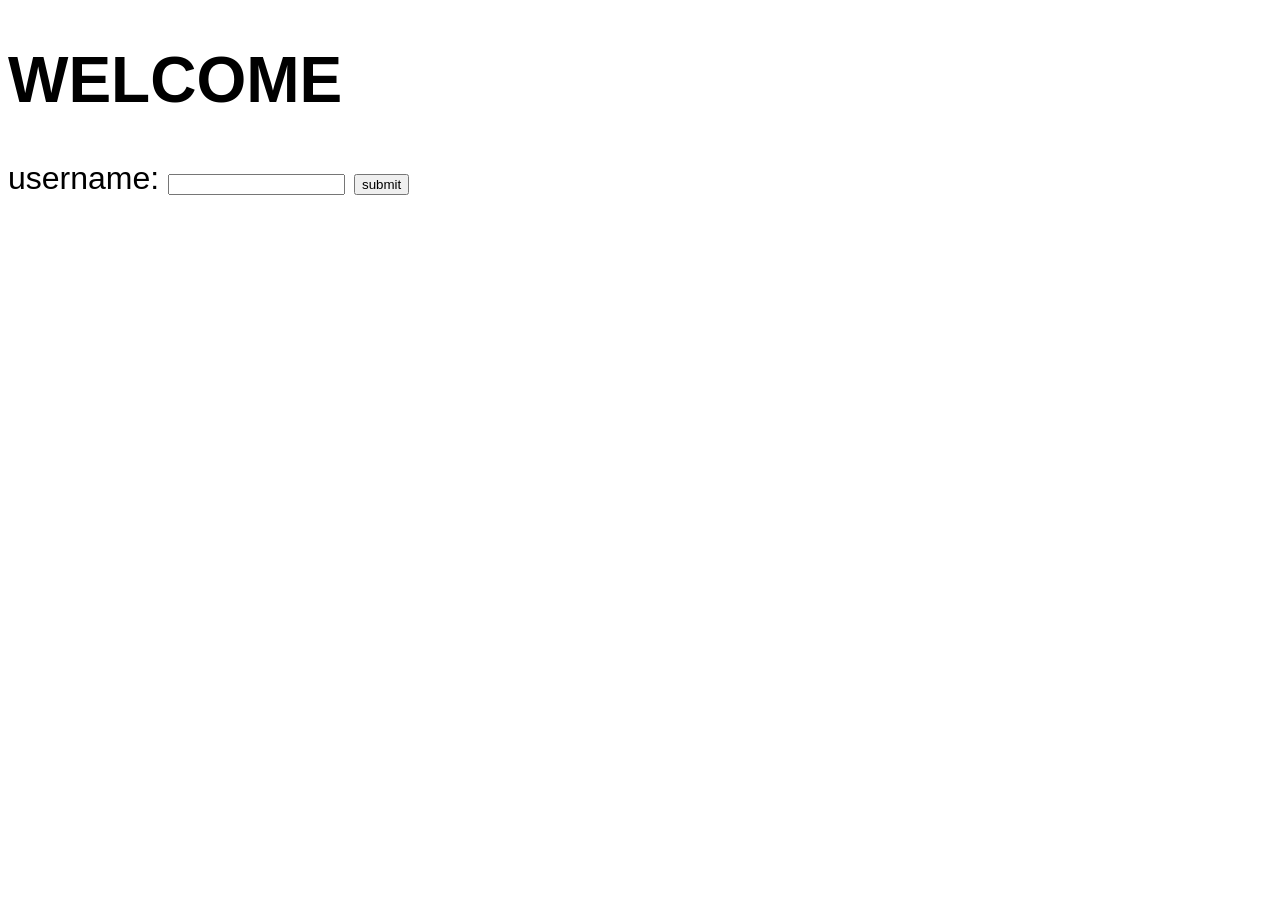
<file: index.html>
<!DOCTYPE html>
<html lang="en">
<head>
    <meta charset="UTF-8">
    <meta name="viewport" content="width=device-width, initial-scale=1.0">
    <title>MyWebsite</title>
    <link rel="stylesheet" href="style2.css">

</head>
<body>
    <h1 id="MyH1">WELCOME</h1>

    <label>username: </label>
    <input id="MyText">
    <button id="MySubmit">submit</button>
            
            
            <script src="index.js">  </script>   
</body>
</html>
</file>
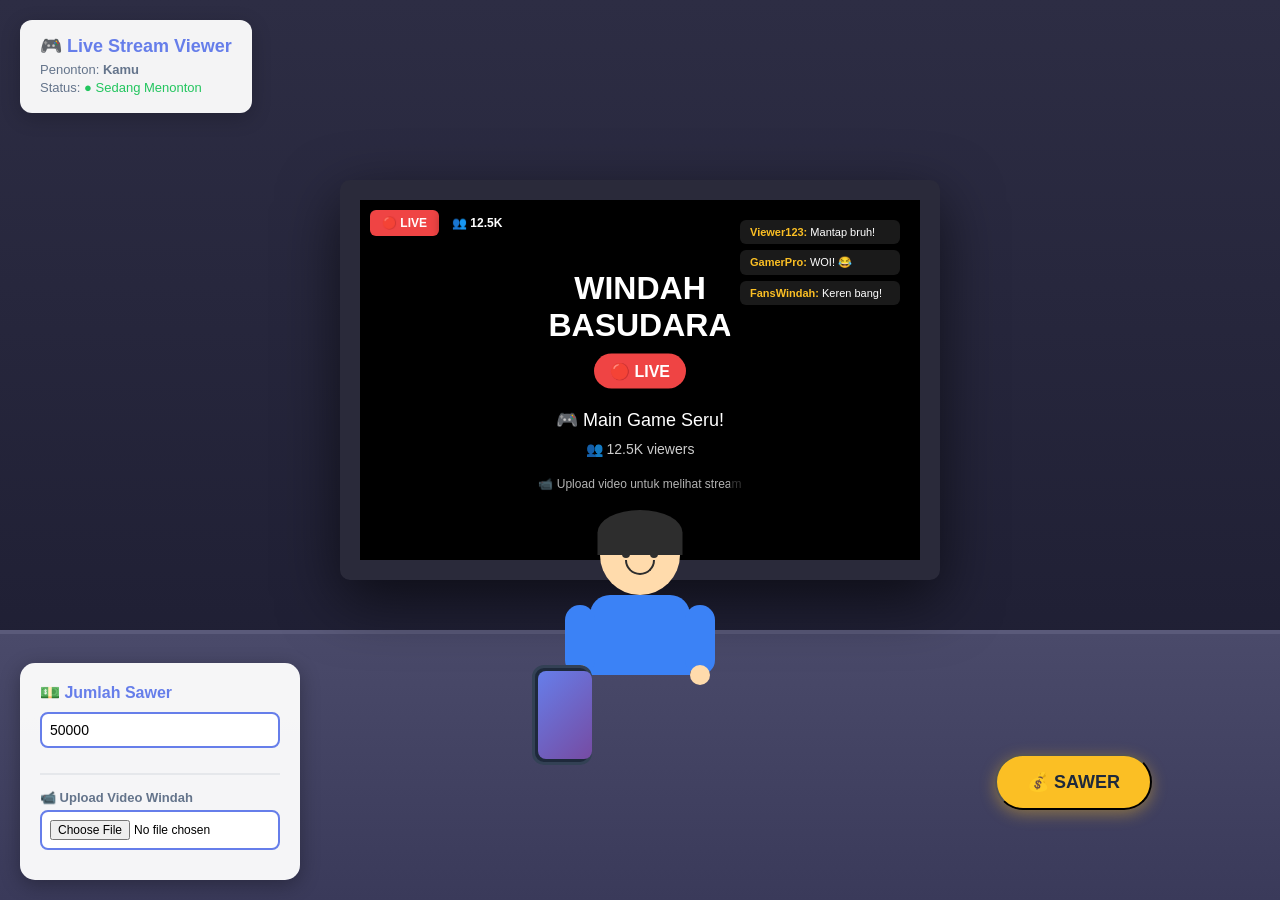
<file: animasi.html>
<!DOCTYPE html>
<html lang="id">
<head>
    <meta charset="UTF-8">
    <meta name="viewport" content="width=device-width, initial-scale=1.0">
    <title>Animasi Penonton Live Streaming Windah Basudara</title>
    <style>
        * {
            margin: 0;
            padding: 0;
            box-sizing: border-box;
        }

        body {
            font-family: 'Segoe UI', Tahoma, Geneva, Verdana, sans-serif;
            background: linear-gradient(135deg, #1e1e2e 0%, #2d2d44 100%);
            overflow: hidden;
            display: flex;
            justify-content: center;
            align-items: center;
            height: 100vh;
        }

        #animationContainer {
            width: 100%;
            height: 100%;
            position: relative;
            overflow: hidden;
        }

        /* Room Background */
        .room {
            position: absolute;
            width: 100%;
            height: 100%;
            background: linear-gradient(180deg, #2d2d44 0%, #1a1a2e 100%);
        }

        /* Desk */
        .desk {
            position: absolute;
            bottom: 0;
            left: 0;
            right: 0;
            height: 30%;
            background: linear-gradient(180deg, #4a4a6a 0%, #3a3a5a 100%);
            border-top: 4px solid #5a5a7a;
        }

        /* Monitor/Screen showing Windah stream */
        .monitor {
            position: absolute;
            top: 20%;
            left: 50%;
            transform: translateX(-50%);
            width: 600px;
            height: 400px;
            background: #000;
            border: 20px solid #2a2a3a;
            border-radius: 10px;
            box-shadow: 0 20px 60px rgba(0,0,0,0.6);
            overflow: hidden;
        }

        .screen {
            width: 100%;
            height: 100%;
            position: relative;
            background: #000;
            overflow: hidden;
        }

        /* Video container */
        .video-container {
            width: 100%;
            height: 100%;
            position: relative;
        }

        #streamVideo {
            width: 100%;
            height: 100%;
            object-fit: cover;
        }

        /* Windah streaming placeholder */
        .stream-content {
            position: absolute;
            top: 50%;
            left: 50%;
            transform: translate(-50%, -50%);
            text-align: center;
            color: white;
            z-index: 1;
            transition: opacity 0.3s;
        }

        .stream-content.hidden {
            opacity: 0;
            pointer-events: none;
        }

        .streamer-name {
            font-size: 32px;
            font-weight: bold;
            margin-bottom: 10px;
            text-shadow: 2px 2px 4px rgba(0,0,0,0.5);
        }

        .live-indicator {
            background: #ef4444;
            color: white;
            padding: 8px 16px;
            border-radius: 20px;
            display: inline-block;
            font-weight: bold;
            animation: pulse 2s infinite;
        }

        /* Live indicator on video */
        .live-badge {
            position: absolute;
            top: 10px;
            left: 10px;
            background: #ef4444;
            color: white;
            padding: 6px 12px;
            border-radius: 6px;
            font-weight: bold;
            font-size: 12px;
            z-index: 5;
            animation: pulse 2s infinite;
            box-shadow: 0 2px 8px rgba(0,0,0,0.3);
        }

        .viewer-count {
            position: absolute;
            top: 10px;
            left: 80px;
            background: rgba(0,0,0,0.7);
            color: white;
            padding: 6px 12px;
            border-radius: 6px;
            font-weight: bold;
            font-size: 12px;
            z-index: 5;
            box-shadow: 0 2px 8px rgba(0,0,0,0.3);
        }

        /* Chat overlay on stream */
        .chat-overlay {
            position: absolute;
            right: 10px;
            top: 10px;
            bottom: 60px;
            width: 180px;
            background: rgba(0,0,0,0.7);
            border-radius: 8px;
            padding: 10px;
            overflow: hidden;
            z-index: 5;
        }

        .chat-message {
            background: rgba(255,255,255,0.1);
            padding: 6px 10px;
            margin-bottom: 6px;
            border-radius: 6px;
            font-size: 11px;
            color: white;
            animation: slideInChat 0.3s ease;
        }

        @keyframes slideInChat {
            from { 
                opacity: 0;
                transform: translateX(20px);
            }
            to { 
                opacity: 1;
                transform: translateX(0);
            }
        }

        .chat-username {
            color: #fbbf24;
            font-weight: bold;
        }

        /* Person sitting */
        .person {
            position: absolute;
            bottom: 25%;
            left: 50%;
            transform: translateX(-50%);
            z-index: 10;
        }

        /* Head */
        .head {
            width: 80px;
            height: 80px;
            background: #ffdbac;
            border-radius: 50%;
            position: relative;
            margin: 0 auto;
            animation: headBob 3s ease-in-out infinite;
        }

        @keyframes headBob {
            0%, 100% { transform: translateY(0); }
            50% { transform: translateY(-5px); }
        }

        .hair {
            width: 85px;
            height: 45px;
            background: #2d2d2d;
            border-radius: 50% 50% 0 0;
            position: absolute;
            top: -5px;
            left: 50%;
            transform: translateX(-50%);
        }

        .eyes {
            position: absolute;
            top: 35px;
            left: 50%;
            transform: translateX(-50%);
            display: flex;
            gap: 20px;
        }

        .eye {
            width: 8px;
            height: 8px;
            background: #2d2d2d;
            border-radius: 50%;
            animation: blink 4s infinite;
        }

        @keyframes blink {
            0%, 96%, 100% { height: 8px; }
            98% { height: 2px; }
        }

        .smile {
            position: absolute;
            bottom: 20px;
            left: 50%;
            transform: translateX(-50%);
            width: 30px;
            height: 15px;
            border: 2px solid #2d2d2d;
            border-top: none;
            border-radius: 0 0 30px 30px;
            transition: all 0.3s;
        }

        /* Different expressions */
        .smile.happy {
            width: 35px;
            height: 18px;
            border-width: 3px;
        }

        .smile.excited {
            width: 40px;
            height: 20px;
            border-width: 3px;
            animation: smileWiggle 0.3s ease;
        }

        @keyframes smileWiggle {
            0%, 100% { transform: translateX(-50%) rotate(0deg); }
            25% { transform: translateX(-50%) rotate(-5deg); }
            75% { transform: translateX(-50%) rotate(5deg); }
        }

        .smile.laughing {
            width: 45px;
            height: 22px;
            border-width: 4px;
        }

        .smile.shocked {
            width: 20px;
            height: 20px;
            border-radius: 50%;
            border: 3px solid #2d2d2d;
            bottom: 22px;
        }

        .smile.sad {
            width: 30px;
            height: 15px;
            border-top: 2px solid #2d2d2d;
            border-bottom: none;
            border-radius: 30px 30px 0 0;
            bottom: 15px;
        }

        /* Eye expressions */
        .eyes.happy .eye {
            height: 3px;
            transform: rotate(-10deg);
        }

        .eyes.excited .eye {
            width: 12px;
            height: 12px;
            animation: eyesSparkle 0.5s ease;
        }

        @keyframes eyesSparkle {
            0%, 100% { transform: scale(1); }
            50% { transform: scale(1.3); }
        }

        .eyes.shocked .eye {
            width: 14px;
            height: 14px;
        }

        .eyes.sad .eye {
            height: 5px;
        }

        .eyes.laughing .eye {
            height: 2px;
            width: 12px;
        }

        /* Body */
        .body {
            width: 100px;
            height: 80px;
            background: #3b82f6;
            border-radius: 20px 20px 0 0;
            margin: 0 auto;
            position: relative;
        }

        /* Arms */
        .arm {
            width: 30px;
            height: 70px;
            background: #3b82f6;
            position: absolute;
            top: 10px;
            border-radius: 15px;
        }

        .arm-left {
            left: -25px;
            transform-origin: top center;
            animation: armMoveLeft 2s ease-in-out infinite;
        }

        .arm-right {
            right: -25px;
            transform-origin: top center;
            animation: armMoveRight 2s ease-in-out infinite;
        }

        @keyframes armMoveLeft {
            0%, 100% { transform: rotate(-10deg); }
            50% { transform: rotate(5deg); }
        }

        @keyframes armMoveRight {
            0%, 100% { transform: rotate(10deg); }
            50% { transform: rotate(-5deg); }
        }

        .hand {
            width: 20px;
            height: 20px;
            background: #ffdbac;
            border-radius: 50%;
            position: absolute;
            bottom: -10px;
            left: 50%;
            transform: translateX(-50%);
        }

        /* Phone in hand */
        .phone {
            position: absolute;
            bottom: 15%;
            left: 50%;
            transform: translateX(-180%);
            width: 60px;
            height: 100px;
            background: #1e293b;
            border: 3px solid #334155;
            border-radius: 12px;
            z-index: 15;
            animation: phoneFloat 3s ease-in-out infinite;
        }

        @keyframes phoneFloat {
            0%, 100% { transform: translateX(-180%) translateY(0); }
            50% { transform: translateX(-180%) translateY(-8px); }
        }

        .phone-screen {
            width: 54px;
            height: 88px;
            background: linear-gradient(135deg, #667eea 0%, #764ba2 100%);
            margin: 3px;
            border-radius: 8px;
            position: relative;
            overflow: hidden;
        }

        /* Sawer/Donation Animation */
        .sawer-button {
            position: absolute;
            bottom: 10%;
            right: 10%;
            background: #fbbf24;
            color: #1e293b;
            padding: 15px 30px;
            border-radius: 30px;
            font-weight: bold;
            font-size: 18px;
            cursor: pointer;
            box-shadow: 0 4px 15px rgba(251, 191, 36, 0.4);
            transition: all 0.3s;
            z-index: 100;
            animation: buttonPulse 2s infinite;
        }

        @keyframes buttonPulse {
            0%, 100% { transform: scale(1); }
            50% { transform: scale(1.05); }
        }

        .sawer-button:hover {
            transform: scale(1.1);
            box-shadow: 0 6px 20px rgba(251, 191, 36, 0.6);
        }

        /* Money flying animation */
        .money {
            position: absolute;
            font-size: 30px;
            pointer-events: none;
            z-index: 50;
            animation: moneyFly 2s ease-out forwards;
        }

        @keyframes moneyFly {
            0% {
                transform: translate(0, 0) rotate(0deg);
                opacity: 1;
            }
            100% {
                transform: translate(var(--tx), var(--ty)) rotate(720deg);
                opacity: 0;
            }
        }

        /* Notification popup */
        .notification {
            position: absolute;
            top: 15%;
            left: 50%;
            transform: translateX(-50%) translateY(-100px);
            background: linear-gradient(135deg, #fbbf24 0%, #f59e0b 100%);
            color: white;
            padding: 20px 40px;
            border-radius: 15px;
            font-weight: bold;
            font-size: 24px;
            box-shadow: 0 10px 30px rgba(0,0,0,0.4);
            opacity: 0;
            z-index: 1000;
            animation: notificationShow 3s ease forwards;
        }

        @keyframes notificationShow {
            0% {
                opacity: 0;
                transform: translateX(-50%) translateY(-100px) scale(0.5);
            }
            10%, 90% {
                opacity: 1;
                transform: translateX(-50%) translateY(0) scale(1);
            }
            100% {
                opacity: 0;
                transform: translateX(-50%) translateY(-100px) scale(0.5);
            }
        }

        .donation-amount {
            font-size: 36px;
            color: #fff;
            text-shadow: 2px 2px 4px rgba(0,0,0,0.3);
        }

        /* Confetti */
        .confetti {
            position: absolute;
            width: 10px;
            height: 10px;
            background: #fbbf24;
            animation: confettiFall 3s linear forwards;
        }

        @keyframes confettiFall {
            to {
                transform: translateY(100vh) rotate(720deg);
                opacity: 0;
            }
        }

        /* Excited reaction */
        .excited {
            animation: excitedJump 0.5s ease;
        }

        @keyframes excitedJump {
            0%, 100% { transform: translateX(-50%) translateY(0); }
            50% { transform: translateX(-50%) translateY(-30px); }
        }

        /* Hearts floating */
        .heart {
            position: absolute;
            font-size: 24px;
            animation: heartFloat 3s ease-out forwards;
            z-index: 20;
        }

        @keyframes heartFloat {
            0% {
                transform: translateY(0) scale(0);
                opacity: 1;
            }
            50% {
                transform: translateY(-100px) scale(1.2);
                opacity: 1;
            }
            100% {
                transform: translateY(-200px) scale(0.5);
                opacity: 0;
            }
        }

        /* Control Panel */
        .control-panel {
            position: absolute;
            bottom: 20px;
            left: 20px;
            background: rgba(255,255,255,0.95);
            padding: 20px;
            border-radius: 15px;
            box-shadow: 0 5px 20px rgba(0,0,0,0.3);
            z-index: 100;
            max-width: 280px;
        }

        .control-panel h3 {
            color: #667eea;
            margin-bottom: 10px;
            font-size: 16px;
        }

        .control-panel input[type="number"] {
            width: 100%;
            padding: 8px;
            margin-bottom: 10px;
            border: 2px solid #667eea;
            border-radius: 8px;
            font-size: 14px;
        }

        .control-panel input[type="file"] {
            width: 100%;
            padding: 8px;
            margin-bottom: 10px;
            border: 2px solid #667eea;
            border-radius: 8px;
            font-size: 12px;
            background: white;
        }

        .control-panel label {
            display: block;
            font-size: 13px;
            color: #64748b;
            margin-bottom: 5px;
            font-weight: 600;
        }

        .video-controls {
            margin-top: 15px;
            padding-top: 15px;
            border-top: 2px solid #e5e7eb;
        }

        .control-btn {
            width: 100%;
            padding: 8px;
            margin-top: 5px;
            border: none;
            border-radius: 8px;
            font-size: 13px;
            font-weight: bold;
            cursor: pointer;
            transition: all 0.2s;
        }

        .control-btn.play {
            background: #22c55e;
            color: white;
        }

        .control-btn.pause {
            background: #ef4444;
            color: white;
        }

        .control-btn:hover {
            transform: translateY(-2px);
            box-shadow: 0 4px 12px rgba(0,0,0,0.2);
        }

        .video-status {
            font-size: 12px;
            color: #22c55e;
            margin-top: 8px;
            font-weight: bold;
        }

        .info-box {
            position: absolute;
            top: 20px;
            left: 20px;
            background: rgba(255,255,255,0.95);
            padding: 15px 20px;
            border-radius: 12px;
            box-shadow: 0 5px 20px rgba(0,0,0,0.2);
            z-index: 100;
        }

        .info-box h2 {
            color: #667eea;
            margin-bottom: 5px;
            font-size: 18px;
        }

        .info-box p {
            color: #64748b;
            font-size: 13px;
            margin: 3px 0;
        }
    </style>
</head>
<body>
    <div id="animationContainer">
        <div class="room"></div>
        <div class="desk"></div>

        <!-- Info Box -->
        <div class="info-box">
            <h2>🎮 Live Stream Viewer</h2>
            <p>Penonton: <strong>Kamu</strong></p>
            <p>Status: <span style="color: #22c55e;">● Sedang Menonton</span></p>
        </div>

        <!-- Monitor showing stream -->
        <div class="monitor">
            <div class="screen">
                <!-- Video Container -->
                <div class="video-container">
                    <video id="streamVideo" loop muted playsinline></video>
                </div>

                <!-- Live Badge -->
                <div class="live-badge">🔴 LIVE</div>
                <div class="viewer-count">👥 12.5K</div>
                <div class="streamer-name-overlay">WINDAH BASUDARA</div>

                <!-- Placeholder content (shown when no video) -->
                <div class="stream-content" id="placeholder">
                    <div class="streamer-name">WINDAH BASUDARA</div>
                    <div class="live-indicator">🔴 LIVE</div>
                    <div style="margin-top: 20px; font-size: 18px;">
                        🎮 Main Game Seru!
                    </div>
                    <div style="margin-top: 10px; font-size: 14px; opacity: 0.8;">
                        👥 12.5K viewers
                    </div>
                    <div style="margin-top: 20px; font-size: 12px; opacity: 0.7;">
                        📹 Upload video untuk melihat stream
                    </div>
                </div>
                
                <!-- Chat overlay -->
                <div class="chat-overlay" id="chatBox">
                    <div class="chat-message">
                        <span class="chat-username">Viewer123:</span> Mantap bruh!
                    </div>
                    <div class="chat-message">
                        <span class="chat-username">GamerPro:</span> WOI! 😂
                    </div>
                    <div class="chat-message">
                        <span class="chat-username">FansWindah:</span> Keren bang!
                    </div>
                </div>
            </div>
        </div>

        <!-- Person watching -->
        <div class="person" id="person">
            <div class="head">
                <div class="hair"></div>
                <div class="eyes">
                    <div class="eye"></div>
                    <div class="eye"></div>
                </div>
                <div class="smile"></div>
            </div>
            <div class="body">
                <div class="arm arm-left">
                    <div class="hand"></div>
                </div>
                <div class="arm arm-right">
                    <div class="hand"></div>
                </div>
            </div>
        </div>

        <!-- Phone in hand -->
        <div class="phone">
            <div class="phone-screen"></div>
        </div>

        <!-- Sawer Button -->
        <button class="sawer-button" id="sawerBtn">💰 SAWER</button>

        <!-- Control Panel -->
        <div class="control-panel">
            <h3>💵 Jumlah Sawer</h3>
            <input type="number" id="sawerAmount" placeholder="Masukkan nominal" value="50000">
            
            <div class="video-controls">
                <label>📹 Upload Video Windah</label>
                <input type="file" id="videoInput" accept="video/*">
                <div id="videoStatus" class="video-status" style="display: none;">
                    ✅ Video dimuat!
                </div>
                <button class="control-btn play" id="playBtn" style="display: none;">
                    ▶️ Play Video
                </button>
                <button class="control-btn pause" id="pauseBtn" style="display: none;">
                    ⏸️ Pause Video
                </button>
            </div>
        </div>
    </div>

    <script>
        const sawerBtn = document.getElementById('sawerBtn');
        const person = document.getElementById('person');
        const animationContainer = document.getElementById('animationContainer');
        const sawerAmountInput = document.getElementById('sawerAmount');
        const chatBox = document.getElementById('chatBox');

        // Video elements
        const streamVideo = document.getElementById('streamVideo');
        const videoInput = document.getElementById('videoInput');
        const placeholder = document.getElementById('placeholder');
        const videoStatus = document.getElementById('videoStatus');
        const playBtn = document.getElementById('playBtn');
        const pauseBtn = document.getElementById('pauseBtn');

        let donationCount = 0;
        let videoLoaded = false;

        // Chat messages pool
        const chatMessages = [
            "Wowww sawerr! 🔥",
            "Sultan nih! 💰",
            "Makasih bang! ❤️",
            "Dermawan sekali! 🙏",
            "Pake duit orang tua! 😂",
            "Windah: Makasih ya bruh!",
            "Gila banyak amat! 🤑",
            "Baik banget! ✨",
            "Langsung masuk rekening! 💸"
        ];

        // Video Upload Handler
        videoInput.addEventListener('change', (e) => {
            const file = e.target.files[0];
            if (file) {
                const videoURL = URL.createObjectURL(file);
                streamVideo.src = videoURL;
                streamVideo.load();
                
                streamVideo.addEventListener('loadeddata', () => {
                    videoLoaded = true;
                    placeholder.classList.add('hidden');
                    videoStatus.style.display = 'block';
                    playBtn.style.display = 'block';
                    pauseBtn.style.display = 'block';
                    
                    // Auto play with sound
                    streamVideo.muted = false;
                    streamVideo.play();
                    
                    addChatMessage(false);
                    setTimeout(() => {
                        const msg = document.createElement('div');
                        msg.className = 'chat-message';
                        msg.innerHTML = '<span class="chat-username" style="color: #22c55e;">System:</span> Stream dimulai! 🎮';
                        chatBox.insertBefore(msg, chatBox.firstChild);
                    }, 500);
                });
            }
        });

        // Play button
        playBtn.addEventListener('click', () => {
            if (videoLoaded) {
                streamVideo.play();
            }
        });

        // Pause button
        pauseBtn.addEventListener('click', () => {
            if (videoLoaded) {
                streamVideo.pause();
            }
        });

        function addChatMessage(isCustom = false) {
            const message = document.createElement('div');
            message.className = 'chat-message';
            
            if (isCustom) {
                const amount = formatRupiah(sawerAmountInput.value);
                message.innerHTML = `<span class="chat-username" style="color: #fbbf24;">💰 SAWER!</span> ${amount}`;
            } else {
                const randomMsg = chatMessages[Math.floor(Math.random() * chatMessages.length)];
                const randomUser = 'Viewer' + Math.floor(Math.random() * 9999);
                message.innerHTML = `<span class="chat-username">${randomUser}:</span> ${randomMsg}`;
            }
            
            chatBox.insertBefore(message, chatBox.firstChild);
            
            // Keep only last 10 messages
            while (chatBox.children.length > 10) {
                chatBox.removeChild(chatBox.lastChild);
            }
        }

        // Random chat messages
        setInterval(() => {
            addChatMessage(false);
        }, 3000);

        function formatRupiah(angka) {
            return 'Rp ' + parseInt(angka).toLocaleString('id-ID');
        }

        function createMoney() {
            const money = document.createElement('div');
            money.className = 'money';
            money.textContent = '💸';
            
            // Start position (from person to monitor)
            const startX = window.innerWidth / 2;
            const startY = window.innerHeight * 0.6;
            
            money.style.left = startX + 'px';
            money.style.top = startY + 'px';
            
            // Random end position (toward monitor)
            const endX = (Math.random() - 0.5) * 400;
            const endY = -300 - Math.random() * 200;
            
            money.style.setProperty('--tx', endX + 'px');
            money.style.setProperty('--ty', endY + 'px');
            
            animationContainer.appendChild(money);
            
            setTimeout(() => {
                money.remove();
            }, 2000);
        }

        function createConfetti() {
            const colors = ['#fbbf24', '#f59e0b', '#ef4444', '#3b82f6', '#8b5cf6', '#ec4899'];
            
            for (let i = 0; i < 30; i++) {
                setTimeout(() => {
                    const confetti = document.createElement('div');
                    confetti.className = 'confetti';
                    confetti.style.left = Math.random() * 100 + '%';
                    confetti.style.top = '-10px';
                    confetti.style.background = colors[Math.floor(Math.random() * colors.length)];
                    confetti.style.animationDelay = Math.random() * 0.5 + 's';
                    
                    animationContainer.appendChild(confetti);
                    
                    setTimeout(() => {
                        confetti.remove();
                    }, 3000);
                }, i * 50);
            }
        }

        function createHeart() {
            const heart = document.createElement('div');
            heart.className = 'heart';
            heart.textContent = '❤️';
            
            const startX = window.innerWidth / 2 + (Math.random() - 0.5) * 100;
            const startY = window.innerHeight * 0.6;
            
            heart.style.left = startX + 'px';
            heart.style.top = startY + 'px';
            
            animationContainer.appendChild(heart);
            
            setTimeout(() => {
                heart.remove();
            }, 3000);
        }

        function showNotification() {
            const notification = document.createElement('div');
            notification.className = 'notification';
            
            const amount = formatRupiah(sawerAmountInput.value);
            
            notification.innerHTML = `
                <div>💰 SAWER DITERIMA! 💰</div>
                <div class="donation-amount">${amount}</div>
                <div style="font-size: 16px; margin-top: 10px;">Terima kasih atas dukungannya! 🙏</div>
            `;
            
            animationContainer.appendChild(notification);
            
            setTimeout(() => {
                notification.remove();
            }, 3000);
        }

        function donateMoney() {
            donationCount++;
            
            // Person excited animation
            person.classList.add('excited');
            setTimeout(() => {
                person.classList.remove('excited');
            }, 500);
            
            // Create flying money
            for (let i = 0; i < 5; i++) {
                setTimeout(() => {
                    createMoney();
                }, i * 100);
            }
            
            // Create hearts
            for (let i = 0; i < 3; i++) {
                setTimeout(() => {
                    createHeart();
                }, i * 200);
            }
            
            // Show notification
            showNotification();
            
            // Create confetti
            createConfetti();
            
            // Add custom chat message
            setTimeout(() => {
                addChatMessage(true);
            }, 500);
            
            // Random reactions in chat
            setTimeout(() => {
                addChatMessage(false);
            }, 1000);
            
            setTimeout(() => {
                addChatMessage(false);
            }, 1500);
        }

        sawerBtn.addEventListener('click', donateMoney);

        // Keyboard shortcut
        document.addEventListener('keydown', (e) => {
            if (e.key === 'Enter' || e.key === ' ') {
                e.preventDefault();
                donateMoney();
            }
        });
    </script>
</body>
</html>
</file>
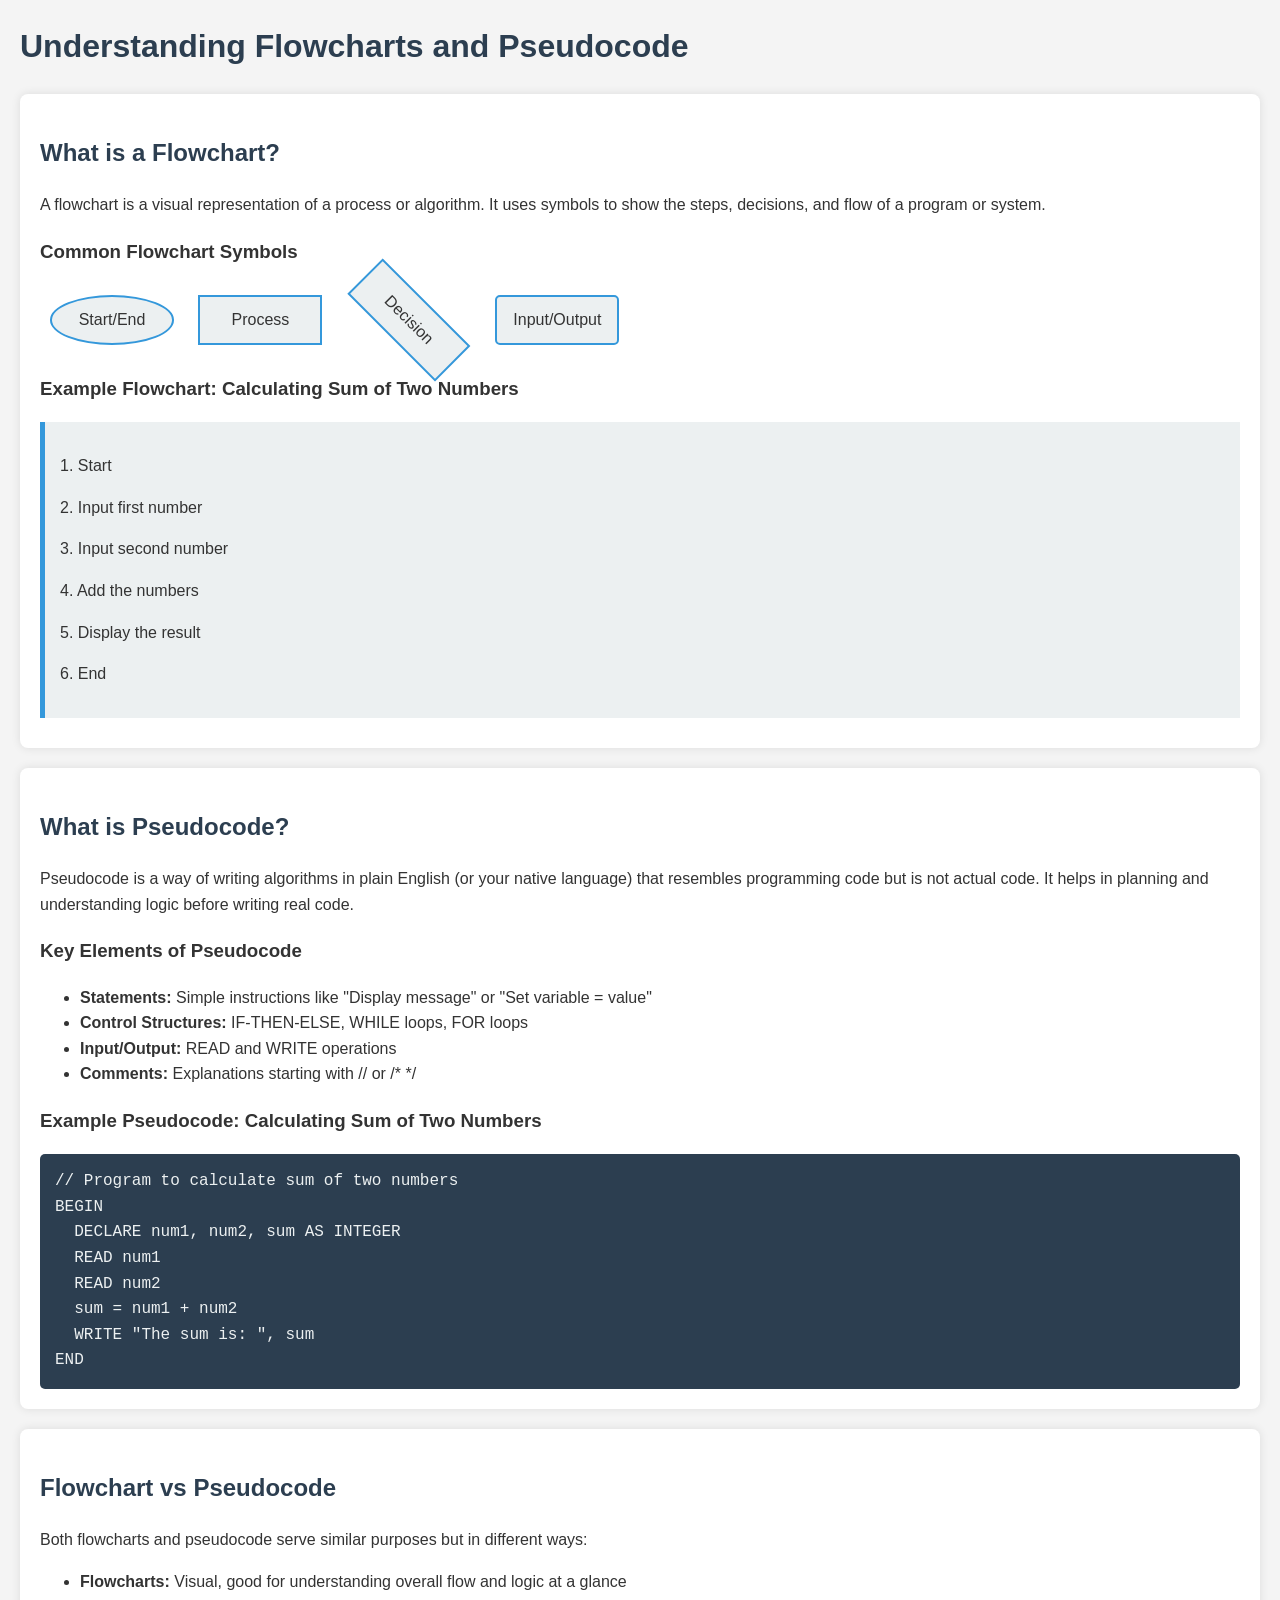
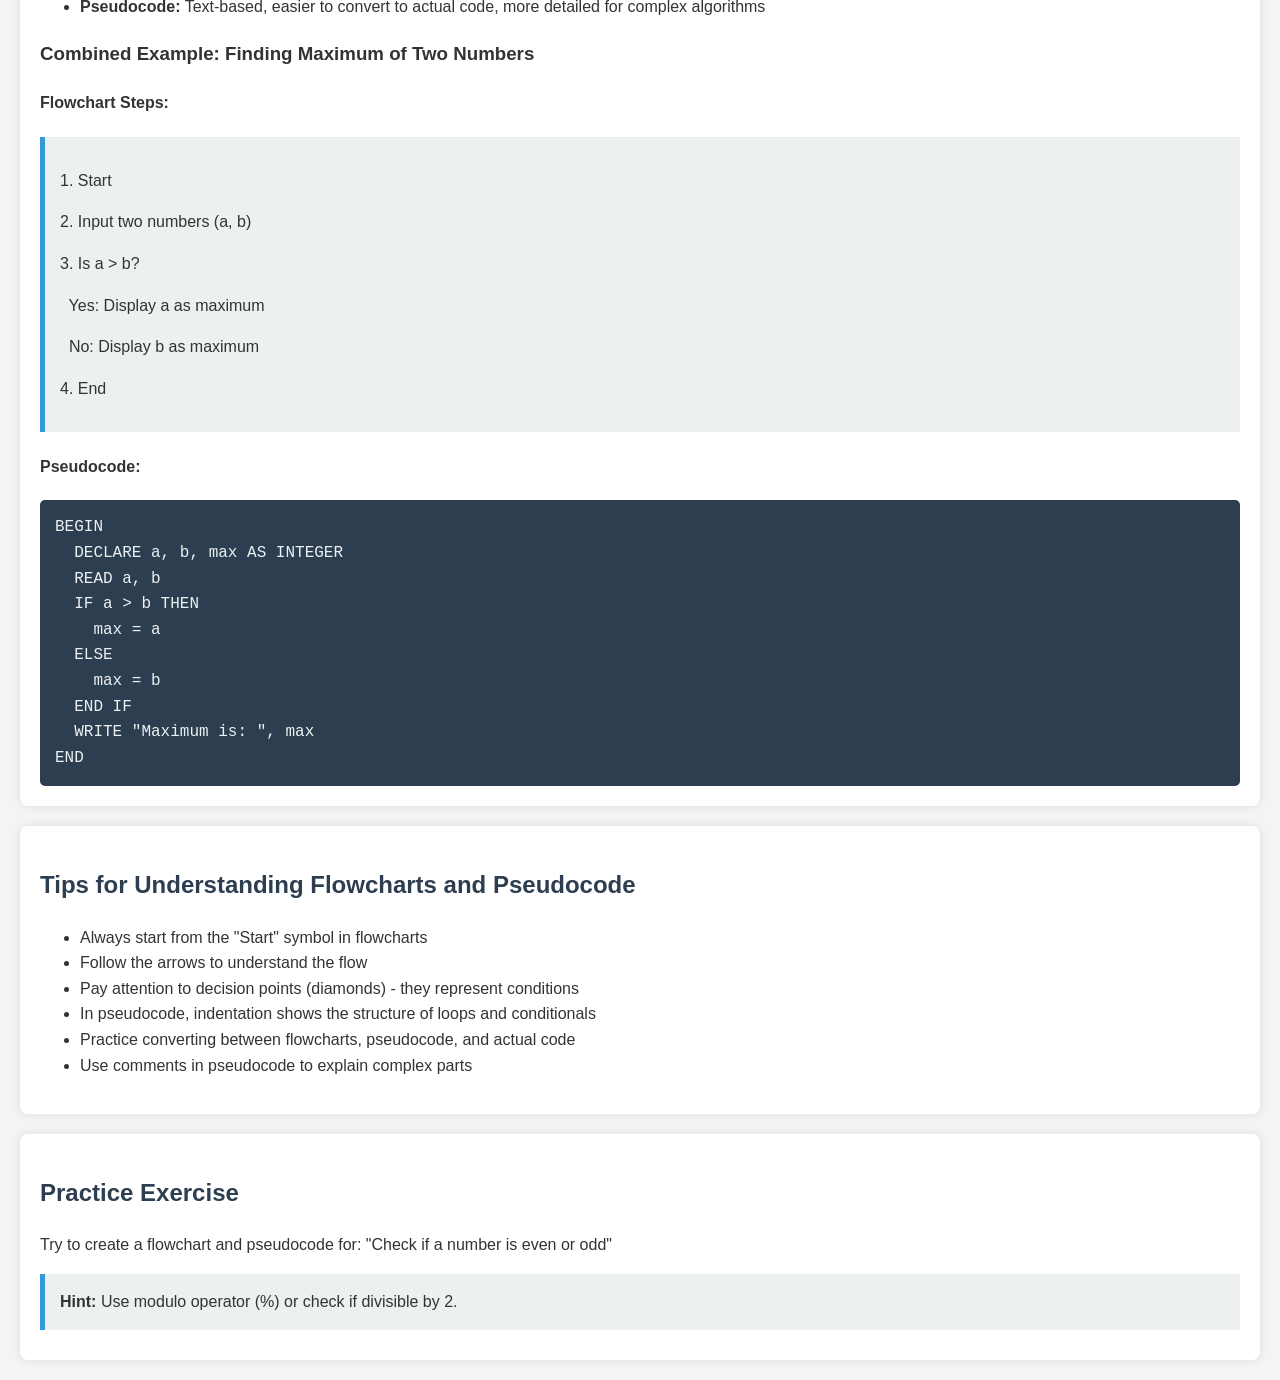
<file: flowchart_pseudocode_tutorial.html>
<!DOCTYPE html>
<html lang="en">
<head>
    <meta charset="UTF-8">
    <meta name="viewport" content="width=device-width, initial-scale=1.0">
    <title>Flowchart and Pseudocode Tutorial</title>
    <style>
        body {
            font-family: Arial, sans-serif;
            line-height: 1.6;
            margin: 20px;
            background-color: #f4f4f4;
            color: #333;
        }
        h1, h2 {
            color: #2c3e50;
        }
        .section {
            background-color: white;
            padding: 20px;
            margin-bottom: 20px;
            border-radius: 8px;
            box-shadow: 0 0 10px rgba(0,0,0,0.1);
        }
        .flowchart-symbol {
            display: inline-block;
            margin: 10px;
            padding: 10px;
            border: 2px solid #3498db;
            border-radius: 5px;
            background-color: #ecf0f1;
            text-align: center;
            min-width: 100px;
        }
        .flowchart-symbol.start {
            border-radius: 50%;
        }
        .flowchart-symbol.process {
            border-radius: 0;
        }
        .flowchart-symbol.decision {
            border-radius: 0;
            transform: rotate(45deg);
        }
        .pseudocode {
            background-color: #2c3e50;
            color: #ecf0f1;
            padding: 15px;
            border-radius: 5px;
            font-family: 'Courier New', monospace;
            overflow-x: auto;
        }
        .example {
            background-color: #ecf0f1;
            padding: 15px;
            border-left: 5px solid #3498db;
            margin: 10px 0;
        }
        .highlight {
            background-color: #f39c12;
            padding: 2px 5px;
            border-radius: 3px;
        }
    </style>
</head>
<body>
    <h1>Understanding Flowcharts and Pseudocode</h1>

    <div class="section">
        <h2>What is a Flowchart?</h2>
        <p>A flowchart is a visual representation of a process or algorithm. It uses symbols to show the steps, decisions, and flow of a program or system.</p>

        <h3>Common Flowchart Symbols</h3>
        <div class="flowchart-symbol start">Start/End</div>
        <div class="flowchart-symbol process">Process</div>
        <div class="flowchart-symbol decision">Decision</div>
        <div class="flowchart-symbol">Input/Output</div>

        <h3>Example Flowchart: Calculating Sum of Two Numbers</h3>
        <div class="example">
            <p>1. Start</p>
            <p>2. Input first number</p>
            <p>3. Input second number</p>
            <p>4. Add the numbers</p>
            <p>5. Display the result</p>
            <p>6. End</p>
        </div>
    </div>

    <div class="section">
        <h2>What is Pseudocode?</h2>
        <p>Pseudocode is a way of writing algorithms in plain English (or your native language) that resembles programming code but is not actual code. It helps in planning and understanding logic before writing real code.</p>

        <h3>Key Elements of Pseudocode</h3>
        <ul>
            <li><strong>Statements:</strong> Simple instructions like "Display message" or "Set variable = value"</li>
            <li><strong>Control Structures:</strong> IF-THEN-ELSE, WHILE loops, FOR loops</li>
            <li><strong>Input/Output:</strong> READ and WRITE operations</li>
            <li><strong>Comments:</strong> Explanations starting with // or /* */</li>
        </ul>

        <h3>Example Pseudocode: Calculating Sum of Two Numbers</h3>
        <div class="pseudocode">
            // Program to calculate sum of two numbers<br>
            BEGIN<br>
            &nbsp;&nbsp;DECLARE num1, num2, sum AS INTEGER<br>
            &nbsp;&nbsp;READ num1<br>
            &nbsp;&nbsp;READ num2<br>
            &nbsp;&nbsp;sum = num1 + num2<br>
            &nbsp;&nbsp;WRITE "The sum is: ", sum<br>
            END
        </div>
    </div>

    <div class="section">
        <h2>Flowchart vs Pseudocode</h2>
        <p>Both flowcharts and pseudocode serve similar purposes but in different ways:</p>
        <ul>
            <li><strong>Flowcharts:</strong> Visual, good for understanding overall flow and logic at a glance</li>
            <li><strong>Pseudocode:</strong> Text-based, easier to convert to actual code, more detailed for complex algorithms</li>
        </ul>

        <h3>Combined Example: Finding Maximum of Two Numbers</h3>
        <h4>Flowchart Steps:</h4>
        <div class="example">
            <p>1. Start</p>
            <p>2. Input two numbers (a, b)</p>
            <p>3. Is a > b?</p>
            <p>&nbsp;&nbsp;Yes: Display a as maximum</p>
            <p>&nbsp;&nbsp;No: Display b as maximum</p>
            <p>4. End</p>
        </div>

        <h4>Pseudocode:</h4>
        <div class="pseudocode">
            BEGIN<br>
            &nbsp;&nbsp;DECLARE a, b, max AS INTEGER<br>
            &nbsp;&nbsp;READ a, b<br>
            &nbsp;&nbsp;IF a > b THEN<br>
            &nbsp;&nbsp;&nbsp;&nbsp;max = a<br>
            &nbsp;&nbsp;ELSE<br>
            &nbsp;&nbsp;&nbsp;&nbsp;max = b<br>
            &nbsp;&nbsp;END IF<br>
            &nbsp;&nbsp;WRITE "Maximum is: ", max<br>
            END
        </div>
    </div>

    <div class="section">
        <h2>Tips for Understanding Flowcharts and Pseudocode</h2>
        <ul>
            <li>Always start from the "Start" symbol in flowcharts</li>
            <li>Follow the arrows to understand the flow</li>
            <li>Pay attention to decision points (diamonds) - they represent conditions</li>
            <li>In pseudocode, indentation shows the structure of loops and conditionals</li>
            <li>Practice converting between flowcharts, pseudocode, and actual code</li>
            <li>Use comments in pseudocode to explain complex parts</li>
        </ul>
    </div>

    <div class="section">
        <h2>Practice Exercise</h2>
        <p>Try to create a flowchart and pseudocode for: "Check if a number is even or odd"</p>
        <div class="example">
            <strong>Hint:</strong> Use modulo operator (%) or check if divisible by 2.
        </div>
    </div>
</body>
</html>
</file>
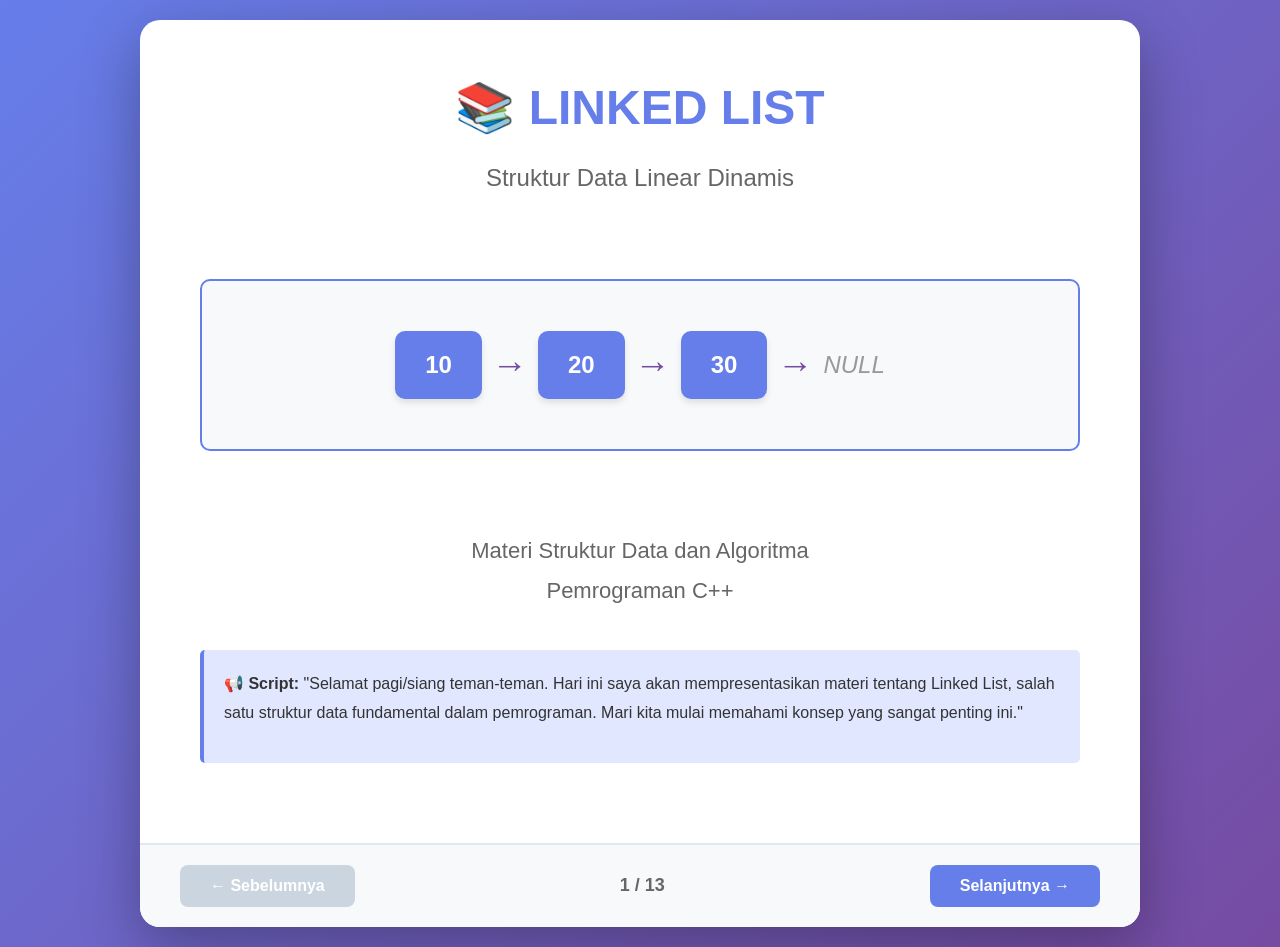
<file: presentasi.html>
<!DOCTYPE html>
<html lang="id">
<head>
    <meta charset="UTF-8">
    <meta name="viewport" content="width=device-width, initial-scale=1.0">
    <title>Linked List - Presentasi</title>
    <style>
        * {
            margin: 0;
            padding: 0;
            box-sizing: border-box;
        }

        body {
            font-family: 'Segoe UI', Tahoma, Geneva, Verdana, sans-serif;
            background: linear-gradient(135deg, #667eea 0%, #764ba2 100%);
            display: flex;
            justify-content: center;
            align-items: center;
            min-height: 100vh;
            padding: 20px;
        }

        .presentation-container {
            width: 100%;
            max-width: 1000px;
            background: white;
            border-radius: 20px;
            box-shadow: 0 20px 60px rgba(0,0,0,0.3);
            overflow: hidden;
        }

        .slide {
            display: none;
            min-height: 600px;
            padding: 60px;
            position: relative;
        }

        .slide.active {
            display: block;
            animation: slideIn 0.5s ease-out;
        }

        @keyframes slideIn {
            from {
                opacity: 0;
                transform: translateX(50px);
            }
            to {
                opacity: 1;
                transform: translateX(0);
            }
        }

        h1 {
            color: #667eea;
            font-size: 48px;
            margin-bottom: 20px;
            text-align: center;
        }

        h2 {
            color: #667eea;
            font-size: 36px;
            margin-bottom: 30px;
            border-bottom: 3px solid #667eea;
            padding-bottom: 10px;
        }

        h3 {
            color: #764ba2;
            font-size: 24px;
            margin: 20px 0 10px 0;
        }

        p, li {
            font-size: 20px;
            line-height: 1.8;
            color: #333;
            margin-bottom: 15px;
        }

        ul {
            margin-left: 30px;
        }

        .subtitle {
            text-align: center;
            font-size: 24px;
            color: #666;
            margin-top: 20px;
        }

        .visual-box {
            background: #f8f9fa;
            border: 2px solid #667eea;
            border-radius: 10px;
            padding: 30px;
            margin: 20px 0;
            text-align: center;
        }

        .node-demo {
            display: inline-flex;
            align-items: center;
            gap: 10px;
            margin: 20px;
        }

        .node {
            background: #667eea;
            color: white;
            padding: 20px 30px;
            border-radius: 10px;
            font-weight: bold;
            font-size: 24px;
            box-shadow: 0 4px 6px rgba(0,0,0,0.1);
        }

        .arrow {
            font-size: 36px;
            color: #764ba2;
            font-weight: bold;
        }

        .null {
            color: #999;
            font-size: 24px;
            font-style: italic;
        }

        .code-box {
            background: #2d3748;
            color: #68d391;
            padding: 25px;
            border-radius: 10px;
            font-family: 'Courier New', monospace;
            font-size: 16px;
            line-height: 1.6;
            overflow-x: auto;
            margin: 20px 0;
        }

        .comparison-table {
            width: 100%;
            border-collapse: collapse;
            margin: 20px 0;
            font-size: 18px;
        }

        .comparison-table th {
            background: #667eea;
            color: white;
            padding: 15px;
            text-align: left;
        }

        .comparison-table td {
            padding: 15px;
            border-bottom: 1px solid #ddd;
        }

        .comparison-table tr:nth-child(even) {
            background: #f8f9fa;
        }

        .advantage {
            color: #48bb78;
            font-weight: bold;
        }

        .disadvantage {
            color: #f56565;
            font-weight: bold;
        }

        .controls {
            display: flex;
            justify-content: space-between;
            align-items: center;
            padding: 20px 40px;
            background: #f8f9fa;
            border-top: 2px solid #e2e8f0;
        }

        button {
            background: #667eea;
            color: white;
            border: none;
            padding: 12px 30px;
            border-radius: 8px;
            font-size: 16px;
            cursor: pointer;
            transition: all 0.3s;
            font-weight: bold;
        }

        button:hover {
            background: #764ba2;
            transform: translateY(-2px);
            box-shadow: 0 4px 8px rgba(0,0,0,0.2);
        }

        button:disabled {
            background: #cbd5e0;
            cursor: not-allowed;
            transform: none;
        }

        .slide-number {
            color: #666;
            font-size: 18px;
            font-weight: bold;
        }

        .highlight {
            background: #fef3c7;
            padding: 3px 8px;
            border-radius: 4px;
            font-weight: bold;
        }

        .example-box {
            background: #e6fffa;
            border-left: 4px solid #38b2ac;
            padding: 20px;
            margin: 20px 0;
            border-radius: 5px;
        }

        .grid-2 {
            display: grid;
            grid-template-columns: 1fr 1fr;
            gap: 30px;
            margin: 20px 0;
        }

        .card {
            background: white;
            border: 2px solid #667eea;
            border-radius: 10px;
            padding: 20px;
            box-shadow: 0 2px 4px rgba(0,0,0,0.1);
        }
    </style>
</head>
<body>
    <div class="presentation-container">
        <!-- Slide 1: Cover -->
        <div class="slide active">
            <h1>📚 LINKED LIST</h1>
            <p class="subtitle">Struktur Data Linear Dinamis</p>
            <div class="visual-box" style="margin-top: 80px;">
                <div class="node-demo">
                    <div class="node">10</div>
                    <div class="arrow">→</div>
                    <div class="node">20</div>
                    <div class="arrow">→</div>
                    <div class="node">30</div>
                    <div class="arrow">→</div>
                    <div class="null">NULL</div>
                </div>
            </div>
            <p style="text-align: center; margin-top: 80px; font-size: 22px; color: #666;">
                Materi Struktur Data dan Algoritma<br>
                Pemrograman C++
            </p>
            <div class="example-box" style="margin-top: 40px; background: #e0e7ff; border-color: #667eea;">
                <p style="font-size: 16px; line-height: 1.8;"><strong>📢 Script:</strong> "Selamat pagi/siang teman-teman. Hari ini saya akan mempresentasikan materi tentang Linked List, salah satu struktur data fundamental dalam pemrograman. Mari kita mulai memahami konsep yang sangat penting ini."</p>
            </div>
        </div>

        <!-- Slide 2: Apa itu Linked List -->
        <div class="slide">
            <h2>🤔 Apa itu Linked List?</h2>
            <p><strong>Linked List</strong> adalah struktur data linear yang terdiri dari node-node yang saling terhubung melalui pointer.</p>
            
            <h3>Karakteristik Utama:</h3>
            <ul>
                <li>Setiap node menyimpan <span class="highlight">data</span> dan <span class="highlight">pointer</span> ke node berikutnya</li>
                <li>Ukuran <strong>dinamis</strong> - bisa bertambah/berkurang saat runtime</li>
                <li>Tidak memerlukan memory yang berurutan</li>
                <li>Node pertama disebut <span class="highlight">HEAD</span></li>
                <li>Node terakhir menunjuk ke <span class="highlight">NULL</span></li>
            </ul>

            <div class="visual-box" style="margin-top: 40px;">
                <p style="margin-bottom: 20px; font-weight: bold; color: #667eea;">Visualisasi Linked List:</p>
                <div class="node-demo">
                    <div style="text-align: center;">
                        <div class="node">5</div>
                        <p style="margin-top: 10px; font-size: 14px;">HEAD</p>
                    </div>
                    <div class="arrow">→</div>
                    <div class="node">12</div>
                    <div class="arrow">→</div>
                    <div class="node">8</div>
                    <div class="arrow">→</div>
                    <div class="node">25</div>
                    <div class="arrow">→</div>
                    <div class="null">NULL</div>
                </div>
            </div>
            <div class="example-box" style="margin-top: 20px; background: #e0e7ff; border-color: #667eea;">
                <p style="font-size: 16px; line-height: 1.8;"><strong>📢 Script:</strong> "Jadi apa sebenarnya linked list itu? Linked list adalah struktur data linear yang tersusun dari node-node yang saling terhubung menggunakan pointer. Berbeda dengan array, linked list memiliki ukuran yang dinamis dan flexibel. Perhatikan visualisasi di layar, setiap kotak adalah node yang berisi data, dan panah menunjukkan pointer yang menghubungkan ke node berikutnya. Node pertama disebut HEAD, dan node terakhir selalu menunjuk ke NULL sebagai penanda akhir list."</p>
            </div>
        </div>

        <!-- Slide 3: Struktur Node -->
        <div class="slide">
            <h2>🔧 Struktur Node dalam C++</h2>
            
            <p>Node adalah building block dari linked list. Setiap node memiliki 2 komponen:</p>
            
            <div class="grid-2">
                <div class="card">
                    <h3>1️⃣ Data</h3>
                    <p>Menyimpan nilai/informasi</p>
                </div>
                <div class="card">
                    <h3>2️⃣ Pointer Next</h3>
                    <p>Menunjuk ke node berikutnya</p>
                </div>
            </div>

            <div class="code-box">
struct Node {<br>
&nbsp;&nbsp;&nbsp;&nbsp;int data;&nbsp;&nbsp;&nbsp;&nbsp;&nbsp;&nbsp;&nbsp;// Menyimpan nilai<br>
&nbsp;&nbsp;&nbsp;&nbsp;Node* next;&nbsp;&nbsp;&nbsp;&nbsp;&nbsp;// Pointer ke node berikutnya<br>
};
            </div>

            <div class="example-box">
                <h3>💡 Contoh Membuat Node:</h3>
                <div class="code-box">
// Membuat node baru<br>
Node* newNode = new Node();<br>
newNode->data = 10;<br>
newNode->next = nullptr;
                </div>
            </div>
            <div class="example-box" style="margin-top: 20px; background: #e0e7ff; border-color: #667eea;">
                <p style="font-size: 16px; line-height: 1.8;"><strong>📢 Script:</strong> "Sekarang mari kita lihat bagaimana struktur node dalam C++. Node adalah komponen dasar dari linked list, seperti batu bata dalam sebuah bangunan. Setiap node memiliki dua bagian penting: pertama, variabel data yang menyimpan nilai, dan kedua, pointer next yang menunjuk ke node berikutnya. Perhatikan contoh kode di layar - inilah cara kita mendefinisikan dan membuat node baru dalam C++. Cukup sederhana bukan?"</p>
            </div>
        </div>

        <!-- Slide 4: Jenis-jenis Linked List -->
        <div class="slide">
            <h2>📋 Jenis-Jenis Linked List</h2>
            
            <h3>1. Singly Linked List</h3>
            <p>Setiap node hanya punya pointer ke node berikutnya</p>
            <div class="visual-box">
                <div class="node-demo">
                    <div class="node">A</div>
                    <div class="arrow">→</div>
                    <div class="node">B</div>
                    <div class="arrow">→</div>
                    <div class="node">C</div>
                    <div class="arrow">→</div>
                    <div class="null">NULL</div>
                </div>
            </div>

            <h3>2. Doubly Linked List</h3>
            <p>Setiap node punya pointer ke node berikutnya DAN sebelumnya</p>
            <div class="visual-box">
                <div class="node-demo">
                    <div class="null">NULL</div>
                    <div class="arrow">←</div>
                    <div class="node">A</div>
                    <div class="arrow">⇄</div>
                    <div class="node">B</div>
                    <div class="arrow">⇄</div>
                    <div class="node">C</div>
                    <div class="arrow">→</div>
                    <div class="null">NULL</div>
                </div>
            </div>

            <h3>3. Circular Linked List</h3>
            <p>Node terakhir menunjuk kembali ke node pertama</p>
            <div class="visual-box">
                <div class="node-demo">
                    <div class="node">A</div>
                    <div class="arrow">→</div>
                    <div class="node">B</div>
                    <div class="arrow">→</div>
                    <div class="node">C</div>
                    <div class="arrow">↻</div>
                </div>
            </div>
            <div class="example-box" style="margin-top: 20px; background: #e0e7ff; border-color: #667eea;">
                <p style="font-size: 16px; line-height: 1.8;"><strong>📢 Script:</strong> "Linked list memiliki tiga jenis utama. Pertama, Singly Linked List - yang paling sederhana, dimana setiap node hanya memiliki pointer ke depan. Kedua, Doubly Linked List - lebih kompleks karena setiap node punya dua pointer, bisa bergerak maju dan mundur. Ketiga, Circular Linked List - dimana node terakhir menunjuk kembali ke node pertama, membentuk sebuah lingkaran. Masing-masing jenis punya kegunaan dan kelebihan tersendiri."</p>
            </div>
        </div>

        <!-- Slide 5: Operasi Insert -->
        <div class="slide">
            <h2>➕ Operasi INSERT</h2>
            
            <h3>1. Insert di Awal (Head)</h3>
            <div class="code-box">
void insertAtHead(Node*& head, int value) {<br>
&nbsp;&nbsp;&nbsp;&nbsp;Node* newNode = new Node();<br>
&nbsp;&nbsp;&nbsp;&nbsp;newNode->data = value;<br>
&nbsp;&nbsp;&nbsp;&nbsp;newNode->next = head;<br>
&nbsp;&nbsp;&nbsp;&nbsp;head = newNode;<br>
}<br>
// Time Complexity: O(1)
            </div>

            <h3>2. Insert di Akhir (Tail)</h3>
            <div class="code-box">
void insertAtTail(Node*& head, int value) {<br>
&nbsp;&nbsp;&nbsp;&nbsp;Node* newNode = new Node();<br>
&nbsp;&nbsp;&nbsp;&nbsp;newNode->data = value;<br>
&nbsp;&nbsp;&nbsp;&nbsp;newNode->next = nullptr;<br>
&nbsp;&nbsp;&nbsp;&nbsp;<br>
&nbsp;&nbsp;&nbsp;&nbsp;if (head == nullptr) {<br>
&nbsp;&nbsp;&nbsp;&nbsp;&nbsp;&nbsp;&nbsp;&nbsp;head = newNode;<br>
&nbsp;&nbsp;&nbsp;&nbsp;&nbsp;&nbsp;&nbsp;&nbsp;return;<br>
&nbsp;&nbsp;&nbsp;&nbsp;}<br>
&nbsp;&nbsp;&nbsp;&nbsp;<br>
&nbsp;&nbsp;&nbsp;&nbsp;Node* temp = head;<br>
&nbsp;&nbsp;&nbsp;&nbsp;while (temp->next != nullptr)<br>
&nbsp;&nbsp;&nbsp;&nbsp;&nbsp;&nbsp;&nbsp;&nbsp;temp = temp->next;<br>
&nbsp;&nbsp;&nbsp;&nbsp;temp->next = newNode;<br>
}<br>
// Time Complexity: O(n)
            </div>
            <div class="example-box" style="background: #e0e7ff; border-color: #667eea;">
                <p style="font-size: 16px; line-height: 1.8;"><strong>📢 Script:</strong> "Mari kita bahas operasi paling dasar: INSERT atau menambah data. Ada dua cara utama. Pertama, insert di awal atau head - ini sangat efisien dengan kompleksitas O(1) karena kita hanya perlu membuat node baru dan menghubungkannya ke head lama. Kedua, insert di akhir atau tail - ini membutuhkan waktu O(n) karena kita harus traversal dari head sampai node terakhir. Perhatikan perbedaan kode keduanya di layar."</p>
            </div>
        </div>

        <!-- Slide 6: Operasi Delete -->
        <div class="slide">
            <h2>➖ Operasi DELETE</h2>
            
            <h3>1. Delete dari Awal</h3>
            <div class="code-box">
void deleteFromHead(Node*& head) {<br>
&nbsp;&nbsp;&nbsp;&nbsp;if (head == nullptr) return;<br>
&nbsp;&nbsp;&nbsp;&nbsp;<br>
&nbsp;&nbsp;&nbsp;&nbsp;Node* temp = head;<br>
&nbsp;&nbsp;&nbsp;&nbsp;head = head->next;<br>
&nbsp;&nbsp;&nbsp;&nbsp;delete temp;<br>
}<br>
// Time Complexity: O(1)
            </div>

            <h3>2. Delete by Value</h3>
            <div class="code-box">
void deleteByValue(Node*& head, int value) {<br>
&nbsp;&nbsp;&nbsp;&nbsp;if (head == nullptr) return;<br>
&nbsp;&nbsp;&nbsp;&nbsp;<br>
&nbsp;&nbsp;&nbsp;&nbsp;if (head->data == value) {<br>
&nbsp;&nbsp;&nbsp;&nbsp;&nbsp;&nbsp;&nbsp;&nbsp;Node* temp = head;<br>
&nbsp;&nbsp;&nbsp;&nbsp;&nbsp;&nbsp;&nbsp;&nbsp;head = head->next;<br>
&nbsp;&nbsp;&nbsp;&nbsp;&nbsp;&nbsp;&nbsp;&nbsp;delete temp;<br>
&nbsp;&nbsp;&nbsp;&nbsp;&nbsp;&nbsp;&nbsp;&nbsp;return;<br>
&nbsp;&nbsp;&nbsp;&nbsp;}<br>
&nbsp;&nbsp;&nbsp;&nbsp;<br>
&nbsp;&nbsp;&nbsp;&nbsp;Node* temp = head;<br>
&nbsp;&nbsp;&nbsp;&nbsp;while (temp->next != nullptr && <br>
&nbsp;&nbsp;&nbsp;&nbsp;&nbsp;&nbsp;&nbsp;&nbsp;&nbsp;&nbsp;&nbsp;temp->next->data != value)<br>
&nbsp;&nbsp;&nbsp;&nbsp;&nbsp;&nbsp;&nbsp;&nbsp;temp = temp->next;<br>
&nbsp;&nbsp;&nbsp;&nbsp;<br>
&nbsp;&nbsp;&nbsp;&nbsp;if (temp->next == nullptr) return;<br>
&nbsp;&nbsp;&nbsp;&nbsp;<br>
&nbsp;&nbsp;&nbsp;&nbsp;Node* toDelete = temp->next;<br>
&nbsp;&nbsp;&nbsp;&nbsp;temp->next = temp->next->next;<br>
&nbsp;&nbsp;&nbsp;&nbsp;delete toDelete;<br>
}
            </div>
            <div class="example-box" style="background: #e0e7ff; border-color: #667eea;">
                <p style="font-size: 16px; line-height: 1.8;"><strong>📢 Script:</strong> "Selanjutnya operasi DELETE. Sama seperti insert, delete dari awal sangat cepat dengan O(1) - kita hanya perlu menggeser head pointer dan menghapus node lama. Untuk delete berdasarkan nilai tertentu, kita perlu mencari node tersebut dulu, jadi kompleksitasnya O(n). Yang penting dalam delete adalah jangan lupa membebaskan memory dengan perintah delete untuk menghindari memory leak."</p>
            </div>
        </div>

        <!-- Slide 7: Operasi Traversal -->
        <div class="slide">
            <h2>🔍 Operasi TRAVERSAL & SEARCH</h2>
            
            <h3>Display/Print Linked List</h3>
            <div class="code-box">
void display(Node* head) {<br>
&nbsp;&nbsp;&nbsp;&nbsp;Node* temp = head;<br>
&nbsp;&nbsp;&nbsp;&nbsp;while (temp != nullptr) {<br>
&nbsp;&nbsp;&nbsp;&nbsp;&nbsp;&nbsp;&nbsp;&nbsp;cout << temp->data << " -> ";<br>
&nbsp;&nbsp;&nbsp;&nbsp;&nbsp;&nbsp;&nbsp;&nbsp;temp = temp->next;<br>
&nbsp;&nbsp;&nbsp;&nbsp;}<br>
&nbsp;&nbsp;&nbsp;&nbsp;cout << "NULL" << endl;<br>
}<br>
// Time Complexity: O(n)
            </div>

            <h3>Search Element</h3>
            <div class="code-box">
Node* search(Node* head, int value) {<br>
&nbsp;&nbsp;&nbsp;&nbsp;Node* temp = head;<br>
&nbsp;&nbsp;&nbsp;&nbsp;while (temp != nullptr) {<br>
&nbsp;&nbsp;&nbsp;&nbsp;&nbsp;&nbsp;&nbsp;&nbsp;if (temp->data == value)<br>
&nbsp;&nbsp;&nbsp;&nbsp;&nbsp;&nbsp;&nbsp;&nbsp;&nbsp;&nbsp;&nbsp;&nbsp;return temp;<br>
&nbsp;&nbsp;&nbsp;&nbsp;&nbsp;&nbsp;&nbsp;&nbsp;temp = temp->next;<br>
&nbsp;&nbsp;&nbsp;&nbsp;}<br>
&nbsp;&nbsp;&nbsp;&nbsp;return nullptr;<br>
}<br>
// Time Complexity: O(n)
            </div>

            <div class="example-box">
                <p><strong>💡 Catatan:</strong> Traversal berarti mengunjungi setiap node dari awal sampai akhir.</p>
            </div>
            <div class="example-box" style="background: #e0e7ff; border-color: #667eea;">
                <p style="font-size: 16px; line-height: 1.8;"><strong>📢 Script:</strong> "Untuk melihat isi linked list atau mencari data tertentu, kita perlu melakukan traversal - yaitu mengunjungi setiap node satu per satu dari head sampai NULL. Fungsi display menampilkan semua data, sedangkan fungsi search mencari nilai tertentu. Kedua operasi ini memiliki kompleksitas O(n) karena dalam worst case kita harus mengecek semua node. Ini berbeda dengan array yang bisa langsung akses index tertentu."</p>
            </div>
        </div>

        <!-- Slide 8: Perbandingan Array vs Linked List -->
        <div class="slide">
            <h2>⚖️ Array vs Linked List</h2>
            
            <table class="comparison-table">
                <tr>
                    <th>Aspek</th>
                    <th>Array</th>
                    <th>Linked List</th>
                </tr>
                <tr>
                    <td><strong>Memory</strong></td>
                    <td>Berurutan (contiguous)</td>
                    <td>Tidak berurutan</td>
                </tr>
                <tr>
                    <td><strong>Ukuran</strong></td>
                    <td>Tetap (fixed)</td>
                    <td>Dinamis</td>
                </tr>
                <tr>
                    <td><strong>Akses Element</strong></td>
                    <td class="advantage">O(1) - Cepat</td>
                    <td class="disadvantage">O(n) - Lambat</td>
                </tr>
                <tr>
                    <td><strong>Insert di Awal</strong></td>
                    <td class="disadvantage">O(n)</td>
                    <td class="advantage">O(1)</td>
                </tr>
                <tr>
                    <td><strong>Insert di Akhir</strong></td>
                    <td class="advantage">O(1)</td>
                    <td class="disadvantage">O(n)</td>
                </tr>
                <tr>
                    <td><strong>Delete di Awal</strong></td>
                    <td class="disadvantage">O(n)</td>
                    <td class="advantage">O(1)</td>
                </tr>
                <tr>
                    <td><strong>Memory Waste</strong></td>
                    <td>Bisa banyak jika tidak terpakai</td>
                    <td>Minimal (sesuai kebutuhan)</td>
                </tr>
            </table>
            <div class="example-box" style="background: #e0e7ff; border-color: #667eea;">
                <p style="font-size: 16px; line-height: 1.8;"><strong>📢 Script:</strong> "Sekarang mari kita bandingkan linked list dengan array. Keduanya punya kelebihan masing-masing. Array unggul dalam akses random dengan O(1), tapi lemah dalam insert dan delete yang memerlukan shifting data. Sebaliknya, linked list sangat cepat untuk insert dan delete di awal, tapi lambat untuk akses karena harus traversal. Array punya ukuran tetap, sementara linked list bisa berkembang dinamis sesuai kebutuhan. Tidak ada yang lebih baik mutlak - semuanya tergantung kebutuhan aplikasi kita."</p>
            </div>
        </div>

        <!-- Slide 9: Kelebihan dan Kekurangan -->
        <div class="slide">
            <h2>✅ Kelebihan & ❌ Kekurangan</h2>
            
            <div class="grid-2">
                <div>
                    <h3 style="color: #48bb78;">✅ Kelebihan</h3>
                    <ul>
                        <li><strong>Ukuran Dinamis</strong> - bisa membesar/mengecil sesuai kebutuhan</li>
                        <li><strong>Insert/Delete Efisien</strong> - terutama di awal list (O(1))</li>
                        <li><strong>Memory Efficient</strong> - tidak ada memory yang terbuang</li>
                        <li><strong>Implementasi Mudah</strong> - untuk stack dan queue</li>
                        <li><strong>Tidak perlu reorganisasi</strong> - saat insert/delete</li>
                    </ul>
                </div>
                
                <div>
                    <h3 style="color: #f56565;">❌ Kekurangan</h3>
                    <ul>
                        <li><strong>Akses Lambat</strong> - tidak bisa random access (harus traversal)</li>
                        <li><strong>Extra Memory</strong> - untuk pointer di setiap node</li>
                        <li><strong>Tidak Cache-Friendly</strong> - node tersebar di memory</li>
                        <li><strong>Reverse Traversal Sulit</strong> - pada singly linked list</li>
                        <li><strong>Pencarian Lambat</strong> - harus linear search O(n)</li>
                    </ul>
                </div>
            </div>
            <div class="example-box" style="background: #e0e7ff; border-color: #667eea;">
                <p style="font-size: 16px; line-height: 1.8;"><strong>📢 Script:</strong> "Mari kita rangkum kelebihan dan kekurangan linked list. Di sisi positif, linked list sangat fleksibel dengan ukuran dinamis, operasi insert dan delete yang cepat, dan penggunaan memory yang efisien tanpa waste. Namun ada trade-off - akses data lebih lambat karena harus traversal, ada overhead memory untuk pointer, dan pencarian linear yang kurang efisien. Memahami trade-off ini penting untuk memilih struktur data yang tepat."</p>
            </div>
        </div>

        <!-- Slide 10: Kapan Menggunakan -->
        <div class="slide">
            <h2>🎯 Kapan Menggunakan Linked List?</h2>
            
            <div class="card" style="margin-bottom: 30px;">
                <h3 style="color: #48bb78;">✅ Gunakan Linked List Ketika:</h3>
                <ul>
                    <li>Ukuran data tidak diketahui atau sering berubah</li>
                    <li>Sering melakukan insert/delete di awal atau tengah list</li>
                    <li>Tidak perlu akses random/by index</li>
                    <li>Implementasi stack, queue, atau hash table (chaining)</li>
                    <li>Memory terbatas dan ingin efisien (tidak ada waste)</li>
                </ul>
            </div>

            <div class="card">
                <h3 style="color: #f56565;">❌ Gunakan Array Ketika:</h3>
                <ul>
                    <li>Perlu akses cepat by index (random access)</li>
                    <li>Ukuran data relatif tetap dan diketahui</li>
                    <li>Operasi utama hanya di akhir (push/pop)</li>
                    <li>Memory locality penting (cache performance)</li>
                    <li>Sering melakukan pencarian atau sorting</li>
                </ul>
            </div>
            <div class="example-box" style="background: #e0e7ff; border-color: #667eea;">
                <p style="font-size: 16px; line-height: 1.8;"><strong>📢 Script:</strong> "Pertanyaan penting: kapan kita harus menggunakan linked list? Gunakan linked list ketika ukuran data tidak pasti dan sering berubah, ketika kita sering insert atau delete data di awal atau tengah, atau ketika kita implementasi struktur data seperti stack dan queue. Sebaliknya, pakai array ketika perlu akses cepat by index, ukuran data relatif tetap, atau sering melakukan pencarian dan sorting. Pemilihan yang tepat akan membuat program kita lebih efisien."</p>
            </div>
        </div>

        <!-- Slide 11: Aplikasi Linked List -->
        <div class="slide">
            <h2>🚀 Aplikasi Linked List</h2>
            
            <h3>1. Browser History</h3>
            <p>Tombol Back dan Forward menggunakan doubly linked list untuk navigasi.</p>

            <h3>2. Music Playlist</h3>
            <p>Circular linked list untuk previous/next song dan repeat mode.</p>

            <h3>3. Undo/Redo Functionality</h3>
            <p>Editor teks menggunakan linked list untuk menyimpan history perubahan.</p>

            <h3>4. Image Viewer</h3>
            <p>Next/Previous image menggunakan circular linked list.</p>

            <h3>5. Hash Table dengan Chaining</h3>
            <p>Menangani collision dengan linked list pada setiap bucket.</p>

            <h3>6. Implementasi Stack & Queue</h3>
            <p>Struktur data lain yang dibangun menggunakan linked list.</p>

            <div class="example-box" style="margin-top: 30px;">
                <p><strong>💡 Fun Fact:</strong> Sistem operasi menggunakan linked list untuk mengelola process scheduling dan memory management!</p>
            </div>
            <div class="example-box" style="background: #e0e7ff; border-color: #667eea;">
                <p style="font-size: 16px; line-height: 1.8;"><strong>📢 Script:</strong> "Linked list bukan hanya teori - dia digunakan di mana-mana dalam aplikasi nyata! Browser menggunakan doubly linked list untuk history back dan forward. Music player menggunakan circular linked list untuk playlist yang bisa repeat. Text editor menggunakan linked list untuk fitur undo dan redo. Bahkan sistem operasi menggunakan linked list untuk manajemen proses dan memory. Jadi ini benar-benar konsep yang powerful dan praktis!"</p>
            </div>
        </div>

        <!-- Slide 12: Kesimpulan -->
        <div class="slide">
            <h2>📝 Kesimpulan</h2>
            
            <div class="visual-box" style="padding: 40px;">
                <h3 style="color: #667eea; text-align: center; margin-bottom: 30px;">Key Takeaways</h3>
                
                <ul style="font-size: 22px; line-height: 2;">
                    <li><strong>Linked List</strong> adalah struktur data linear dengan node yang terhubung via pointer</li>
                    <li>Ada 3 jenis utama: <span class="highlight">Singly</span>, <span class="highlight">Doubly</span>, dan <span class="highlight">Circular</span></li>
                    <li>Operasi utama: <strong>Insert</strong>, <strong>Delete</strong>, <strong>Search</strong>, <strong>Traversal</strong></li>
                    <li>Keunggulan: <strong>dinamis</strong>, insert/delete di awal <strong>O(1)</strong></li>
                    <li>Kelemahan: akses element <strong>O(n)</strong>, perlu extra memory untuk pointer</li>
                    <li>Cocok untuk data yang ukurannya sering berubah dan banyak insert/delete</li>
                </ul>
            </div>

            <div class="example-box" style="margin-top: 40px; background: #fef3c7; border-color: #f59e0b;">
                <p style="text-align: center; font-size: 20px;">
                    <strong>🎓 Latihan:</strong> Coba implementasikan linked list sendiri dan eksperimen dengan berbagai operasi!
                </p>
            </div>
            <div class="example-box" style="background: #e0e7ff; border-color: #667eea;">
                <p style="font-size: 16px; line-height: 1.8;"><strong>📢 Script:</strong> "Baik, mari kita simpulkan. Linked list adalah struktur data yang powerful dengan node-node yang terhubung via pointer. Ada tiga jenis utama dengan karakteristik berbeda. Operasi dasarnya meliputi insert, delete, search, dan traversal. Kelebihannya adalah fleksibilitas dan efisiensi dalam operasi tertentu, meski ada trade-off dalam hal akses data. Pemahaman yang baik tentang linked list akan sangat membantu dalam memilih struktur data yang tepat untuk masalah yang kita hadapi."</p>
            </div>
        </div>

        <!-- Slide 13: Terima Kasih -->
        <div class="slide">
            <div style="text-align: center; padding: 100px 0;">
                <h1 style="font-size: 72px; margin-bottom: 30px;">🙏</h1>
                <h1>Terima Kasih!</h1>
                <p class="subtitle" style="margin-top: 40px;">Semoga Bermanfaat</p>
                
                <div class="visual-box" style="margin-top: 80px;">
                    <p style="font-size: 24px; color: #667eea; font-weight: bold;">
                        "Practice makes perfect!"
                    </p>
                    <p style="margin-top: 20px; font-size: 18px;">
                        Terus berlatih dan eksplorasi linked list<br>
                        untuk menguasai struktur data ini dengan baik.
                    </p>
                </div>

                <div style="margin-top: 60px;">
                    <p style="font-size: 20px; color: #666;">
                        💻 Happy Coding! 💻
                    </p>
                </div>
            </div>
            <div class="example-box" style="background: #e0e7ff; border-color: #667eea;">
                <p style="font-size: 16px; line-height: 1.8;"><strong>📢 Script:</strong> "Baik teman-teman, sekian presentasi saya tentang Linked List. Saya harap materi ini bermanfaat dan memberikan pemahaman yang jelas tentang konsep linked list. Ingat, untuk benar-benar menguasai linked list, kalian harus praktik sendiri - coba implementasikan berbagai operasi dan eksperimen dengan kode. Jika ada pertanyaan, silakan. Terima kasih atas perhatiannya. Happy coding!"</p>
            </div>
        </div>

        <!-- Controls -->
        <div class="controls">
            <button id="prevBtn" onclick="changeSlide(-1)">← Sebelumnya</button>
            <span class="slide-number"><span id="currentSlide">1</span> / <span id="totalSlides">13</span></span>
            <button id="nextBtn" onclick="changeSlide(1)">Selanjutnya →</button>
        </div>
    </div>

    <script>
        let currentSlide = 1;
        const totalSlides = document.querySelectorAll('.slide').length;
        
        document.getElementById('totalSlides').textContent = totalSlides;
        
        function showSlide(n) {
            const slides = document.querySelectorAll('.slide');
            const prevBtn = document.getElementById('prevBtn');
            const nextBtn = document.getElementById('nextBtn');
            
            if (n > totalSlides) currentSlide = totalSlides;
            if (n < 1) currentSlide = 1;
            
            slides.forEach(slide => slide.classList.remove('active'));
            slides[currentSlide - 1].classList.add('active');
            
            document.getElementById('currentSlide').textContent = currentSlide;
            
            prevBtn.disabled = currentSlide === 1;
            nextBtn.disabled = currentSlide === totalSlides;
        }
        
        function changeSlide(n) {
            currentSlide += n;
            showSlide(currentSlide);
        }
        
        // Keyboard navigation
        document.addEventListener('keydown', function(e) {
            if (e.key === 'ArrowLeft') changeSlide(-1);
            if (e.key === 'ArrowRight') changeSlide(1);
        });
        
        showSlide(currentSlide);
    </script>
</body>
</html>
</file>
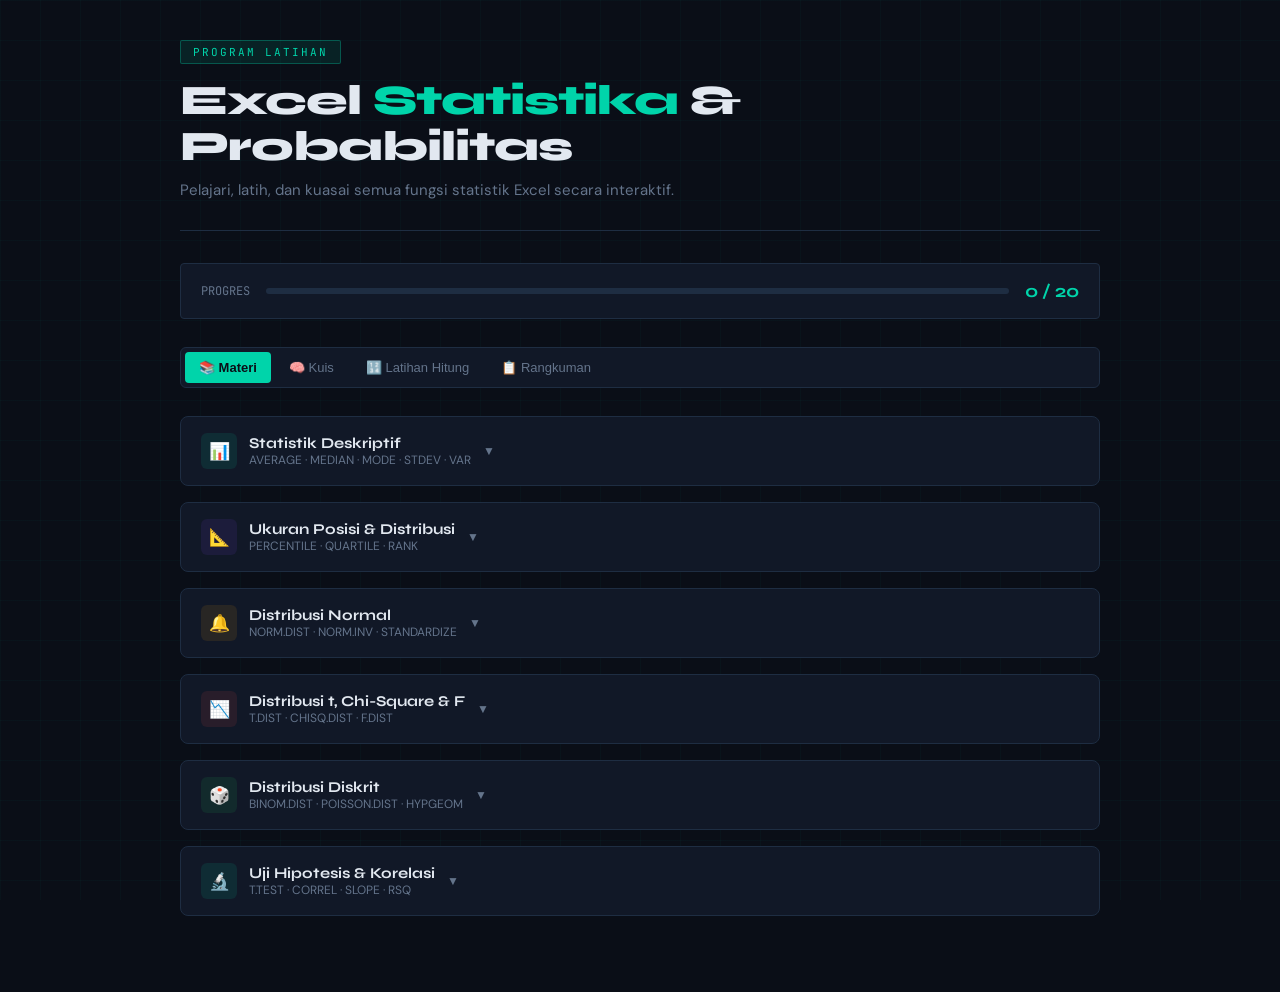
<file: program.html>
<!DOCTYPE html>
<html lang="id">
<head>
<meta charset="UTF-8">
<meta name="viewport" content="width=device-width, initial-scale=1.0">
<title>Excel Statistika & Probabilitas — Program Latihan</title>
<link href="https://fonts.googleapis.com/css2?family=Syne:wght@400;600;700;800&family=JetBrains+Mono:wght@400;600&family=DM+Sans:wght@300;400;500&display=swap" rel="stylesheet">
<style>
  :root {
    --bg: #0a0e17;
    --surface: #111827;
    --surface2: #1a2332;
    --border: #1e2d42;
    --accent: #00d4aa;
    --accent2: #ff6b35;
    --accent3: #7c3aed;
    --text: #e2e8f0;
    --muted: #64748b;
    --green: #22c55e;
    --red: #ef4444;
    --yellow: #f59e0b;
  }

  * { margin: 0; padding: 0; box-sizing: border-box; }

  body {
    font-family: 'DM Sans', sans-serif;
    background: var(--bg);
    color: var(--text);
    min-height: 100vh;
    overflow-x: hidden;
  }

  /* GRID BG */
  body::before {
    content: '';
    position: fixed;
    inset: 0;
    background-image:
      linear-gradient(rgba(0,212,170,0.03) 1px, transparent 1px),
      linear-gradient(90deg, rgba(0,212,170,0.03) 1px, transparent 1px);
    background-size: 40px 40px;
    pointer-events: none;
    z-index: 0;
  }

  .wrap { position: relative; z-index: 1; max-width: 960px; margin: 0 auto; padding: 0 20px 60px; }

  /* HEADER */
  header {
    padding: 40px 0 30px;
    border-bottom: 1px solid var(--border);
    margin-bottom: 32px;
  }
  .header-badge {
    display: inline-block;
    background: rgba(0,212,170,0.1);
    border: 1px solid rgba(0,212,170,0.3);
    color: var(--accent);
    font-family: 'JetBrains Mono', monospace;
    font-size: 11px;
    letter-spacing: 2px;
    padding: 4px 12px;
    border-radius: 2px;
    margin-bottom: 14px;
  }
  h1 {
    font-family: 'Syne', sans-serif;
    font-size: clamp(26px, 5vw, 42px);
    font-weight: 800;
    line-height: 1.1;
    letter-spacing: -1px;
  }
  h1 span { color: var(--accent); }
  .subtitle { color: var(--muted); margin-top: 10px; font-size: 15px; }

  /* PROGRESS */
  .progress-bar-wrap {
    background: var(--surface);
    border: 1px solid var(--border);
    border-radius: 4px;
    padding: 16px 20px;
    margin-bottom: 28px;
    display: flex;
    align-items: center;
    gap: 16px;
  }
  .progress-label { font-family: 'JetBrains Mono', monospace; font-size: 12px; color: var(--muted); white-space: nowrap; }
  .progress-track { flex: 1; height: 6px; background: var(--border); border-radius: 3px; overflow: hidden; }
  .progress-fill { height: 100%; background: linear-gradient(90deg, var(--accent), #00a87d); border-radius: 3px; transition: width 0.5s ease; }
  .progress-score { font-family: 'Syne', sans-serif; font-weight: 700; font-size: 18px; color: var(--accent); white-space: nowrap; }

  /* TABS */
  .tabs {
    display: flex;
    gap: 4px;
    background: var(--surface);
    border: 1px solid var(--border);
    border-radius: 6px;
    padding: 4px;
    margin-bottom: 28px;
    overflow-x: auto;
    scrollbar-width: none;
  }
  .tabs::-webkit-scrollbar { display: none; }
  .tab {
    flex-shrink: 0;
    padding: 8px 14px;
    border-radius: 4px;
    font-size: 13px;
    font-weight: 500;
    cursor: pointer;
    border: none;
    background: transparent;
    color: var(--muted);
    transition: all 0.2s;
    white-space: nowrap;
  }
  .tab.active { background: var(--accent); color: var(--bg); font-weight: 600; }
  .tab:hover:not(.active) { color: var(--text); background: var(--border); }

  /* SECTION */
  .section { display: none; }
  .section.active { display: block; }

  /* LESSON CARD */
  .lesson-card {
    background: var(--surface);
    border: 1px solid var(--border);
    border-radius: 8px;
    margin-bottom: 16px;
    overflow: hidden;
    transition: border-color 0.2s;
  }
  .lesson-card:hover { border-color: rgba(0,212,170,0.3); }
  .lesson-header {
    padding: 16px 20px;
    cursor: pointer;
    display: flex;
    align-items: center;
    gap: 12px;
    user-select: none;
  }
  .lesson-icon {
    width: 36px; height: 36px;
    border-radius: 6px;
    display: flex; align-items: center; justify-content: center;
    font-size: 17px;
    flex-shrink: 0;
  }
  .lesson-title { font-family: 'Syne', sans-serif; font-weight: 700; font-size: 15px; flex: 1; }
  .lesson-meta { font-size: 12px; color: var(--muted); }
  .chevron { color: var(--muted); transition: transform 0.3s; font-size: 12px; }
  .lesson-card.open .chevron { transform: rotate(180deg); }

  .lesson-body {
    display: none;
    padding: 0 20px 20px;
    border-top: 1px solid var(--border);
  }
  .lesson-card.open .lesson-body { display: block; }

  /* FORMULA TABLE */
  .formula-table { width: 100%; border-collapse: collapse; margin: 16px 0; font-size: 13px; }
  .formula-table th {
    text-align: left;
    padding: 8px 12px;
    background: var(--surface2);
    color: var(--muted);
    font-size: 11px;
    letter-spacing: 1px;
    text-transform: uppercase;
    font-family: 'JetBrains Mono', monospace;
  }
  .formula-table td { padding: 10px 12px; border-bottom: 1px solid var(--border); vertical-align: top; }
  .formula-table tr:last-child td { border-bottom: none; }
  code {
    font-family: 'JetBrains Mono', monospace;
    font-size: 12px;
    background: rgba(0,212,170,0.08);
    border: 1px solid rgba(0,212,170,0.15);
    color: var(--accent);
    padding: 2px 6px;
    border-radius: 3px;
    white-space: nowrap;
  }

  /* TIP BOX */
  .tip-box {
    background: rgba(0,212,170,0.05);
    border-left: 3px solid var(--accent);
    border-radius: 0 4px 4px 0;
    padding: 12px 16px;
    margin: 12px 0;
    font-size: 13px;
    color: #a7f3d0;
  }
  .tip-box strong { color: var(--accent); }

  /* QUIZ SECTION */
  .quiz-header {
    display: flex;
    align-items: center;
    justify-content: space-between;
    margin-bottom: 24px;
    flex-wrap: wrap;
    gap: 12px;
  }
  .quiz-counter {
    font-family: 'JetBrains Mono', monospace;
    font-size: 13px;
    color: var(--muted);
  }
  .btn {
    padding: 10px 20px;
    border-radius: 4px;
    font-size: 13px;
    font-weight: 600;
    border: none;
    cursor: pointer;
    transition: all 0.2s;
    font-family: 'DM Sans', sans-serif;
  }
  .btn-primary { background: var(--accent); color: var(--bg); }
  .btn-primary:hover { background: #00b894; transform: translateY(-1px); }
  .btn-secondary { background: var(--surface2); color: var(--text); border: 1px solid var(--border); }
  .btn-secondary:hover { border-color: var(--accent); }

  .question-card {
    background: var(--surface);
    border: 1px solid var(--border);
    border-radius: 8px;
    padding: 24px;
    margin-bottom: 20px;
  }
  .q-number {
    font-family: 'JetBrains Mono', monospace;
    font-size: 11px;
    color: var(--accent);
    letter-spacing: 1px;
    margin-bottom: 10px;
  }
  .q-text { font-size: 15px; font-weight: 500; line-height: 1.6; margin-bottom: 6px; }
  .q-context {
    font-family: 'JetBrains Mono', monospace;
    font-size: 12px;
    color: var(--accent2);
    background: rgba(255,107,53,0.08);
    border: 1px solid rgba(255,107,53,0.15);
    padding: 8px 12px;
    border-radius: 4px;
    margin: 12px 0 16px;
  }
  .options { display: flex; flex-direction: column; gap: 8px; }
  .option {
    padding: 12px 16px;
    border: 1px solid var(--border);
    border-radius: 6px;
    cursor: pointer;
    font-size: 13px;
    font-family: 'JetBrains Mono', monospace;
    transition: all 0.15s;
    display: flex;
    align-items: center;
    gap: 10px;
    background: var(--surface2);
  }
  .option:hover:not(.locked) { border-color: var(--accent); background: rgba(0,212,170,0.05); }
  .option.correct { border-color: var(--green); background: rgba(34,197,94,0.1); color: var(--green); }
  .option.wrong { border-color: var(--red); background: rgba(239,68,68,0.1); color: #fca5a5; }
  .option.locked { cursor: default; }
  .opt-label {
    width: 22px; height: 22px;
    border-radius: 3px;
    background: var(--border);
    display: flex; align-items: center; justify-content: center;
    font-size: 11px;
    font-weight: 700;
    flex-shrink: 0;
  }
  .option.correct .opt-label { background: var(--green); color: var(--bg); }
  .option.wrong .opt-label { background: var(--red); color: white; }

  .feedback-box {
    margin-top: 14px;
    padding: 12px 16px;
    border-radius: 6px;
    font-size: 13px;
    line-height: 1.6;
    display: none;
  }
  .feedback-box.show { display: block; }
  .feedback-box.correct-fb { background: rgba(34,197,94,0.08); border: 1px solid rgba(34,197,94,0.25); }
  .feedback-box.wrong-fb { background: rgba(239,68,68,0.08); border: 1px solid rgba(239,68,68,0.25); }

  /* PRACTICE SECTION */
  .exercise-card {
    background: var(--surface);
    border: 1px solid var(--border);
    border-radius: 8px;
    padding: 24px;
    margin-bottom: 16px;
  }
  .exercise-title {
    font-family: 'Syne', sans-serif;
    font-size: 16px;
    font-weight: 700;
    margin-bottom: 8px;
  }
  .exercise-desc { font-size: 13px; color: var(--muted); margin-bottom: 16px; line-height: 1.6; }
  .data-display {
    background: var(--surface2);
    border: 1px solid var(--border);
    border-radius: 4px;
    padding: 12px 16px;
    font-family: 'JetBrains Mono', monospace;
    font-size: 12px;
    color: var(--accent);
    margin-bottom: 16px;
  }
  .answer-row { display: flex; gap: 10px; align-items: center; margin-bottom: 10px; flex-wrap: wrap; }
  .answer-label { font-size: 13px; color: var(--muted); min-width: 120px; }
  .answer-input {
    background: var(--surface2);
    border: 1px solid var(--border);
    border-radius: 4px;
    padding: 8px 12px;
    color: var(--text);
    font-family: 'JetBrains Mono', monospace;
    font-size: 13px;
    width: 200px;
    transition: border-color 0.2s;
    outline: none;
  }
  .answer-input:focus { border-color: var(--accent); }
  .answer-input.correct { border-color: var(--green); background: rgba(34,197,94,0.05); }
  .answer-input.wrong { border-color: var(--red); background: rgba(239,68,68,0.05); }
  .check-btn {
    padding: 8px 16px;
    background: var(--accent3);
    color: white;
    border: none;
    border-radius: 4px;
    font-size: 12px;
    font-weight: 600;
    cursor: pointer;
    transition: all 0.2s;
  }
  .check-btn:hover { background: #6d28d9; }
  .result-msg { font-size: 12px; margin-top: 8px; font-family: 'JetBrains Mono', monospace; }
  .result-msg.ok { color: var(--green); }
  .result-msg.no { color: var(--red); }

  /* CHEATSHEET */
  .cheat-grid { display: grid; grid-template-columns: repeat(auto-fill, minmax(260px, 1fr)); gap: 16px; }
  .cheat-card {
    background: var(--surface);
    border: 1px solid var(--border);
    border-radius: 8px;
    padding: 16px;
    transition: border-color 0.2s;
  }
  .cheat-card:hover { border-color: rgba(0,212,170,0.3); }
  .cheat-category {
    font-family: 'JetBrains Mono', monospace;
    font-size: 10px;
    letter-spacing: 2px;
    color: var(--accent);
    margin-bottom: 10px;
    text-transform: uppercase;
  }
  .cheat-item { display: flex; justify-content: space-between; align-items: flex-start; padding: 6px 0; border-bottom: 1px solid var(--border); gap: 10px; }
  .cheat-item:last-child { border-bottom: none; }
  .cheat-name { font-size: 12px; color: var(--text); }
  .cheat-code { font-family: 'JetBrains Mono', monospace; font-size: 11px; color: var(--accent); text-align: right; }

  /* RESULTS */
  .result-screen {
    text-align: center;
    padding: 60px 20px;
  }
  .result-big { font-family: 'Syne', sans-serif; font-size: 72px; font-weight: 800; color: var(--accent); }
  .result-label { font-size: 16px; color: var(--muted); margin: 8px 0 24px; }
  .result-breakdown {
    display: inline-flex;
    gap: 24px;
    background: var(--surface);
    border: 1px solid var(--border);
    border-radius: 8px;
    padding: 16px 28px;
    margin-bottom: 28px;
  }
  .rb-item { text-align: center; }
  .rb-num { font-family: 'Syne', sans-serif; font-size: 26px; font-weight: 700; }
  .rb-lbl { font-size: 11px; color: var(--muted); margin-top: 2px; }

  /* SCROLL */
  ::-webkit-scrollbar { width: 6px; }
  ::-webkit-scrollbar-track { background: var(--bg); }
  ::-webkit-scrollbar-thumb { background: var(--border); border-radius: 3px; }

  @media(max-width:600px) {
    .tabs { gap: 2px; }
    .tab { padding: 7px 10px; font-size: 12px; }
    .formula-table { font-size: 12px; }
    .option { font-size: 12px; }
  }
</style>
</head>
<body>
<div class="wrap">
  <header>
    <div class="header-badge">PROGRAM LATIHAN</div>
    <h1>Excel <span>Statistika</span> &<br>Probabilitas</h1>
    <p class="subtitle">Pelajari, latih, dan kuasai semua fungsi statistik Excel secara interaktif.</p>
  </header>

  <div class="progress-bar-wrap">
    <span class="progress-label">PROGRES</span>
    <div class="progress-track"><div class="progress-fill" id="progFill" style="width:0%"></div></div>
    <span class="progress-score" id="progScore">0 / 20</span>
  </div>

  <div class="tabs">
    <button class="tab active" onclick="switchTab('materi')">📚 Materi</button>
    <button class="tab" onclick="switchTab('quiz')">🧠 Kuis</button>
    <button class="tab" onclick="switchTab('latihan')">🔢 Latihan Hitung</button>
    <button class="tab" onclick="switchTab('cheat')">📋 Rangkuman</button>
  </div>

  <!-- ===== MATERI ===== -->
  <div class="section active" id="sec-materi">

    <!-- STATISTIK DESKRIPTIF -->
    <div class="lesson-card" id="lc1">
      <div class="lesson-header" onclick="toggleLesson('lc1')">
        <div class="lesson-icon" style="background:rgba(0,212,170,0.1);">📊</div>
        <div>
          <div class="lesson-title">Statistik Deskriptif</div>
          <div class="lesson-meta">AVERAGE · MEDIAN · MODE · STDEV · VAR</div>
        </div>
        <span class="chevron">▼</span>
      </div>
      <div class="lesson-body">
        <p style="font-size:13px;color:var(--muted);margin-bottom:12px;line-height:1.7">Statistik deskriptif digunakan untuk <strong style="color:var(--text)">meringkas dan menggambarkan</strong> data. Ini adalah fondasi utama analisis data di Excel.</p>
        <table class="formula-table">
          <tr><th>Fungsi</th><th>Kegunaan</th><th>Contoh Formula</th></tr>
          <tr><td><code>=AVERAGE()</code></td><td>Rata-rata aritmatika</td><td><code>=AVERAGE(A1:A10)</code></td></tr>
          <tr><td><code>=MEDIAN()</code></td><td>Nilai tengah data</td><td><code>=MEDIAN(A1:A10)</code></td></tr>
          <tr><td><code>=MODE.SNGL()</code></td><td>Nilai paling sering muncul</td><td><code>=MODE.SNGL(A1:A10)</code></td></tr>
          <tr><td><code>=STDEV.S()</code></td><td>Standar deviasi sampel</td><td><code>=STDEV.S(A1:A10)</code></td></tr>
          <tr><td><code>=STDEV.P()</code></td><td>Standar deviasi populasi</td><td><code>=STDEV.P(A1:A10)</code></td></tr>
          <tr><td><code>=VAR.S()</code></td><td>Varians sampel</td><td><code>=VAR.S(A1:A10)</code></td></tr>
          <tr><td><code>=SKEW()</code></td><td>Kemiringan distribusi</td><td><code>=SKEW(A1:A10)</code></td></tr>
          <tr><td><code>=KURT()</code></td><td>Keruncingan (kurtosis)</td><td><code>=KURT(A1:A10)</code></td></tr>
        </table>
        <div class="tip-box">💡 <strong>Tips:</strong> Gunakan <code>=STDEV.S()</code> untuk data <em>sampel</em> (sebagian data), dan <code>=STDEV.P()</code> untuk data <em>populasi</em> (seluruh data). Perbedaannya ada di pembagi: sampel ÷(n-1), populasi ÷n.</div>
        <div class="tip-box" style="border-color:var(--accent2);background:rgba(255,107,53,0.05);color:#fed7aa;">⚠️ <strong>Perhatian:</strong> <code>MODE.SNGL</code> hanya mengembalikan satu modus. Jika data bimodal, gunakan <code>MODE.MULT</code> dengan Ctrl+Shift+Enter (array formula).</div>
      </div>
    </div>

    <!-- UKURAN POSISI -->
    <div class="lesson-card" id="lc2">
      <div class="lesson-header" onclick="toggleLesson('lc2')">
        <div class="lesson-icon" style="background:rgba(124,58,237,0.1);">📐</div>
        <div>
          <div class="lesson-title">Ukuran Posisi & Distribusi</div>
          <div class="lesson-meta">PERCENTILE · QUARTILE · RANK</div>
        </div>
        <span class="chevron">▼</span>
      </div>
      <div class="lesson-body">
        <p style="font-size:13px;color:var(--muted);margin-bottom:12px;line-height:1.7">Ukuran posisi membantu kita memahami <strong style="color:var(--text)">di mana suatu nilai berada</strong> relatif terhadap data lain.</p>
        <table class="formula-table">
          <tr><th>Fungsi</th><th>Kegunaan</th><th>Contoh Formula</th></tr>
          <tr><td><code>=PERCENTILE.INC()</code></td><td>Persentil ke-n (0–1)</td><td><code>=PERCENTILE.INC(A1:A10, 0.75)</code></td></tr>
          <tr><td><code>=QUARTILE.INC()</code></td><td>Kuartil Q1/Q2/Q3</td><td><code>=QUARTILE.INC(A1:A10, 1)</code></td></tr>
          <tr><td><code>=RANK.AVG()</code></td><td>Peringkat suatu nilai</td><td><code>=RANK.AVG(B1, A1:A10)</code></td></tr>
          <tr><td><code>=GEOMEAN()</code></td><td>Rata-rata geometrik</td><td><code>=GEOMEAN(A1:A10)</code></td></tr>
          <tr><td><code>=HARMEAN()</code></td><td>Rata-rata harmonik</td><td><code>=HARMEAN(A1:A10)</code></td></tr>
          <tr><td><code>=TRIMMEAN()</code></td><td>Rata-rata terpangkas</td><td><code>=TRIMMEAN(A1:A10, 0.1)</code></td></tr>
        </table>
        <div class="tip-box">💡 <strong>Kuartil:</strong> Masukkan angka 1 (Q1), 2 (Q2=median), atau 3 (Q3) pada argumen kedua. Q1–Q3 digunakan untuk menghitung IQR = Q3 − Q1.</div>
      </div>
    </div>

    <!-- DISTRIBUSI NORMAL -->
    <div class="lesson-card" id="lc3">
      <div class="lesson-header" onclick="toggleLesson('lc3')">
        <div class="lesson-icon" style="background:rgba(245,158,11,0.1);">🔔</div>
        <div>
          <div class="lesson-title">Distribusi Normal</div>
          <div class="lesson-meta">NORM.DIST · NORM.INV · STANDARDIZE</div>
        </div>
        <span class="chevron">▼</span>
      </div>
      <div class="lesson-body">
        <p style="font-size:13px;color:var(--muted);margin-bottom:12px;line-height:1.7">Distribusi Normal (bell curve) adalah distribusi paling penting dalam statistik. Digunakan untuk probabilitas, interval kepercayaan, dan uji hipotesis.</p>
        <table class="formula-table">
          <tr><th>Fungsi</th><th>Kegunaan</th><th>Contoh Formula</th></tr>
          <tr><td><code>=NORM.DIST()</code></td><td>P(X ≤ x) — nilai kumulatif</td><td><code>=NORM.DIST(75, 70, 10, TRUE)</code></td></tr>
          <tr><td><code>=NORM.INV()</code></td><td>Nilai x dari probabilitas p</td><td><code>=NORM.INV(0.95, 70, 10)</code></td></tr>
          <tr><td><code>=NORM.S.DIST()</code></td><td>Distribusi normal standar (Z)</td><td><code>=NORM.S.DIST(1.96, TRUE)</code></td></tr>
          <tr><td><code>=NORM.S.INV()</code></td><td>Nilai Z dari probabilitas</td><td><code>=NORM.S.INV(0.975)</code></td></tr>
          <tr><td><code>=STANDARDIZE()</code></td><td>Konversi X ke nilai Z</td><td><code>=STANDARDIZE(75, 70, 10)</code></td></tr>
        </table>
        <div class="tip-box">💡 <strong>TRUE vs FALSE:</strong> Argumen terakhir <code>TRUE</code> = kumulatif (luas di bawah kurva dari −∞ sampai x). <code>FALSE</code> = nilai densitas (tinggi kurva di titik x).</div>
        <div class="tip-box" style="border-color:var(--accent3);background:rgba(124,58,237,0.05);color:#c4b5fd;">🔑 <strong>Rumus Z:</strong> Z = (X − μ) / σ. Nilai Z = 1.96 artinya 97.5% data berada di bawahnya (distribusi normal standar).</div>
      </div>
    </div>

    <!-- DISTRIBUSI T, F, CHI -->
    <div class="lesson-card" id="lc4">
      <div class="lesson-header" onclick="toggleLesson('lc4')">
        <div class="lesson-icon" style="background:rgba(239,68,68,0.1);">📉</div>
        <div>
          <div class="lesson-title">Distribusi t, Chi-Square & F</div>
          <div class="lesson-meta">T.DIST · CHISQ.DIST · F.DIST</div>
        </div>
        <span class="chevron">▼</span>
      </div>
      <div class="lesson-body">
        <table class="formula-table">
          <tr><th>Fungsi</th><th>Kegunaan</th><th>Contoh</th></tr>
          <tr><td><code>=T.DIST()</code></td><td>Distribusi t (ekor kiri)</td><td><code>=T.DIST(2.5, 9, TRUE)</code></td></tr>
          <tr><td><code>=T.DIST.2T()</code></td><td>Distribusi t (dua ekor)</td><td><code>=T.DIST.2T(2.5, 9)</code></td></tr>
          <tr><td><code>=T.INV.2T()</code></td><td>Nilai kritis t (dua ekor)</td><td><code>=T.INV.2T(0.05, 9)</code></td></tr>
          <tr><td><code>=CHISQ.DIST()</code></td><td>Distribusi Chi-square</td><td><code>=CHISQ.DIST(5.99, 2, TRUE)</code></td></tr>
          <tr><td><code>=CHISQ.INV()</code></td><td>Nilai kritis chi-square</td><td><code>=CHISQ.INV(0.95, 2)</code></td></tr>
          <tr><td><code>=F.DIST()</code></td><td>Distribusi F</td><td><code>=F.DIST(3.5, 5, 20, TRUE)</code></td></tr>
          <tr><td><code>=F.INV()</code></td><td>Nilai kritis F</td><td><code>=F.INV(0.95, 5, 20)</code></td></tr>
        </table>
        <div class="tip-box">💡 <strong>df = degrees of freedom</strong> (derajat kebebasan). Untuk sampel n data, df biasanya = n−1. Distribusi t digunakan saat σ tidak diketahui atau n kecil (n &lt; 30).</div>
      </div>
    </div>

    <!-- DISTRIBUSI DISKRIT -->
    <div class="lesson-card" id="lc5">
      <div class="lesson-header" onclick="toggleLesson('lc5')">
        <div class="lesson-icon" style="background:rgba(34,197,94,0.1);">🎲</div>
        <div>
          <div class="lesson-title">Distribusi Diskrit</div>
          <div class="lesson-meta">BINOM.DIST · POISSON.DIST · HYPGEOM</div>
        </div>
        <span class="chevron">▼</span>
      </div>
      <div class="lesson-body">
        <table class="formula-table">
          <tr><th>Fungsi</th><th>Kegunaan</th><th>Contoh</th></tr>
          <tr><td><code>=BINOM.DIST()</code></td><td>P(X=k) binomial</td><td><code>=BINOM.DIST(3, 10, 0.5, FALSE)</code></td></tr>
          <tr><td><code>=BINOM.DIST()</code></td><td>P(X≤k) kumulatif</td><td><code>=BINOM.DIST(3, 10, 0.5, TRUE)</code></td></tr>
          <tr><td><code>=POISSON.DIST()</code></td><td>Distribusi Poisson</td><td><code>=POISSON.DIST(3, 2.5, FALSE)</code></td></tr>
          <tr><td><code>=HYPGEOM.DIST()</code></td><td>Hipergeometrik</td><td><code>=HYPGEOM.DIST(2, 5, 10, 20, FALSE)</code></td></tr>
          <tr><td><code>=NEGBINOM.DIST()</code></td><td>Binomial negatif</td><td><code>=NEGBINOM.DIST(5, 3, 0.4, FALSE)</code></td></tr>
        </table>
        <div class="tip-box">💡 <strong>Binomial:</strong> <code>=BINOM.DIST(k, n, p, FALSE)</code> di mana k = kejadian sukses, n = jumlah percobaan, p = peluang sukses.</div>
        <div class="tip-box" style="border-color:var(--yellow);background:rgba(245,158,11,0.05);color:#fde68a;">🎯 <strong>Poisson:</strong> Digunakan untuk menghitung peluang kejadian dalam interval waktu/ruang tertentu. Lambda (λ) adalah rata-rata kejadian per interval.</div>
      </div>
    </div>

    <!-- UJI HIPOTESIS -->
    <div class="lesson-card" id="lc6">
      <div class="lesson-header" onclick="toggleLesson('lc6')">
        <div class="lesson-icon" style="background:rgba(0,212,170,0.1);">🔬</div>
        <div>
          <div class="lesson-title">Uji Hipotesis & Korelasi</div>
          <div class="lesson-meta">T.TEST · CORREL · SLOPE · RSQ</div>
        </div>
        <span class="chevron">▼</span>
      </div>
      <div class="lesson-body">
        <table class="formula-table">
          <tr><th>Fungsi</th><th>Kegunaan</th><th>Contoh</th></tr>
          <tr><td><code>=T.TEST()</code></td><td>p-value uji t</td><td><code>=T.TEST(A1:A10, B1:B10, 2, 1)</code></td></tr>
          <tr><td><code>=Z.TEST()</code></td><td>p-value uji Z</td><td><code>=Z.TEST(A1:A10, 50)</code></td></tr>
          <tr><td><code>=F.TEST()</code></td><td>Uji kesamaan varians</td><td><code>=F.TEST(A1:A10, B1:B10)</code></td></tr>
          <tr><td><code>=CHISQ.TEST()</code></td><td>Uji chi-square</td><td><code>=CHISQ.TEST(aktual, harapan)</code></td></tr>
          <tr><td><code>=CORREL()</code></td><td>Korelasi Pearson (r)</td><td><code>=CORREL(A1:A10, B1:B10)</code></td></tr>
          <tr><td><code>=SLOPE()</code></td><td>Koefisien regresi b₁</td><td><code>=SLOPE(B1:B10, A1:A10)</code></td></tr>
          <tr><td><code>=INTERCEPT()</code></td><td>Konstanta regresi b₀</td><td><code>=INTERCEPT(B1:B10, A1:A10)</code></td></tr>
          <tr><td><code>=RSQ()</code></td><td>Koefisien determinasi R²</td><td><code>=RSQ(B1:B10, A1:A10)</code></td></tr>
        </table>
        <div class="tip-box">💡 <strong>T.TEST argumen:</strong> tails (1=satu ekor, 2=dua ekor), type (1=berpasangan, 2=dua sampel sama variansi, 3=dua sampel beda variansi).</div>
        <div class="tip-box" style="border-color:var(--accent3);background:rgba(124,58,237,0.05);color:#c4b5fd;">🔑 <strong>Interpretasi R²:</strong> Nilai R² mendekati 1 berarti variabel X dapat menjelaskan variabel Y dengan baik. Contoh: R²=0.85 artinya 85% variasi Y dijelaskan oleh X.</div>
      </div>
    </div>

  </div><!-- end materi -->

  <!-- ===== KUIS ===== -->
  <div class="section" id="sec-quiz">
    <div class="quiz-header">
      <div>
        <div style="font-family:'Syne',sans-serif;font-size:20px;font-weight:800;">Kuis Pemahaman</div>
        <div class="quiz-counter" id="qCounter">Soal 1 dari 20</div>
      </div>
      <button class="btn btn-secondary" onclick="restartQuiz()">↺ Mulai Ulang</button>
    </div>
    <div id="quizArea"></div>
    <div id="resultScreen" style="display:none" class="result-screen">
      <div class="result-big" id="finalScore">0%</div>
      <div class="result-label">Skor Akhir Kuis</div>
      <div class="result-breakdown">
        <div class="rb-item"><div class="rb-num" id="rbCorrect" style="color:var(--green)">0</div><div class="rb-lbl">BENAR</div></div>
        <div class="rb-item"><div class="rb-num" id="rbWrong" style="color:var(--red)">0</div><div class="rb-lbl">SALAH</div></div>
        <div class="rb-item"><div class="rb-num" id="rbTotal">20</div><div class="rb-lbl">TOTAL</div></div>
      </div>
      <button class="btn btn-primary" onclick="restartQuiz()" style="margin-right:10px">↺ Ulangi Kuis</button>
      <button class="btn btn-secondary" onclick="switchTab('latihan')">Lanjut Latihan →</button>
    </div>
  </div>

  <!-- ===== LATIHAN HITUNG ===== -->
  <div class="section" id="sec-latihan">
    <p style="font-size:13px;color:var(--muted);margin-bottom:20px;line-height:1.7">Tulis formula Excel yang tepat untuk setiap soal berikut. Isi kolom <strong style="color:var(--text)">Formula Excel</strong> dengan jawaban yang benar.</p>

    <div id="exerciseArea"></div>
    <div style="text-align:center;margin-top:24px">
      <button class="btn btn-primary" onclick="checkAllExercises()">✔ Cek Semua Jawaban</button>
      <button class="btn btn-secondary" onclick="resetExercises()" style="margin-left:10px">↺ Reset</button>
    </div>
    <div id="exerciseResult" style="text-align:center;margin-top:16px;font-family:'Syne',sans-serif;font-size:20px;font-weight:700;display:none"></div>
  </div>

  <!-- ===== CHEATSHEET ===== -->
  <div class="section" id="sec-cheat">
    <p style="font-size:13px;color:var(--muted);margin-bottom:20px">Rangkuman cepat semua fungsi Excel statistika & probabilitas. Simpan sebagai referensi belajarmu!</p>
    <div class="cheat-grid" id="cheatGrid"></div>
  </div>

</div><!-- end wrap -->

<script>
// ===== TABS =====
function switchTab(id) {
  document.querySelectorAll('.section').forEach(s => s.classList.remove('active'));
  document.querySelectorAll('.tab').forEach(t => t.classList.remove('active'));
  document.getElementById('sec-' + id).classList.add('active');
  const tabs = { materi:0, quiz:1, latihan:2, cheat:3 };
  document.querySelectorAll('.tab')[tabs[id]].classList.add('active');
  if (id === 'quiz' && !quizStarted) initQuiz();
  if (id === 'latihan') renderExercises();
  if (id === 'cheat') renderCheat();
}

function toggleLesson(id) {
  const card = document.getElementById(id);
  card.classList.toggle('open');
}

// ===== PROGRESS =====
let totalScore = 0, maxScore = 20;
function updateProgress(score) {
  totalScore = score;
  const pct = Math.round((score / maxScore) * 100);
  document.getElementById('progFill').style.width = pct + '%';
  document.getElementById('progScore').textContent = score + ' / ' + maxScore;
}

// ===== QUIZ DATA =====
const quizData = [
  { q: "Fungsi Excel untuk menghitung rata-rata dari rentang data A1:A20 adalah...", opts: ["=MEAN(A1:A20)", "=AVERAGE(A1:A20)", "=AVG(A1:A20)", "=SUM(A1:A20)/COUNT(A1:A20)"], ans: 1, exp: "AVERAGE adalah fungsi bawaan Excel untuk menghitung rata-rata. SUM/COUNT juga menghasilkan nilai sama, tetapi AVERAGE lebih ringkas dan tepat." },
  { q: "Untuk menghitung standar deviasi data SAMPEL (bukan populasi), fungsi yang tepat adalah...", opts: ["=STDEV.P()", "=VAR.S()", "=STDEV.S()", "=STDEVA()"], ans: 2, exp: "STDEV.S digunakan untuk data sampel, menggunakan pembagi n-1 (Bessel's correction). STDEV.P digunakan untuk seluruh populasi dengan pembagi n." },
  { q: "Apa hasil dari =NORM.S.INV(0.975)?", opts: ["1.645", "1.96", "2.326", "2.576"], ans: 1, exp: "NORM.S.INV(0.975) menghasilkan Z = 1.96. Nilai ini digunakan dalam uji hipotesis dua ekor pada α = 0.05, di mana 95% data berada di rentang ±1.96σ." },
  { q: "Fungsi yang digunakan untuk menghitung peluang KUMULATIF distribusi binomial P(X ≤ k) adalah...", opts: ["=BINOM.DIST(k, n, p, FALSE)", "=BINOM.DIST(k, n, p, TRUE)", "=BINOM.INV(n, p, k)", "=NEGBINOM.DIST(k, n, p, TRUE)"], ans: 1, exp: "Argumen TRUE pada BINOM.DIST menghasilkan probabilitas kumulatif P(X ≤ k). Argumen FALSE menghasilkan probabilitas tepat P(X = k)." },
  { q: "Untuk menghitung nilai kritis t (dua ekor) pada α=0.05 dengan df=9, formula yang tepat adalah...", opts: ["=T.DIST(0.05, 9, TRUE)", "=T.INV(0.95, 9)", "=T.INV.2T(0.05, 9)", "=T.DIST.2T(0.05, 9)"], ans: 2, exp: "T.INV.2T(alpha, df) mengembalikan nilai kritis t untuk uji dua ekor. Hasilnya adalah 2.262 untuk df=9, α=0.05." },
  { q: "Koefisien korelasi Pearson antara data X (A1:A10) dan Y (B1:B10) dihitung dengan...", opts: ["=COVARIANCE.S(A1:A10, B1:B10)", "=CORREL(A1:A10, B1:B10)", "=RSQ(A1:A10, B1:B10)", "=SLOPE(A1:A10, B1:B10)"], ans: 1, exp: "CORREL menghitung koefisien korelasi Pearson (r) antara dua variabel, dengan rentang nilai -1 sampai +1." },
  { q: "Nilai =STANDARDIZE(80, 70, 10) menghasilkan...", opts: ["0.8", "1.0", "1.2", "10"], ans: 1, exp: "Z = (X - μ) / σ = (80 - 70) / 10 = 1.0. Fungsi STANDARDIZE mengkonversi nilai X ke nilai Z (skor standar)." },
  { q: "Untuk menghitung persentil ke-90 dari data A1:A50, formula yang tepat adalah...", opts: ["=PERCENTILE.INC(A1:A50, 90)", "=PERCENTILE.INC(A1:A50, 0.9)", "=QUARTILE.INC(A1:A50, 90)", "=RANK.AVG(90, A1:A50)"], ans: 1, exp: "PERCENTILE.INC menerima nilai antara 0 dan 1 (bukan 0-100). Jadi persentil ke-90 = PERCENTILE.INC(data, 0.9)." },
  { q: "Distribusi Poisson digunakan untuk situasi...", opts: ["Dua hasil: sukses/gagal dalam n percobaan", "Penarikan tanpa pengembalian dari populasi terbatas", "Jumlah kejadian dalam interval waktu/ruang tertentu", "Proporsi kejadian dalam sampel besar"], ans: 2, exp: "Distribusi Poisson memodelkan jumlah kejadian dalam interval tetap (waktu/ruang), misalnya jumlah panggilan per jam, kesalahan per halaman." },
  { q: "Formula untuk menghitung R² (koefisien determinasi) dari data Y (B1:B10) dan X (A1:A10) adalah...", opts: ["=CORREL(B1:B10, A1:A10)", "=SLOPE(B1:B10, A1:A10)^2", "=RSQ(B1:B10, A1:A10)", "=VAR.S(B1:B10)/VAR.S(A1:A10)"], ans: 2, exp: "RSQ menghitung koefisien determinasi R² yang menunjukkan seberapa baik model regresi menjelaskan variasi data Y." },
  { q: "=QUARTILE.INC(data, 1) menghasilkan nilai...", opts: ["Nilai minimum", "Kuartil pertama (Q1 = persentil 25)", "Median (persentil 50)", "Kuartil ketiga (Q3 = persentil 75)"], ans: 1, exp: "QUARTILE.INC dengan argumen 1 menghasilkan Q1 (kuartil pertama = persentil 25). Argumen 2 = median, argumen 3 = Q3." },
  { q: "Untuk menghasilkan nilai RATA-RATA yang tidak terpengaruh outlier, fungsi terbaik adalah...", opts: ["=AVERAGE()", "=MEDIAN()", "=TRIMMEAN(data, 0.1)", "=GEOMEAN()"], ans: 2, exp: "TRIMMEAN memotong persentase data terkecil dan terbesar sebelum menghitung rata-rata, sehingga lebih robust terhadap outlier." },
  { q: "Argumen type=1 pada =T.TEST() berarti...", opts: ["Uji satu ekor", "Uji dua ekor", "Uji t berpasangan (paired)", "Uji t dua sampel independen"], ans: 2, exp: "Pada T.TEST: tails (1=satu ekor, 2=dua ekor), type (1=berpasangan, 2=dua sampel variansi sama, 3=dua sampel variansi berbeda)." },
  { q: "Nilai kurtosis positif besar (leptokurtik) artinya...", opts: ["Distribusi lebih landai dari normal", "Distribusi lebih lancip/runcing dari normal", "Distribusi condong ke kanan", "Distribusi condong ke kiri"], ans: 1, exp: "Kurtosis positif (leptokurtik) = ekor lebih tebal, puncak lebih runcing. Kurtosis negatif (platykurtik) = lebih landai. Normal = kurtosis ≈ 0." },
  { q: "=NORM.DIST(75, 70, 10, TRUE) menghitung...", opts: ["Tinggi kurva normal di x=75", "P(X = 75) jika μ=70, σ=10", "P(X ≤ 75) jika μ=70, σ=10", "P(X ≥ 75) jika μ=70, σ=10"], ans: 2, exp: "Dengan argumen TRUE, NORM.DIST menghitung probabilitas kumulatif P(X ≤ 75). Hasilnya ≈ 0.6915 atau 69.15%." },
  { q: "Untuk menghitung slope (b₁) dari regresi Y atas X, formula yang digunakan adalah...", opts: ["=INTERCEPT(Y_range, X_range)", "=SLOPE(Y_range, X_range)", "=RSQ(Y_range, X_range)", "=FORECAST.LINEAR(x, Y_range, X_range)"], ans: 1, exp: "SLOPE(known_y, known_x) menghitung koefisien kemiringan b₁ dalam model regresi Y = b₀ + b₁X." },
  { q: "=CHISQ.TEST() mengembalikan nilai...", opts: ["Statistik chi-square hitung", "Nilai kritis chi-square", "p-value dari uji chi-square", "Derajat kebebasan"], ans: 2, exp: "CHISQ.TEST mengembalikan p-value dari uji chi-square independensi/kecocokan. Jika p-value < α (misal 0.05), tolak H₀." },
  { q: "Nilai =SKEW() yang mendekati 0 artinya...", opts: ["Distribusi sangat lancip", "Distribusi sangat landai", "Distribusi hampir simetris (mendekati normal)", "Distribusi sangat condong ke kanan"], ans: 2, exp: "Skewness ≈ 0 berarti distribusi hampir simetris. Skewness > 0 berarti condong ke kanan (right-skewed), < 0 condong ke kiri." },
  { q: "Untuk menghitung rata-rata geometrik dari data pertumbuhan (A1:A10), gunakan...", opts: ["=AVERAGE(A1:A10)", "=GEOMEAN(A1:A10)", "=HARMEAN(A1:A10)", "=TRIMMEAN(A1:A10, 0.1)"], ans: 1, exp: "GEOMEAN cocok untuk data rasio/pertumbuhan seperti return investasi. Rata-rata geometrik = ⁿ√(x₁ × x₂ × ... × xₙ)." },
  { q: "Formula =FORECAST.LINEAR(100, B1:B20, A1:A20) digunakan untuk...", opts: ["Menghitung korelasi saat X=100", "Memprediksi nilai Y ketika X=100 berdasarkan regresi", "Menghitung slope di X=100", "Menghitung varians saat X=100"], ans: 1, exp: "FORECAST.LINEAR memprediksi nilai Y untuk X yang ditentukan menggunakan model regresi linear yang dibangun dari data yang ada." }
];

let quizStarted = false, currentQ = 0, correctCount = 0, wrongCount = 0;
const answered = new Array(quizData.length).fill(false);

function initQuiz() {
  quizStarted = true;
  currentQ = 0; correctCount = 0; wrongCount = 0;
  answered.fill(false);
  renderQuestion();
}

function renderQuestion() {
  const quizArea = document.getElementById('quizArea');
  const resultScreen = document.getElementById('resultScreen');
  if (currentQ >= quizData.length) {
    quizArea.style.display = 'none';
    resultScreen.style.display = 'block';
    const pct = Math.round((correctCount / quizData.length) * 100);
    document.getElementById('finalScore').textContent = pct + '%';
    document.getElementById('rbCorrect').textContent = correctCount;
    document.getElementById('rbWrong').textContent = wrongCount;
    document.getElementById('rbTotal').textContent = quizData.length;
    updateProgress(correctCount);
    return;
  }
  resultScreen.style.display = 'none';
  quizArea.style.display = 'block';
  document.getElementById('qCounter').textContent = `Soal ${currentQ + 1} dari ${quizData.length}`;
  const d = quizData[currentQ];
  const labels = ['A','B','C','D'];
  quizArea.innerHTML = `
    <div class="question-card">
      <div class="q-number">SOAL ${currentQ + 1}</div>
      <div class="q-text">${d.q}</div>
      <div class="options" id="opts">
        ${d.opts.map((o,i) => `
          <div class="option" id="opt${i}" onclick="selectAnswer(${i})">
            <span class="opt-label">${labels[i]}</span>
            <span>${o}</span>
          </div>
        `).join('')}
      </div>
      <div class="feedback-box" id="feedback"></div>
    </div>
    <div style="display:flex;justify-content:flex-end;margin-top:4px">
      <button class="btn btn-primary" id="nextBtn" style="display:none" onclick="nextQuestion()">Soal Berikutnya →</button>
    </div>
  `;
}

function selectAnswer(idx) {
  if (answered[currentQ]) return;
  answered[currentQ] = true;
  const d = quizData[currentQ];
  const opts = document.querySelectorAll('.option');
  opts.forEach(o => o.classList.add('locked'));
  const fb = document.getElementById('feedback');
  if (idx === d.ans) {
    opts[idx].classList.add('correct');
    correctCount++;
    fb.className = 'feedback-box show correct-fb';
    fb.innerHTML = `✅ <strong>Benar!</strong> ${d.exp}`;
  } else {
    opts[idx].classList.add('wrong');
    opts[d.ans].classList.add('correct');
    wrongCount++;
    fb.className = 'feedback-box show wrong-fb';
    fb.innerHTML = `❌ <strong>Kurang tepat.</strong> Jawaban benar: <strong>${['A','B','C','D'][d.ans]}</strong>. ${d.exp}`;
  }
  document.getElementById('nextBtn').style.display = 'inline-block';
}

function nextQuestion() {
  currentQ++;
  renderQuestion();
}

function restartQuiz() {
  quizStarted = false;
  document.getElementById('resultScreen').style.display = 'none';
  document.getElementById('quizArea').style.display = 'block';
  initQuiz();
}

// ===== EXERCISES =====
const exercises = [
  {
    title: "Statistik Deskriptif Dasar",
    desc: "Data nilai ujian 10 siswa ada di sel A1:A10. Tuliskan formula Excel yang benar untuk masing-masing perhitungan.",
    data: "Data di A1:A10 = {72, 85, 90, 63, 78, 88, 95, 70, 82, 76}",
    items: [
      { label: "Rata-rata", answer: "=AVERAGE(A1:A10)" },
      { label: "Median", answer: "=MEDIAN(A1:A10)" },
      { label: "Standar Deviasi Sampel", answer: "=STDEV.S(A1:A10)" },
      { label: "Varians Sampel", answer: "=VAR.S(A1:A10)" },
      { label: "Kuartil 1 (Q1)", answer: "=QUARTILE.INC(A1:A10,1)" },
    ]
  },
  {
    title: "Distribusi Normal",
    desc: "Nilai ujian berdistribusi normal dengan μ=75 dan σ=10. Tuliskan formula untuk soal-soal berikut.",
    data: "μ = 75, σ = 10 (nilai di sel B1 & B2)",
    items: [
      { label: "P(X ≤ 80)", answer: "=NORM.DIST(80,75,10,TRUE)" },
      { label: "Nilai Z untuk X=85", answer: "=STANDARDIZE(85,75,10)" },
      { label: "Nilai x pada persentil 95", answer: "=NORM.INV(0.95,75,10)" },
      { label: "P(X ≤ z=1.96) standar", answer: "=NORM.S.DIST(1.96,TRUE)" },
    ]
  },
  {
    title: "Distribusi Binomial",
    desc: "Sebuah koin dilempar 10 kali (p=0.5). Tuliskan formula untuk perhitungan berikut.",
    data: "n = 10, p = 0.5",
    items: [
      { label: "P(X = 5)", answer: "=BINOM.DIST(5,10,0.5,FALSE)" },
      { label: "P(X ≤ 6) kumulatif", answer: "=BINOM.DIST(6,10,0.5,TRUE)" },
      { label: "P(X = 3) Poisson, λ=2", answer: "=POISSON.DIST(3,2,FALSE)" },
    ]
  },
  {
    title: "Korelasi & Regresi",
    desc: "Data X ada di A1:A15 dan data Y ada di B1:B15. Tuliskan formula untuk analisis regresi.",
    data: "X di A1:A15, Y di B1:B15",
    items: [
      { label: "Koefisien korelasi (r)", answer: "=CORREL(A1:A15,B1:B15)" },
      { label: "Koefisien determinasi (R²)", answer: "=RSQ(B1:B15,A1:A15)" },
      { label: "Slope (b₁)", answer: "=SLOPE(B1:B15,A1:A15)" },
      { label: "Intercept (b₀)", answer: "=INTERCEPT(B1:B15,A1:A15)" },
    ]
  }
];

function normalize(s) {
  return s.replace(/\s/g,'').toUpperCase().replace(/;/g,',');
}

function renderExercises() {
  const area = document.getElementById('exerciseArea');
  if (area.innerHTML !== '') return;
  area.innerHTML = exercises.map((ex, ei) => `
    <div class="exercise-card">
      <div class="exercise-title">${ex.title}</div>
      <div class="exercise-desc">${ex.desc}</div>
      <div class="data-display">📌 ${ex.data}</div>
      ${ex.items.map((item, ii) => `
        <div class="answer-row">
          <span class="answer-label">${item.label}</span>
          <input class="answer-input" id="ex_${ei}_${ii}" placeholder="=..." autocomplete="off" spellcheck="false">
          <div class="result-msg" id="msg_${ei}_${ii}"></div>
        </div>
      `).join('')}
    </div>
  `).join('');
}

function checkAllExercises() {
  let correct = 0, total = 0;
  exercises.forEach((ex, ei) => {
    ex.items.forEach((item, ii) => {
      total++;
      const input = document.getElementById(`ex_${ei}_${ii}`);
      const msg = document.getElementById(`msg_${ei}_${ii}`);
      const val = input.value.trim();
      if (!val) { input.className = 'answer-input'; msg.textContent = ''; return; }
      if (normalize(val) === normalize(item.answer)) {
        input.className = 'answer-input correct';
        msg.className = 'result-msg ok';
        msg.textContent = '✓ Benar!';
        correct++;
      } else {
        input.className = 'answer-input wrong';
        msg.className = 'result-msg no';
        msg.textContent = `✗ Jawaban: ${item.answer}`;
      }
    });
  });
  const res = document.getElementById('exerciseResult');
  res.style.display = 'block';
  const pct = Math.round((correct/total)*100);
  res.style.color = pct >= 70 ? 'var(--green)' : pct >= 50 ? 'var(--yellow)' : 'var(--red)';
  res.textContent = `${correct} / ${total} benar (${pct}%)`;
}

function resetExercises() {
  document.querySelectorAll('.answer-input').forEach(i => { i.value = ''; i.className = 'answer-input'; });
  document.querySelectorAll('.result-msg').forEach(m => { m.textContent = ''; });
  document.getElementById('exerciseResult').style.display = 'none';
}

// ===== CHEATSHEET =====
const cheatData = [
  { cat: "RATA-RATA", items: [["AVERAGE","Mean biasa"],["GEOMEAN","Mean geometrik"],["HARMEAN","Mean harmonik"],["TRIMMEAN","Mean terpangkas"]] },
  { cat: "TENDENSI SENTRAL", items: [["MEDIAN","Nilai tengah"],["MODE.SNGL","Modus tunggal"],["MODE.MULT","Modus ganda"]] },
  { cat: "DISPERSI", items: [["STDEV.S","SD sampel"],["STDEV.P","SD populasi"],["VAR.S","Varians sampel"],["VAR.P","Varians populasi"]] },
  { cat: "POSISI", items: [["PERCENTILE.INC","Persentil ke-n"],["QUARTILE.INC","Kuartil 1/2/3"],["RANK.AVG","Peringkat nilai"]] },
  { cat: "BENTUK DISTRIBUSI", items: [["SKEW","Kemiringan"],["KURT","Kurtosis"],["MIN","Nilai terkecil"],["MAX","Nilai terbesar"]] },
  { cat: "DISTRIBUSI NORMAL", items: [["NORM.DIST","P(X≤x) normal"],["NORM.INV","x dari peluang"],["NORM.S.DIST","P(Z≤z) standar"],["STANDARDIZE","X ke Z-score"]] },
  { cat: "DISTRIBUSI t & F", items: [["T.DIST","Dist-t kiri"],["T.DIST.2T","Dist-t dua ekor"],["T.INV.2T","Kritis t"],["F.DIST","Distribusi F"],["F.INV","Kritis F"]] },
  { cat: "DISTRIBUSI CHI²", items: [["CHISQ.DIST","Kumulatif chi²"],["CHISQ.INV","Kritis chi²"],["CHISQ.TEST","p-value chi²"]] },
  { cat: "DISTRIBUSI DISKRIT", items: [["BINOM.DIST","Binomial"],["POISSON.DIST","Poisson"],["HYPGEOM.DIST","Hipergeometrik"],["NEGBINOM.DIST","Binomial negatif"]] },
  { cat: "UJI HIPOTESIS", items: [["T.TEST","p-value uji t"],["Z.TEST","p-value uji Z"],["F.TEST","Uji variansi"]] },
  { cat: "KORELASI", items: [["CORREL","Korelasi Pearson"],["COVARIANCE.S","Kovarians sampel"]] },
  { cat: "REGRESI", items: [["SLOPE","Koef. kemiringan"],["INTERCEPT","Konstanta"],["RSQ","R² determinasi"],["FORECAST.LINEAR","Prediksi nilai"],["LINEST","Regresi lengkap"]] },
];

function renderCheat() {
  const g = document.getElementById('cheatGrid');
  if (g.innerHTML !== '') return;
  g.innerHTML = cheatData.map(c => `
    <div class="cheat-card">
      <div class="cheat-category">${c.cat}</div>
      ${c.items.map(([fn,desc]) => `
        <div class="cheat-item">
          <span class="cheat-name">${desc}</span>
          <code>${fn}</code>
        </div>
      `).join('')}
    </div>
  `).join('');
}
</script>
</body>
</html>
</file>
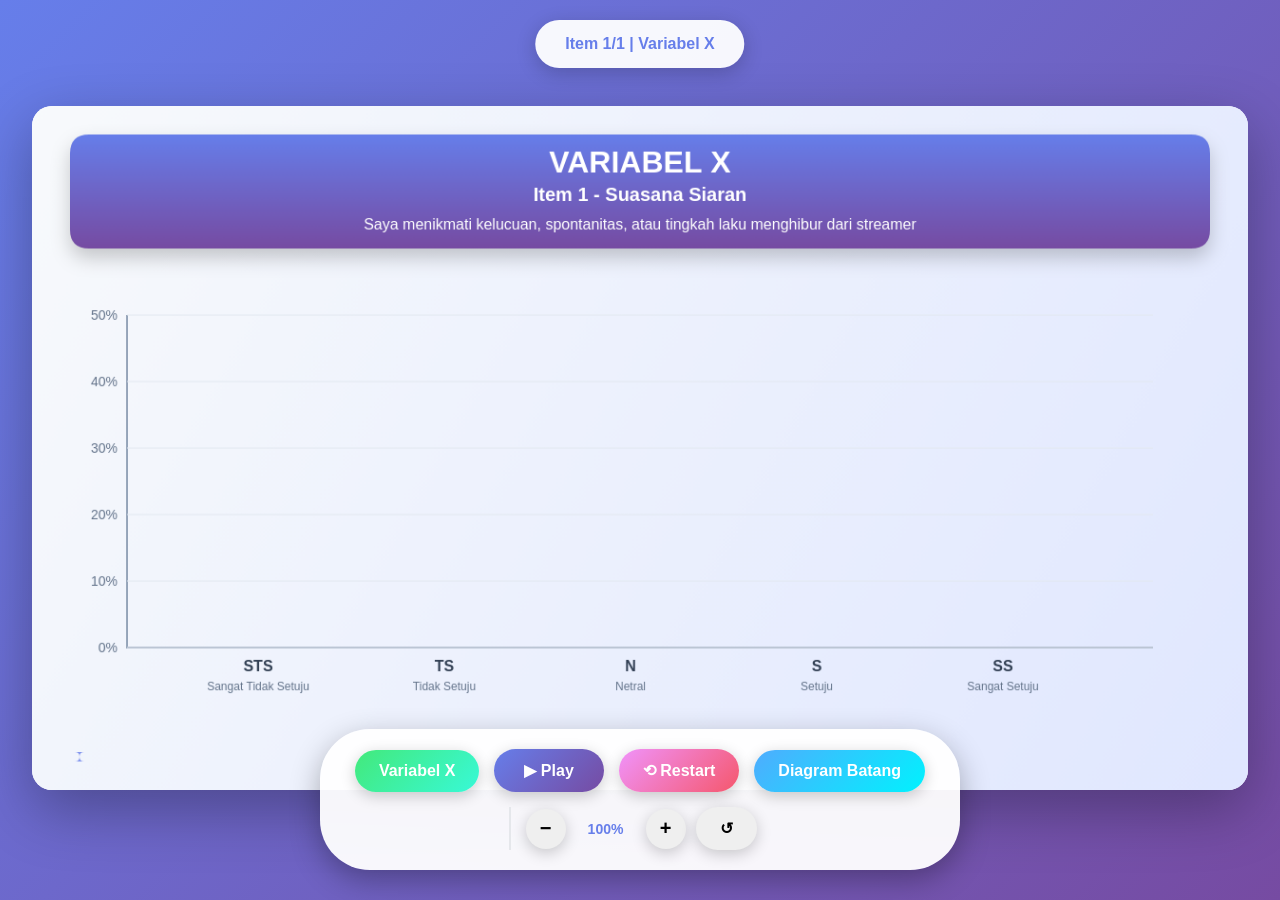
<file: stastistik.html>
<!DOCTYPE html>
<html lang="id">
<head>
    <meta charset="UTF-8">
    <meta name="viewport" content="width=device-width, initial-scale=1.0">
    <title>Video Animasi Data Penelitian</title>
    <style>
        * {
            margin: 0;
            padding: 0;
            box-sizing: border-box;
        }

        body {
            font-family: 'Segoe UI', Tahoma, Geneva, Verdana, sans-serif;
            background: linear-gradient(135deg, #667eea 0%, #764ba2 100%);
            overflow: hidden;
        }

        #videoContainer {
            width: 100vw;
            height: 100vh;
            display: flex;
            flex-direction: column;
            justify-content: center;
            align-items: center;
            position: relative;
            overflow: hidden;
        }

        #canvasWrapper {
            transition: transform 0.3s ease;
            transform-origin: center center;
        }

        #canvas {
            background: white;
            border-radius: 20px;
            box-shadow: 0 20px 60px rgba(0,0,0,0.3);
            max-width: 95vw;
            max-height: 95vh;
        }

        #controls {
            position: absolute;
            bottom: 30px;
            left: 50%;
            transform: translateX(-50%);
            background: rgba(255,255,255,0.95);
            padding: 20px 30px;
            border-radius: 50px;
            box-shadow: 0 10px 30px rgba(0,0,0,0.3);
            display: flex;
            gap: 15px;
            align-items: center;
            z-index: 100;
            flex-wrap: wrap;
            justify-content: center;
        }

        #zoomControls {
            display: flex;
            gap: 10px;
            align-items: center;
            padding: 0 15px;
            border-left: 2px solid #e5e7eb;
        }

        .zoom-btn {
            width: 40px;
            height: 40px;
            padding: 0;
            display: flex;
            align-items: center;
            justify-content: center;
            font-size: 20px;
        }

        #zoomLevel {
            font-size: 14px;
            font-weight: bold;
            color: #667eea;
            min-width: 60px;
            text-align: center;
        }

        button {
            padding: 12px 24px;
            border: none;
            border-radius: 25px;
            font-size: 16px;
            font-weight: bold;
            cursor: pointer;
            transition: all 0.3s;
            box-shadow: 0 4px 15px rgba(0,0,0,0.2);
        }

        #playPause {
            background: linear-gradient(135deg, #667eea 0%, #764ba2 100%);
            color: white;
            padding: 12px 30px;
        }

        #playPause:hover {
            transform: scale(1.05);
            box-shadow: 0 6px 20px rgba(102,126,234,0.4);
        }

        #restart {
            background: linear-gradient(135deg, #f093fb 0%, #f5576c 100%);
            color: white;
        }

        #restart:hover {
            transform: scale(1.05);
        }

        #chartToggle {
            background: linear-gradient(135deg, #4facfe 0%, #00f2fe 100%);
            color: white;
        }

        #chartToggle:hover {
            transform: scale(1.05);
        }

        #variableToggle {
            background: linear-gradient(135deg, #43e97b 0%, #38f9d7 100%);
            color: white;
        }

        #variableToggle:hover {
            transform: scale(1.05);
        }

        #progress {
            position: absolute;
            top: 20px;
            left: 50%;
            transform: translateX(-50%);
            background: rgba(255,255,255,0.95);
            padding: 15px 30px;
            border-radius: 30px;
            box-shadow: 0 5px 20px rgba(0,0,0,0.2);
            font-weight: bold;
            color: #667eea;
            z-index: 100;
        }

        .fade-in {
            animation: fadeIn 0.5s ease-in;
        }

        @keyframes fadeIn {
            from { opacity: 0; transform: translateY(20px); }
            to { opacity: 1; transform: translateY(0); }
        }
    </style>
</head>
<body>
    <div id="videoContainer">
        <div id="canvasWrapper">
            <canvas id="canvas"></canvas>
        </div>
        <div id="progress">Loading...</div>
        <div id="controls">
            <button id="variableToggle">Variabel X</button>
            <button id="playPause">▶ Play</button>
            <button id="restart">⟲ Restart</button>
            <button id="chartToggle">Diagram Batang</button>
            <div id="zoomControls">
                <button id="zoomOut" class="zoom-btn" title="Zoom Out">−</button>
                <span id="zoomLevel">100%</span>
                <button id="zoomIn" class="zoom-btn" title="Zoom In">+</button>
                <button id="zoomReset" title="Reset Zoom">↺</button>
            </div>
        </div>
    </div>

    <script>
        const canvas = document.getElementById('canvas');
        const ctx = canvas.getContext('2d');
        const canvasWrapper = document.getElementById('canvasWrapper');
        const playPauseBtn = document.getElementById('playPause');
        const restartBtn = document.getElementById('restart');
        const chartToggleBtn = document.getElementById('chartToggle');
        const variableToggleBtn = document.getElementById('variableToggle');
        const progressDiv = document.getElementById('progress');
        const zoomInBtn = document.getElementById('zoomIn');
        const zoomOutBtn = document.getElementById('zoomOut');
        const zoomResetBtn = document.getElementById('zoomReset');
        const zoomLevelSpan = document.getElementById('zoomLevel');

        canvas.width = 1280;
        canvas.height = 720;

        let isPlaying = false;
        let currentFrame = 0;
        let currentItem = 0;
        let chartType = 'bar'; // 'bar' or 'pie'
        let currentVariable = 'X';
        let animationProgress = 0;
        let zoomLevel = 1.0;
        const ZOOM_STEP = 0.1;
        const MIN_ZOOM = 0.5;
        const MAX_ZOOM = 2.0;

        const COLORS = ['#ef4444', '#f97316', '#fbbf24', '#22c55e', '#10b981'];
        const FRAME_DURATION = 180; // frames per item (3 seconds at 60fps)
        const TRANSITION_FRAMES = 30;

        const dataVariabelX = [
           
            { no: 1, dimensi: "Suasana Siaran", indikator: "Saya menikmati kelucuan, spontanitas, atau tingkah laku menghibur dari streamer", STS: 1.7, TS: 4.4, N: 22.8, S: 26.1, SS: 45 },
 
        ];

        const dataVariabelY = [
            
            { no: 1, dimensi: "Dukungan Finansial", indikator: "Saya memberikan donasi sebagai bentuk apresiasi terhadap usaha streamer dalam menghibur", STS: 17.8, TS: 13.3, N: 31.1, S: 20, SS: 17.8 },
           
        ];

        
        let currentData = dataVariabelX;

        function updateZoom() {
            canvasWrapper.style.transform = `scale(${zoomLevel})`;
            zoomLevelSpan.textContent = Math.round(zoomLevel * 100) + '%';
        }

        function zoomIn() {
            if (zoomLevel < MAX_ZOOM) {
                zoomLevel = Math.min(zoomLevel + ZOOM_STEP, MAX_ZOOM);
                updateZoom();
            }
        }

        function zoomOut() {
            if (zoomLevel > MIN_ZOOM) {
                zoomLevel = Math.max(zoomLevel - ZOOM_STEP, MIN_ZOOM);
                updateZoom();
            }
        }

        function resetZoom() {
            zoomLevel = 1.0;
            updateZoom();
        }

        function easeInOutCubic(t) {
            return t < 0.5 ? 4 * t * t * t : 1 - Math.pow(-2 * t + 2, 3) / 2;
        }

        function drawBackground() {
            const gradient = ctx.createLinearGradient(0, 0, canvas.width, canvas.height);
            gradient.addColorStop(0, '#f8fafc');
            gradient.addColorStop(1, '#e0e7ff');
            ctx.fillStyle = gradient;
            ctx.fillRect(0, 0, canvas.width, canvas.height);
        }

        function drawTitle(item) {
            ctx.save();
            
            // Title background
            const titleGradient = ctx.createLinearGradient(0, 30, 0, 150);
            titleGradient.addColorStop(0, '#667eea');
            titleGradient.addColorStop(1, '#764ba2');
            ctx.fillStyle = titleGradient;
            ctx.shadowColor = 'rgba(0,0,0,0.2)';
            ctx.shadowBlur = 20;
            ctx.shadowOffsetY = 10;
            roundRect(ctx, 40, 30, canvas.width - 80, 120, 20);
            ctx.fill();
            ctx.shadowColor = 'transparent';

            // Title text
            ctx.fillStyle = 'white';
            ctx.font = 'bold 32px Arial';
            ctx.textAlign = 'center';
            ctx.fillText(`VARIABEL ${currentVariable}`, canvas.width / 2, 70);
            
            ctx.font = 'bold 20px Arial';
            ctx.fillText(`Item ${item.no} - ${item.dimensi}`, canvas.width / 2, 100);
            
            ctx.font = '16px Arial';
            const maxWidth = canvas.width - 120;
            const text = item.indikator;
            if (ctx.measureText(text).width > maxWidth) {
                const words = text.split(' ');
                let line = '';
                let y = 130;
                for (let word of words) {
                    const testLine = line + word + ' ';
                    if (ctx.measureText(testLine).width > maxWidth) {
                        ctx.fillText(line, canvas.width / 2, y);
                        line = word + ' ';
                        y += 20;
                    } else {
                        line = testLine;
                    }
                }
                ctx.fillText(line, canvas.width / 2, y);
            } else {
                ctx.fillText(text, canvas.width / 2, 130);
            }

            ctx.restore();
        }

        function roundRect(ctx, x, y, width, height, radius) {
            ctx.beginPath();
            ctx.moveTo(x + radius, y);
            ctx.lineTo(x + width - radius, y);
            ctx.quadraticCurveTo(x + width, y, x + width, y + radius);
            ctx.lineTo(x + width, y + height - radius);
            ctx.quadraticCurveTo(x + width, y + height, x + width - radius, y + height);
            ctx.lineTo(x + radius, y + height);
            ctx.quadraticCurveTo(x, y + height, x, y + height - radius);
            ctx.lineTo(x, y + radius);
            ctx.quadraticCurveTo(x, y, x + radius, y);
            ctx.closePath();
        }

        function drawBarChart(item, progress) {
            const data = [
                { name: 'STS', value: item.STS, label: 'Sangat Tidak Setuju' },
                { name: 'TS', value: item.TS, label: 'Tidak Setuju' },
                { name: 'N', value: item.N, label: 'Netral' },
                { name: 'S', value: item.S, label: 'Setuju' },
                { name: 'SS', value: item.SS, label: 'Sangat Setuju' }
            ];

            const chartX = 100;
            const chartY = 220;
            const chartWidth = canvas.width - 200;
            const chartHeight = 350;
            const barWidth = (chartWidth - 100) / 5;
            const maxValue = 50;

            // Draw axes
            ctx.strokeStyle = '#94a3b8';
            ctx.lineWidth = 2;
            ctx.beginPath();
            ctx.moveTo(chartX, chartY);
            ctx.lineTo(chartX, chartY + chartHeight);
            ctx.lineTo(chartX + chartWidth, chartY + chartHeight);
            ctx.stroke();

            // Draw grid
            ctx.strokeStyle = '#e2e8f0';
            ctx.lineWidth = 1;
            for (let i = 0; i <= 5; i++) {
                const y = chartY + chartHeight - (chartHeight * i / 5);
                ctx.beginPath();
                ctx.moveTo(chartX, y);
                ctx.lineTo(chartX + chartWidth, y);
                ctx.stroke();
                
                ctx.fillStyle = '#64748b';
                ctx.font = '14px Arial';
                ctx.textAlign = 'right';
                ctx.fillText((maxValue * i / 5).toFixed(0) + '%', chartX - 10, y + 5);
            }

            // Draw bars with animation
            data.forEach((d, i) => {
                const x = chartX + 50 + i * barWidth;
                const barHeight = (d.value / maxValue) * chartHeight * easeInOutCubic(progress);
                const y = chartY + chartHeight - barHeight;

                // Bar shadow
                ctx.shadowColor = 'rgba(0,0,0,0.2)';
                ctx.shadowBlur = 10;
                ctx.shadowOffsetY = 5;

                // Bar gradient
                const gradient = ctx.createLinearGradient(x, y, x, chartY + chartHeight);
                gradient.addColorStop(0, COLORS[i]);
                gradient.addColorStop(1, COLORS[i] + 'AA');
                ctx.fillStyle = gradient;
                
                roundRect(ctx, x, y, barWidth - 20, barHeight, 10);
                ctx.fill();

                ctx.shadowColor = 'transparent';

                // Value on top of bar
                if (progress > 0.5) {
                    ctx.fillStyle = '#1e293b';
                    ctx.font = 'bold 18px Arial';
                    ctx.textAlign = 'center';
                    ctx.fillText(d.value.toFixed(1) + '%', x + (barWidth - 20) / 2, y - 10);
                }

                // Label below bar
                ctx.fillStyle = '#334155';
                ctx.font = 'bold 16px Arial';
                ctx.textAlign = 'center';
                ctx.fillText(d.name, x + (barWidth - 20) / 2, chartY + chartHeight + 25);
                
                ctx.font = '12px Arial';
                ctx.fillStyle = '#64748b';
                const words = d.label.split(' ');
                let line = '';
                let yPos = chartY + chartHeight + 45;
                for (let word of words) {
                    const testLine = line + word + ' ';
                    if (ctx.measureText(testLine).width > barWidth - 10) {
                        ctx.fillText(line.trim(), x + (barWidth - 20) / 2, yPos);
                        line = word + ' ';
                        yPos += 15;
                    } else {
                        line = testLine;
                    }
                }
                ctx.fillText(line.trim(), x + (barWidth - 20) / 2, yPos);
            });
        }

        function drawPieChart(item, progress) {
            const data = [
                { name: 'STS', value: item.STS, label: 'Sangat Tidak Setuju' },
                { name: 'TS', value: item.TS, label: 'Tidak Setuju' },
                { name: 'N', value: item.N, label: 'Netral' },
                { name: 'S', value: item.S, label: 'Setuju' },
                { name: 'SS', value: item.SS, label: 'Sangat Setuju' }
            ];

            const total = data.reduce((sum, d) => sum + d.value, 0);
            const centerX = canvas.width / 2 - 150;
            const centerY = 400;
            const radius = 150;

            let startAngle = -Math.PI / 2;

            // Draw pie slices
            data.forEach((d, i) => {
                const sliceAngle = (d.value / total) * 2 * Math.PI * easeInOutCubic(progress);
                const endAngle = startAngle + sliceAngle;

                // Slice shadow
                ctx.save();
                ctx.shadowColor = 'rgba(0,0,0,0.3)';
                ctx.shadowBlur = 15;
                ctx.shadowOffsetX = 5;
                ctx.shadowOffsetY = 5;

                ctx.beginPath();
                ctx.moveTo(centerX, centerY);
                ctx.arc(centerX, centerY, radius, startAngle, endAngle);
                ctx.closePath();
                ctx.fillStyle = COLORS[i];
                ctx.fill();

                ctx.restore();

                // Label line and text
                if (progress > 0.7) {
                    const labelAngle = startAngle + sliceAngle / 2;
                    const labelX = centerX + Math.cos(labelAngle) * (radius + 40);
                    const labelY = centerY + Math.sin(labelAngle) * (radius + 40);

                    ctx.strokeStyle = COLORS[i];
                    ctx.lineWidth = 2;
                    ctx.beginPath();
                    ctx.moveTo(centerX + Math.cos(labelAngle) * radius, centerY + Math.sin(labelAngle) * radius);
                    ctx.lineTo(labelX, labelY);
                    ctx.stroke();

                    ctx.fillStyle = '#1e293b';
                    ctx.font = 'bold 16px Arial';
                    ctx.textAlign = labelX > centerX ? 'left' : 'right';
                    ctx.fillText(d.name + ': ' + d.value.toFixed(1) + '%', labelX + (labelX > centerX ? 10 : -10), labelY);
                }

                startAngle = endAngle;
            });

            // Draw legend
            const legendX = canvas.width / 2 + 100;
            const legendY = 250;
            data.forEach((d, i) => {
                const y = legendY + i * 50;

                // Legend color box
                ctx.fillStyle = COLORS[i];
                ctx.shadowColor = 'rgba(0,0,0,0.2)';
                ctx.shadowBlur = 5;
                roundRect(ctx, legendX, y, 30, 30, 5);
                ctx.fill();
                ctx.shadowColor = 'transparent';

                // Legend text
                ctx.fillStyle = '#1e293b';
                ctx.font = 'bold 16px Arial';
                ctx.textAlign = 'left';
                ctx.fillText(d.label, legendX + 45, y + 12);
                
                ctx.font = '14px Arial';
                ctx.fillStyle = '#64748b';
                ctx.fillText(d.value.toFixed(1) + '%', legendX + 45, y + 28);
            });
        }

        function drawFrame() {
            ctx.clearRect(0, 0, canvas.width, canvas.height);
            drawBackground();

            const item = currentData[currentItem];
            const frameInItem = currentFrame % FRAME_DURATION;
            const progress = Math.min(frameInItem / TRANSITION_FRAMES, 1);

            drawTitle(item);

            if (chartType === 'bar') {
                drawBarChart(item, progress);
            } else {
                drawPieChart(item, progress);
            }

            // Progress indicator
            ctx.fillStyle = 'rgba(102, 126, 234, 0.8)';
            const progressWidth = (canvas.width - 100) * ((currentItem * FRAME_DURATION + frameInItem) / (currentData.length * FRAME_DURATION));
            roundRect(ctx, 50, canvas.height - 40, progressWidth, 10, 5);
            ctx.fill();

            progressDiv.textContent = `Item ${currentItem + 1}/${currentData.length} | Variabel ${currentVariable}`;
        }

        function animate() {
            if (isPlaying) {
                drawFrame();
                currentFrame++;

                if (currentFrame >= FRAME_DURATION) {
                    currentFrame = 0;
                    currentItem++;
                    if (currentItem >= currentData.length) {
                        currentItem = 0;
                    }
                }

                requestAnimationFrame(animate);
            }
        }

        playPauseBtn.addEventListener('click', () => {
            isPlaying = !isPlaying;
            playPauseBtn.textContent = isPlaying ? '⏸ Pause' : '▶ Play';
            if (isPlaying) {
                animate();
            }
        });

        restartBtn.addEventListener('click', () => {
            currentFrame = 0;
            currentItem = 0;
            drawFrame();
        });

        chartToggleBtn.addEventListener('click', () => {
            chartType = chartType === 'bar' ? 'pie' : 'bar';
            chartToggleBtn.textContent = chartType === 'bar' ? 'Diagram Batang' : 'Diagram Lingkaran';
            drawFrame();
        });

        variableToggleBtn.addEventListener('click', () => {
            currentVariable = currentVariable === 'X' ? 'Y' : 'X';
            currentData = currentVariable === 'X' ? dataVariabelX : dataVariabelY;
            variableToggleBtn.textContent = `Variabel ${currentVariable}`;
            currentItem = 0;
            currentFrame = 0;
            drawFrame();
        });

        // Zoom controls
        zoomInBtn.addEventListener('click', zoomIn);
        zoomOutBtn.addEventListener('click', zoomOut);
        zoomResetBtn.addEventListener('click', resetZoom);

        // Keyboard shortcuts
        document.addEventListener('keydown', (e) => {
            if (e.key === '+' || e.key === '=') {
                e.preventDefault();
                zoomIn();
            } else if (e.key === '-' || e.key === '_') {
                e.preventDefault();
                zoomOut();
            } else if (e.key === '0') {
                e.preventDefault();
                resetZoom();
            } else if (e.key === ' ') {
                e.preventDefault();
                playPauseBtn.click();
            }
        });

        // Mouse wheel zoom
        canvasWrapper.addEventListener('wheel', (e) => {
            e.preventDefault();
            if (e.deltaY < 0) {
                zoomIn();
            } else {
                zoomOut();
            }
        });

        // Initial draw
        drawFrame();
        updateZoom();
    </script>
</body>
</html>
</file>
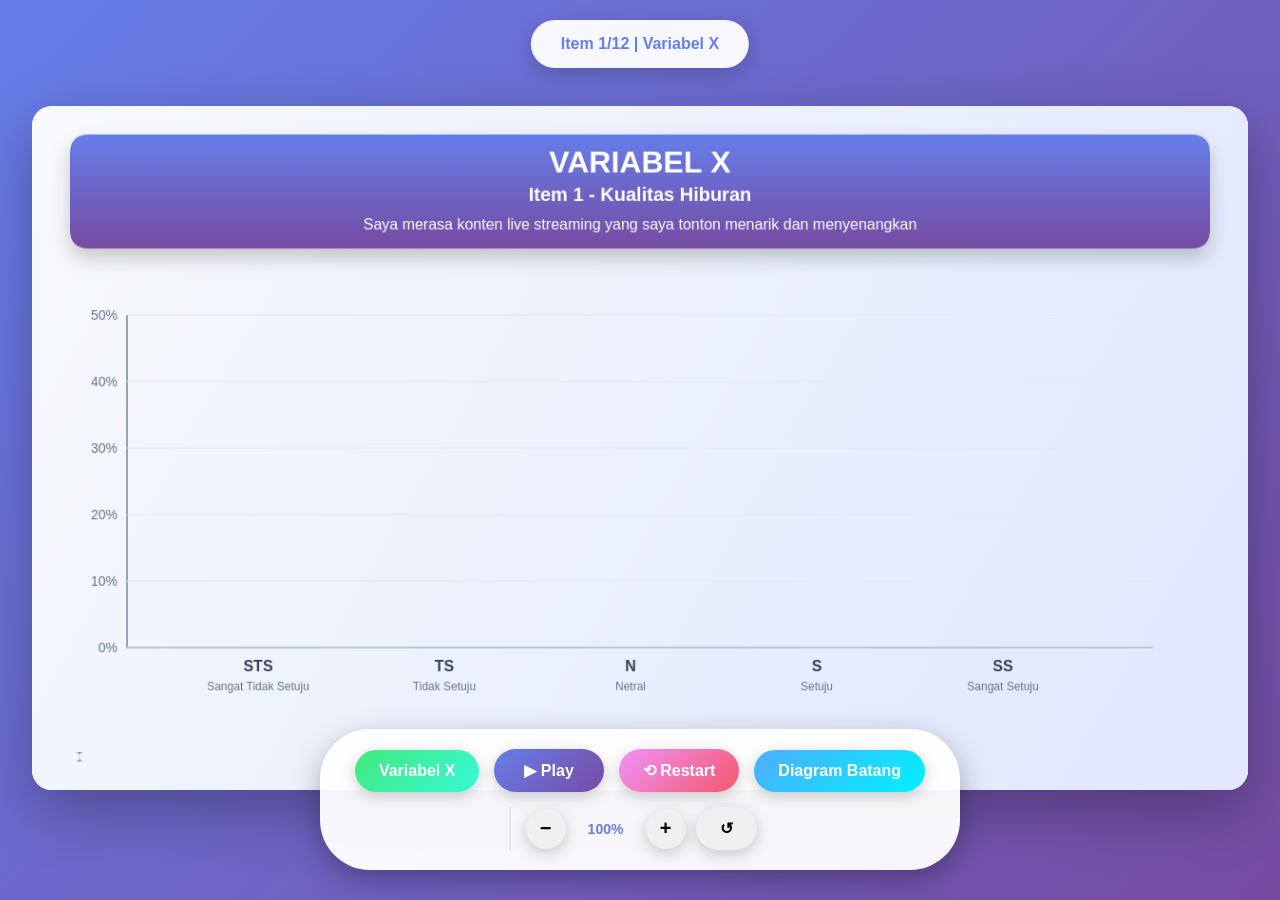
<file: statistik2.html>
<!DOCTYPE html>
<html lang="id">
<head>
    <meta charset="UTF-8">
    <meta name="viewport" content="width=device-width, initial-scale=1.0">
    <title>Video Animasi Data Penelitian</title>
    <style>
        * {
            margin: 0;
            padding: 0;
            box-sizing: border-box;
        }

        body {
            font-family: 'Segoe UI', Tahoma, Geneva, Verdana, sans-serif;
            background: linear-gradient(135deg, #667eea 0%, #764ba2 100%);
            overflow: hidden;
        }

        #videoContainer {
            width: 100vw;
            height: 100vh;
            display: flex;
            flex-direction: column;
            justify-content: center;
            align-items: center;
            position: relative;
            overflow: hidden;
        }

        #canvasWrapper {
            transition: transform 0.3s ease;
            transform-origin: center center;
        }

        #canvas {
            background: white;
            border-radius: 20px;
            box-shadow: 0 20px 60px rgba(0,0,0,0.3);
            max-width: 95vw;
            max-height: 95vh;
        }

        #controls {
            position: absolute;
            bottom: 30px;
            left: 50%;
            transform: translateX(-50%);
            background: rgba(255,255,255,0.95);
            padding: 20px 30px;
            border-radius: 50px;
            box-shadow: 0 10px 30px rgba(0,0,0,0.3);
            display: flex;
            gap: 15px;
            align-items: center;
            z-index: 100;
            flex-wrap: wrap;
            justify-content: center;
        }

        #zoomControls {
            display: flex;
            gap: 10px;
            align-items: center;
            padding: 0 15px;
            border-left: 2px solid #e5e7eb;
        }

        .zoom-btn {
            width: 40px;
            height: 40px;
            padding: 0;
            display: flex;
            align-items: center;
            justify-content: center;
            font-size: 20px;
        }

        #zoomLevel {
            font-size: 14px;
            font-weight: bold;
            color: #667eea;
            min-width: 60px;
            text-align: center;
        }

        button {
            padding: 12px 24px;
            border: none;
            border-radius: 25px;
            font-size: 16px;
            font-weight: bold;
            cursor: pointer;
            transition: all 0.3s;
            box-shadow: 0 4px 15px rgba(0,0,0,0.2);
        }

        #playPause {
            background: linear-gradient(135deg, #667eea 0%, #764ba2 100%);
            color: white;
            padding: 12px 30px;
        }

        #playPause:hover {
            transform: scale(1.05);
            box-shadow: 0 6px 20px rgba(102,126,234,0.4);
        }

        #restart {
            background: linear-gradient(135deg, #f093fb 0%, #f5576c 100%);
            color: white;
        }

        #restart:hover {
            transform: scale(1.05);
        }

        #chartToggle {
            background: linear-gradient(135deg, #4facfe 0%, #00f2fe 100%);
            color: white;
        }

        #chartToggle:hover {
            transform: scale(1.05);
        }

        #variableToggle {
            background: linear-gradient(135deg, #43e97b 0%, #38f9d7 100%);
            color: white;
        }

        #variableToggle:hover {
            transform: scale(1.05);
        }

        #progress {
            position: absolute;
            top: 20px;
            left: 50%;
            transform: translateX(-50%);
            background: rgba(255,255,255,0.95);
            padding: 15px 30px;
            border-radius: 30px;
            box-shadow: 0 5px 20px rgba(0,0,0,0.2);
            font-weight: bold;
            color: #667eea;
            z-index: 100;
        }

        .fade-in {
            animation: fadeIn 0.5s ease-in;
        }

        @keyframes fadeIn {
            from { opacity: 0; transform: translateY(20px); }
            to { opacity: 1; transform: translateY(0); }
        }
    </style>
</head>
<body>
    <div id="videoContainer">
        <div id="canvasWrapper">
            <canvas id="canvas"></canvas>
        </div>
        <div id="progress">Loading...</div>
        <div id="controls">
            <button id="variableToggle">Variabel X</button>
            <button id="playPause">▶ Play</button>
            <button id="restart">⟲ Restart</button>
            <button id="chartToggle">Diagram Batang</button>
            <div id="zoomControls">
                <button id="zoomOut" class="zoom-btn" title="Zoom Out">−</button>
                <span id="zoomLevel">100%</span>
                <button id="zoomIn" class="zoom-btn" title="Zoom In">+</button>
                <button id="zoomReset" title="Reset Zoom">↺</button>
            </div>
        </div>
    </div>

    <script>
        const canvas = document.getElementById('canvas');
        const ctx = canvas.getContext('2d');
        const canvasWrapper = document.getElementById('canvasWrapper');
        const playPauseBtn = document.getElementById('playPause');
        const restartBtn = document.getElementById('restart');
        const chartToggleBtn = document.getElementById('chartToggle');
        const variableToggleBtn = document.getElementById('variableToggle');
        const progressDiv = document.getElementById('progress');
        const zoomInBtn = document.getElementById('zoomIn');
        const zoomOutBtn = document.getElementById('zoomOut');
        const zoomResetBtn = document.getElementById('zoomReset');
        const zoomLevelSpan = document.getElementById('zoomLevel');

        canvas.width = 1280;
        canvas.height = 720;

        let isPlaying = false;
        let currentFrame = 0;
        let currentItem = 0;
        let chartType = 'bar'; // 'bar' or 'pie'
        let currentVariable = 'X';
        let animationProgress = 0;
        let zoomLevel = 1.0;
        const ZOOM_STEP = 0.1;
        const MIN_ZOOM = 0.5;
        const MAX_ZOOM = 2.0;

        const COLORS = ['#ef4444', '#f97316', '#fbbf24', '#22c55e', '#10b981'];
        const FRAME_DURATION = 180; // frames per item (3 seconds at 60fps)
        const TRANSITION_FRAMES = 30;

        const dataVariabelX = [
            { no: 1, dimensi: "Kualitas Hiburan", indikator: "Saya merasa konten live streaming yang saya tonton menarik dan menyenangkan", STS: 2.8, TS: 5, N: 28.9, S: 24.4, SS: 38.9 },
            { no: 2, dimensi: "Kualitas Hiburan", indikator: "Saya merasa isi live streaming yang saya tonton mampu menghibur saya", STS: 3.3, TS: 4.4, N: 22.2, S: 31.7, SS: 38.3 },
            { no: 3, dimensi: "Gaya Streamer", indikator: "Saya menikmati gaya berbicara atau cara streamer menyampaikan konten", STS: 3.9, TS: 6.7, N: 25, S: 25, SS: 39.4 },
            { no: 4, dimensi: "Kesesuaian Minat", indikator: "Saya merasa tema atau topik live streaming sesuai dengan minat saya", STS: 4.4, TS: 8.3, N: 26.7, S: 26.7, SS: 33.9 },
            { no: 5, dimensi: "Suasana Siaran", indikator: "Saya merasa live streaming yang saya tonton memiliki suasana yang seru dan tidak membosankan", STS: 3.9, TS: 3.3, N: 28.9, S: 28.9, SS: 35 },
            { no: 6, dimensi: "Suasana Siaran", indikator: "Saya menikmati kelucuan, spontanitas, atau tingkah laku menghibur dari streamer", STS: 1.7, TS: 4.4, N: 22.8, S: 26.1, SS: 45 },
            { no: 7, dimensi: "Kualitas Teknis", indikator: "Saya merasa kualitas gambar dan suara mendukung keseruan saat menonton", STS: 2.8, TS: 2.8, N: 26.1, S: 27.8, SS: 40.6 },
            { no: 8, dimensi: "Interaksi Siaran", indikator: "Saya merasa interaksi antara streamer dan penonton membuat suasana lebih hidup", STS: 1.7, TS: 4.4, N: 26.1, S: 27.2, SS: 40.6 },
            { no: 9, dimensi: "Suasana Positif", indikator: "Saya merasa streamer mampu menciptakan suasana yang positif selama siaran", STS: 1.7, TS: 6.1, N: 31.1, S: 25, SS: 36.1 },
            { no: 10, dimensi: "Dampak Emosional", indikator: "Saya merasa konten hiburan yang disajikan membuat saya betah menonton lebih lama", STS: 2.8, TS: 5, N: 29.4, S: 26.7, SS: 36.1 },
            { no: 11, dimensi: "Dampak Emosional", indikator: "Saya merasa live streaming yang saya tonton dapat menghilangkan rasa penat atau stress", STS: 2.2, TS: 4.4, N: 29.4, S: 29.4, SS: 34.4 },
            { no: 12, dimensi: "Ketertarikan Berulang", indikator: "Saya merasa konten hiburan yang saya tonton membuat saya ingin menonton kembali di lain waktu", STS: 2.8, TS: 8.9, N: 27.8, S: 30.6, SS: 30 }
        ];

        const dataVariabelY = [
            { no: 1, dimensi: "Loyalitas Menonton", indikator: "Saya sering menonton live streaming dari streamer yang sama", STS: 5.6, TS: 13.9, N: 32.2, S: 24.4, SS: 23.9 },
            { no: 2, dimensi: "Loyalitas Menonton", indikator: "Saya merasa terikat dengan streamer yang sering saya tonton", STS: 10.6, TS: 20, N: 35.6, S: 18.3, SS: 15.6 },
            { no: 3, dimensi: "Ketertarikan Platform", indikator: "Saya mengikuti akun streamer favorit di berbagai platform", STS: 11.7, TS: 13.9, N: 28.9, S: 30, SS: 15.6 },
            { no: 4, dimensi: "Antusiasme Siaran", indikator: "Saya menunggu jadwal siaran streamer favorit dengan antusias", STS: 11.7, TS: 20.6, N: 31.1, S: 20, SS: 16.7 },
            { no: 5, dimensi: "Antusiasme Siaran", indikator: "Saya merasa senang saat streamer favorit saya melakukan siaran langsung", STS: 5.6, TS: 6.1, N: 35.6, S: 29.4, SS: 23.3 },
            { no: 6, dimensi: "Interaksi Aktif", indikator: "Saya sering berinteraksi melalui komentar selama live streaming", STS: 13.9, TS: 16.7, N: 27.2, S: 23.3, SS: 18.9 },
            { no: 7, dimensi: "Dukungan Finansial", indikator: "Saya pernah memberikan dukungan berupa gift, donasi, atau bentuk lainnya saat menonton", STS: 26.1, TS: 15.6, N: 27.2, S: 17.2, SS: 13.9 },
            { no: 8, dimensi: "Dukungan Finansial", indikator: "Saya merasa tidak keberatan mengeluarkan sedikit uang untuk mendukung streamer favorit saya", STS: 22.8, TS: 14.4, N: 36.1, S: 16.1, SS: 10.6 },
            { no: 9, dimensi: "Dukungan Finansial", indikator: "Saya memberikan donasi sebagai bentuk apresiasi terhadap usaha streamer dalam menghibur", STS: 17.8, TS: 13.3, N: 31.1, S: 20, SS: 17.8 },
            { no: 10, dimensi: "Komitmen Dukungan", indikator: "Saya ingin membantu streamer favorit saya agar terus aktif membuat konten", STS: 7.2, TS: 10.6, N: 40, S: 23.9, SS: 18.3 },
            { no: 11, dimensi: "Komitmen Dukungan", indikator: "Saya tetap menonton dan mendukung streamer favorit meskipun ada banyak streamer baru", STS: 4.4, TS: 5.6, N: 32.8, S: 30, SS: 27.2 },
            { no: 12, dimensi: "Ketanggapan Sebagai Fans", indikator: "Saya merasa bangga bisa menjadi bagian dari penonton yang ikut mendukung streamer favorit saya", STS: 5.6, TS: 3.9, N: 41.7, S: 22.2, SS: 26.7 }
        ];

        
        let currentData = dataVariabelX;

        function updateZoom() {
            canvasWrapper.style.transform = `scale(${zoomLevel})`;
            zoomLevelSpan.textContent = Math.round(zoomLevel * 100) + '%';
        }

        function zoomIn() {
            if (zoomLevel < MAX_ZOOM) {
                zoomLevel = Math.min(zoomLevel + ZOOM_STEP, MAX_ZOOM);
                updateZoom();
            }
        }

        function zoomOut() {
            if (zoomLevel > MIN_ZOOM) {
                zoomLevel = Math.max(zoomLevel - ZOOM_STEP, MIN_ZOOM);
                updateZoom();
            }
        }

        function resetZoom() {
            zoomLevel = 1.0;
            updateZoom();
        }

        function easeInOutCubic(t) {
            return t < 0.5 ? 4 * t * t * t : 1 - Math.pow(-2 * t + 2, 3) / 2;
        }

        function drawBackground() {
            const gradient = ctx.createLinearGradient(0, 0, canvas.width, canvas.height);
            gradient.addColorStop(0, '#f8fafc');
            gradient.addColorStop(1, '#e0e7ff');
            ctx.fillStyle = gradient;
            ctx.fillRect(0, 0, canvas.width, canvas.height);
        }

        function drawTitle(item) {
            ctx.save();
            
            // Title background
            const titleGradient = ctx.createLinearGradient(0, 30, 0, 150);
            titleGradient.addColorStop(0, '#667eea');
            titleGradient.addColorStop(1, '#764ba2');
            ctx.fillStyle = titleGradient;
            ctx.shadowColor = 'rgba(0,0,0,0.2)';
            ctx.shadowBlur = 20;
            ctx.shadowOffsetY = 10;
            roundRect(ctx, 40, 30, canvas.width - 80, 120, 20);
            ctx.fill();
            ctx.shadowColor = 'transparent';

            // Title text
            ctx.fillStyle = 'white';
            ctx.font = 'bold 32px Arial';
            ctx.textAlign = 'center';
            ctx.fillText(`VARIABEL ${currentVariable}`, canvas.width / 2, 70);
            
            ctx.font = 'bold 20px Arial';
            ctx.fillText(`Item ${item.no} - ${item.dimensi}`, canvas.width / 2, 100);
            
            ctx.font = '16px Arial';
            const maxWidth = canvas.width - 120;
            const text = item.indikator;
            if (ctx.measureText(text).width > maxWidth) {
                const words = text.split(' ');
                let line = '';
                let y = 130;
                for (let word of words) {
                    const testLine = line + word + ' ';
                    if (ctx.measureText(testLine).width > maxWidth) {
                        ctx.fillText(line, canvas.width / 2, y);
                        line = word + ' ';
                        y += 20;
                    } else {
                        line = testLine;
                    }
                }
                ctx.fillText(line, canvas.width / 2, y);
            } else {
                ctx.fillText(text, canvas.width / 2, 130);
            }

            ctx.restore();
        }

        function roundRect(ctx, x, y, width, height, radius) {
            ctx.beginPath();
            ctx.moveTo(x + radius, y);
            ctx.lineTo(x + width - radius, y);
            ctx.quadraticCurveTo(x + width, y, x + width, y + radius);
            ctx.lineTo(x + width, y + height - radius);
            ctx.quadraticCurveTo(x + width, y + height, x + width - radius, y + height);
            ctx.lineTo(x + radius, y + height);
            ctx.quadraticCurveTo(x, y + height, x, y + height - radius);
            ctx.lineTo(x, y + radius);
            ctx.quadraticCurveTo(x, y, x + radius, y);
            ctx.closePath();
        }

        function drawBarChart(item, progress) {
            const data = [
                { name: 'STS', value: item.STS, label: 'Sangat Tidak Setuju' },
                { name: 'TS', value: item.TS, label: 'Tidak Setuju' },
                { name: 'N', value: item.N, label: 'Netral' },
                { name: 'S', value: item.S, label: 'Setuju' },
                { name: 'SS', value: item.SS, label: 'Sangat Setuju' }
            ];

            const chartX = 100;
            const chartY = 220;
            const chartWidth = canvas.width - 200;
            const chartHeight = 350;
            const barWidth = (chartWidth - 100) / 5;
            const maxValue = 50;

            // Draw axes
            ctx.strokeStyle = '#94a3b8';
            ctx.lineWidth = 2;
            ctx.beginPath();
            ctx.moveTo(chartX, chartY);
            ctx.lineTo(chartX, chartY + chartHeight);
            ctx.lineTo(chartX + chartWidth, chartY + chartHeight);
            ctx.stroke();

            // Draw grid
            ctx.strokeStyle = '#e2e8f0';
            ctx.lineWidth = 1;
            for (let i = 0; i <= 5; i++) {
                const y = chartY + chartHeight - (chartHeight * i / 5);
                ctx.beginPath();
                ctx.moveTo(chartX, y);
                ctx.lineTo(chartX + chartWidth, y);
                ctx.stroke();
                
                ctx.fillStyle = '#64748b';
                ctx.font = '14px Arial';
                ctx.textAlign = 'right';
                ctx.fillText((maxValue * i / 5).toFixed(0) + '%', chartX - 10, y + 5);
            }

            // Draw bars with animation
            data.forEach((d, i) => {
                const x = chartX + 50 + i * barWidth;
                const barHeight = (d.value / maxValue) * chartHeight * easeInOutCubic(progress);
                const y = chartY + chartHeight - barHeight;

                // Bar shadow
                ctx.shadowColor = 'rgba(0,0,0,0.2)';
                ctx.shadowBlur = 10;
                ctx.shadowOffsetY = 5;

                // Bar gradient
                const gradient = ctx.createLinearGradient(x, y, x, chartY + chartHeight);
                gradient.addColorStop(0, COLORS[i]);
                gradient.addColorStop(1, COLORS[i] + 'AA');
                ctx.fillStyle = gradient;
                
                roundRect(ctx, x, y, barWidth - 20, barHeight, 10);
                ctx.fill();

                ctx.shadowColor = 'transparent';

                // Value on top of bar
                if (progress > 0.5) {
                    ctx.fillStyle = '#1e293b';
                    ctx.font = 'bold 18px Arial';
                    ctx.textAlign = 'center';
                    ctx.fillText(d.value.toFixed(1) + '%', x + (barWidth - 20) / 2, y - 10);
                }

                // Label below bar
                ctx.fillStyle = '#334155';
                ctx.font = 'bold 16px Arial';
                ctx.textAlign = 'center';
                ctx.fillText(d.name, x + (barWidth - 20) / 2, chartY + chartHeight + 25);
                
                ctx.font = '12px Arial';
                ctx.fillStyle = '#64748b';
                const words = d.label.split(' ');
                let line = '';
                let yPos = chartY + chartHeight + 45;
                for (let word of words) {
                    const testLine = line + word + ' ';
                    if (ctx.measureText(testLine).width > barWidth - 10) {
                        ctx.fillText(line.trim(), x + (barWidth - 20) / 2, yPos);
                        line = word + ' ';
                        yPos += 15;
                    } else {
                        line = testLine;
                    }
                }
                ctx.fillText(line.trim(), x + (barWidth - 20) / 2, yPos);
            });
        }

        function drawPieChart(item, progress) {
            const data = [
                { name: 'STS', value: item.STS, label: 'Sangat Tidak Setuju' },
                { name: 'TS', value: item.TS, label: 'Tidak Setuju' },
                { name: 'N', value: item.N, label: 'Netral' },
                { name: 'S', value: item.S, label: 'Setuju' },
                { name: 'SS', value: item.SS, label: 'Sangat Setuju' }
            ];

            const total = data.reduce((sum, d) => sum + d.value, 0);
            const centerX = canvas.width / 2 - 150;
            const centerY = 400;
            const radius = 150;

            let startAngle = -Math.PI / 2;

            // Draw pie slices
            data.forEach((d, i) => {
                const sliceAngle = (d.value / total) * 2 * Math.PI * easeInOutCubic(progress);
                const endAngle = startAngle + sliceAngle;

                // Slice shadow
                ctx.save();
                ctx.shadowColor = 'rgba(0,0,0,0.3)';
                ctx.shadowBlur = 15;
                ctx.shadowOffsetX = 5;
                ctx.shadowOffsetY = 5;

                ctx.beginPath();
                ctx.moveTo(centerX, centerY);
                ctx.arc(centerX, centerY, radius, startAngle, endAngle);
                ctx.closePath();
                ctx.fillStyle = COLORS[i];
                ctx.fill();

                ctx.restore();

                // Label line and text
                if (progress > 0.7) {
                    const labelAngle = startAngle + sliceAngle / 2;
                    const labelX = centerX + Math.cos(labelAngle) * (radius + 40);
                    const labelY = centerY + Math.sin(labelAngle) * (radius + 40);

                    ctx.strokeStyle = COLORS[i];
                    ctx.lineWidth = 2;
                    ctx.beginPath();
                    ctx.moveTo(centerX + Math.cos(labelAngle) * radius, centerY + Math.sin(labelAngle) * radius);
                    ctx.lineTo(labelX, labelY);
                    ctx.stroke();

                    ctx.fillStyle = '#1e293b';
                    ctx.font = 'bold 16px Arial';
                    ctx.textAlign = labelX > centerX ? 'left' : 'right';
                    ctx.fillText(d.name + ': ' + d.value.toFixed(1) + '%', labelX + (labelX > centerX ? 10 : -10), labelY);
                }

                startAngle = endAngle;
            });

            // Draw legend
            const legendX = canvas.width / 2 + 100;
            const legendY = 250;
            data.forEach((d, i) => {
                const y = legendY + i * 50;

                // Legend color box
                ctx.fillStyle = COLORS[i];
                ctx.shadowColor = 'rgba(0,0,0,0.2)';
                ctx.shadowBlur = 5;
                roundRect(ctx, legendX, y, 30, 30, 5);
                ctx.fill();
                ctx.shadowColor = 'transparent';

                // Legend text
                ctx.fillStyle = '#1e293b';
                ctx.font = 'bold 16px Arial';
                ctx.textAlign = 'left';
                ctx.fillText(d.label, legendX + 45, y + 12);
                
                ctx.font = '14px Arial';
                ctx.fillStyle = '#64748b';
                ctx.fillText(d.value.toFixed(1) + '%', legendX + 45, y + 28);
            });
        }

        function drawFrame() {
            ctx.clearRect(0, 0, canvas.width, canvas.height);
            drawBackground();

            const item = currentData[currentItem];
            const frameInItem = currentFrame % FRAME_DURATION;
            const progress = Math.min(frameInItem / TRANSITION_FRAMES, 1);

            drawTitle(item);

            if (chartType === 'bar') {
                drawBarChart(item, progress);
            } else {
                drawPieChart(item, progress);
            }

            // Progress indicator
            ctx.fillStyle = 'rgba(102, 126, 234, 0.8)';
            const progressWidth = (canvas.width - 100) * ((currentItem * FRAME_DURATION + frameInItem) / (currentData.length * FRAME_DURATION));
            roundRect(ctx, 50, canvas.height - 40, progressWidth, 10, 5);
            ctx.fill();

            progressDiv.textContent = `Item ${currentItem + 1}/${currentData.length} | Variabel ${currentVariable}`;
        }

        function animate() {
            if (isPlaying) {
                drawFrame();
                currentFrame++;

                if (currentFrame >= FRAME_DURATION) {
                    currentFrame = 0;
                    currentItem++;
                    if (currentItem >= currentData.length) {
                        currentItem = 0;
                    }
                }

                requestAnimationFrame(animate);
            }
        }

        playPauseBtn.addEventListener('click', () => {
            isPlaying = !isPlaying;
            playPauseBtn.textContent = isPlaying ? '⏸ Pause' : '▶ Play';
            if (isPlaying) {
                animate();
            }
        });

        restartBtn.addEventListener('click', () => {
            currentFrame = 0;
            currentItem = 0;
            drawFrame();
        });

        chartToggleBtn.addEventListener('click', () => {
            chartType = chartType === 'bar' ? 'pie' : 'bar';
            chartToggleBtn.textContent = chartType === 'bar' ? 'Diagram Batang' : 'Diagram Lingkaran';
            drawFrame();
        });

        variableToggleBtn.addEventListener('click', () => {
            currentVariable = currentVariable === 'X' ? 'Y' : 'X';
            currentData = currentVariable === 'X' ? dataVariabelX : dataVariabelY;
            variableToggleBtn.textContent = `Variabel ${currentVariable}`;
            currentItem = 0;
            currentFrame = 0;
            drawFrame();
        });

        // Zoom controls
        zoomInBtn.addEventListener('click', zoomIn);
        zoomOutBtn.addEventListener('click', zoomOut);
        zoomResetBtn.addEventListener('click', resetZoom);

        // Keyboard shortcuts
        document.addEventListener('keydown', (e) => {
            if (e.key === '+' || e.key === '=') {
                e.preventDefault();
                zoomIn();
            } else if (e.key === '-' || e.key === '_') {
                e.preventDefault();
                zoomOut();
            } else if (e.key === '0') {
                e.preventDefault();
                resetZoom();
            } else if (e.key === ' ') {
                e.preventDefault();
                playPauseBtn.click();
            }
        });

        // Mouse wheel zoom
        canvasWrapper.addEventListener('wheel', (e) => {
            e.preventDefault();
            if (e.deltaY < 0) {
                zoomIn();
            } else {
                zoomOut();
            }
        });

        // Initial draw
        drawFrame();
        updateZoom();
    </script>
</body>
</html>
</file>
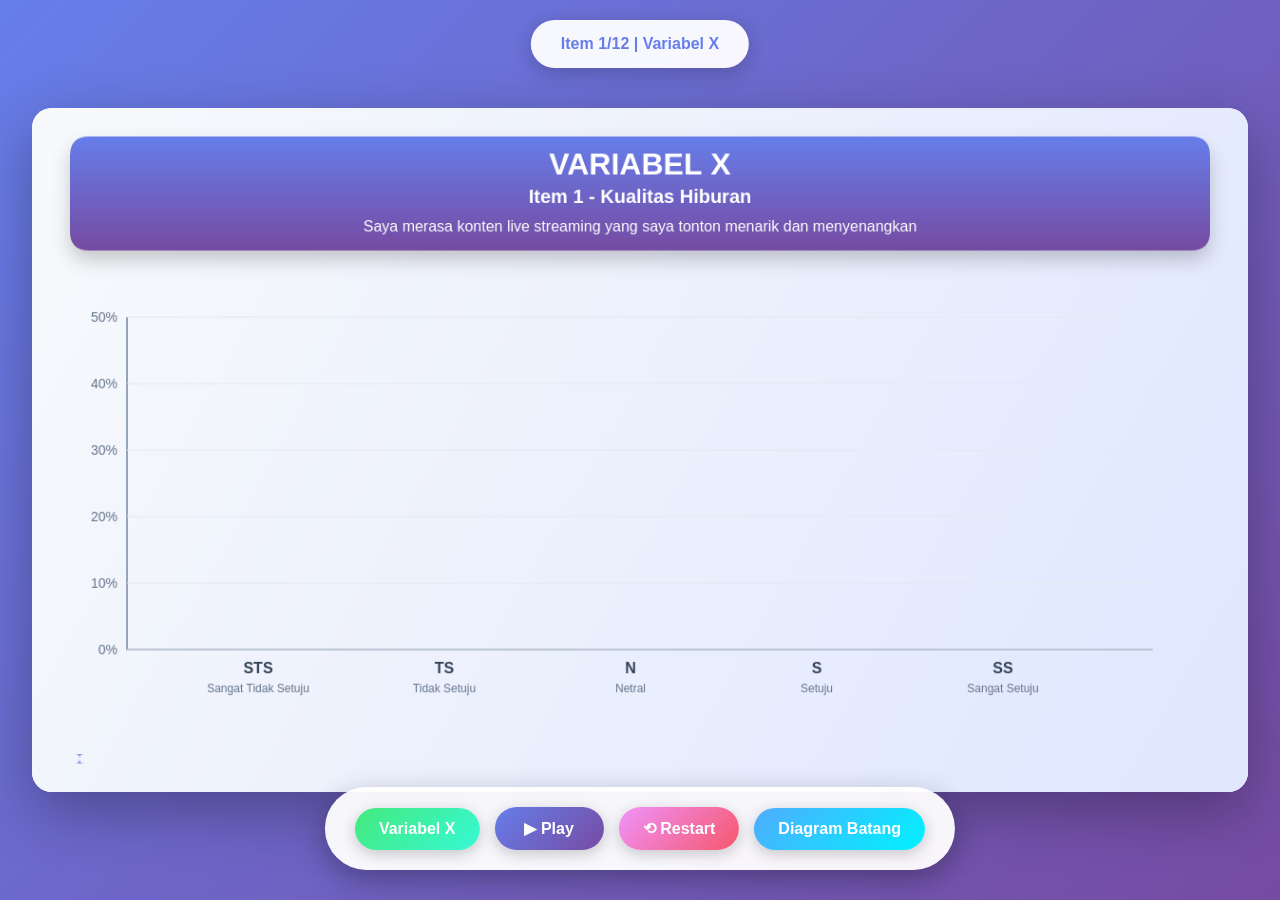
<file: tugas.html>
<!DOCTYPE html>
<html lang="id">
<head>
    <meta charset="UTF-8">
    <meta name="viewport" content="width=device-width, initial-scale=1.0">
    <title>Video Animasi Data Penelitian</title>
    <style>
        * {
            margin: 0;
            padding: 0;
            box-sizing: border-box;
        }

        body {
            font-family: 'Segoe UI', Tahoma, Geneva, Verdana, sans-serif;
            background: linear-gradient(135deg, #667eea 0%, #764ba2 100%);
            overflow: hidden;
        }

        #videoContainer {
            width: 100vw;
            height: 100vh;
            display: flex;
            flex-direction: column;
            justify-content: center;
            align-items: center;
            position: relative;
        }

        #canvas {
            background: white;
            border-radius: 20px;
            box-shadow: 0 20px 60px rgba(0,0,0,0.3);
            max-width: 95vw;
            max-height: 95vh;
        }

        #controls {
            position: absolute;
            bottom: 30px;
            left: 50%;
            transform: translateX(-50%);
            background: rgba(255,255,255,0.95);
            padding: 20px 30px;
            border-radius: 50px;
            box-shadow: 0 10px 30px rgba(0,0,0,0.3);
            display: flex;
            gap: 15px;
            align-items: center;
            z-index: 100;
        }

        button {
            padding: 12px 24px;
            border: none;
            border-radius: 25px;
            font-size: 16px;
            font-weight: bold;
            cursor: pointer;
            transition: all 0.3s;
            box-shadow: 0 4px 15px rgba(0,0,0,0.2);
        }

        #playPause {
            background: linear-gradient(135deg, #667eea 0%, #764ba2 100%);
            color: white;
            padding: 12px 30px;
        }

        #playPause:hover {
            transform: scale(1.05);
            box-shadow: 0 6px 20px rgba(102,126,234,0.4);
        }

        #restart {
            background: linear-gradient(135deg, #f093fb 0%, #f5576c 100%);
            color: white;
        }

        #restart:hover {
            transform: scale(1.05);
        }

        #chartToggle {
            background: linear-gradient(135deg, #4facfe 0%, #00f2fe 100%);
            color: white;
        }

        #chartToggle:hover {
            transform: scale(1.05);
        }

        #variableToggle {
            background: linear-gradient(135deg, #43e97b 0%, #38f9d7 100%);
            color: white;
        }

        #variableToggle:hover {
            transform: scale(1.05);
        }

        #progress {
            position: absolute;
            top: 20px;
            left: 50%;
            transform: translateX(-50%);
            background: rgba(255,255,255,0.95);
            padding: 15px 30px;
            border-radius: 30px;
            box-shadow: 0 5px 20px rgba(0,0,0,0.2);
            font-weight: bold;
            color: #667eea;
            z-index: 100;
        }

        .fade-in {
            animation: fadeIn 0.5s ease-in;
        }

        @keyframes fadeIn {
            from { opacity: 0; transform: translateY(20px); }
            to { opacity: 1; transform: translateY(0); }
        }
    </style>
</head>
<body>
    <div id="videoContainer">
        <canvas id="canvas"></canvas>
        <div id="progress">Loading...</div>
        <div id="controls">
            <button id="variableToggle">Variabel X</button>
            <button id="playPause">▶ Play</button>
            <button id="restart">⟲ Restart</button>
            <button id="chartToggle">Diagram Batang</button>
        </div>
    </div>

    <script>
        const canvas = document.getElementById('canvas');
        const ctx = canvas.getContext('2d');
        const playPauseBtn = document.getElementById('playPause');
        const restartBtn = document.getElementById('restart');
        const chartToggleBtn = document.getElementById('chartToggle');
        const variableToggleBtn = document.getElementById('variableToggle');
        const progressDiv = document.getElementById('progress');

        canvas.width = 1280;
        canvas.height = 720;

        let isPlaying = false;
        let currentFrame = 0;
        let currentItem = 0;
        let chartType = 'bar'; // 'bar' or 'pie'
        let currentVariable = 'X';
        let animationProgress = 0;

        const COLORS = ['#ef4444', '#f97316', '#fbbf24', '#22c55e', '#10b981'];
        const FRAME_DURATION = 180; // frames per item (3 seconds at 60fps)
        const TRANSITION_FRAMES = 30;

        const dataVariabelX = [
            { no: 1, dimensi: "Kualitas Hiburan", indikator: "Saya merasa konten live streaming yang saya tonton menarik dan menyenangkan", STS: 2.8, TS: 5, N: 28.9, S: 24.4, SS: 38.9 },
            { no: 2, dimensi: "Kualitas Hiburan", indikator: "Saya merasa isi live streaming yang saya tonton mampu menghibur saya", STS: 3.3, TS: 4.4, N: 22.2, S: 31.7, SS: 38.3 },
            { no: 3, dimensi: "Gaya Streamer", indikator: "Saya menikmati gaya berbicara atau cara streamer menyampaikan konten", STS: 3.9, TS: 6.7, N: 25, S: 25, SS: 39.4 },
            { no: 4, dimensi: "Kesesuaian Minat", indikator: "Saya merasa tema atau topik live streaming sesuai dengan minat saya", STS: 4.4, TS: 8.3, N: 26.7, S: 26.7, SS: 33.9 },
            { no: 5, dimensi: "Suasana Siaran", indikator: "Saya merasa live streaming yang saya tonton memiliki suasana yang seru dan tidak membosankan", STS: 3.9, TS: 3.3, N: 28.9, S: 28.9, SS: 35 },
            { no: 6, dimensi: "Suasana Siaran", indikator: "Saya menikmati kelucuan, spontanitas, atau tingkah laku menghibur dari streamer", STS: 1.7, TS: 4.4, N: 22.8, S: 26.1, SS: 45 },
            { no: 7, dimensi: "Kualitas Teknis", indikator: "Saya merasa kualitas gambar dan suara mendukung keseruan saat menonton", STS: 2.8, TS: 2.8, N: 26.1, S: 27.8, SS: 40.6 },
            { no: 8, dimensi: "Interaksi Siaran", indikator: "Saya merasa interaksi antara streamer dan penonton membuat suasana lebih hidup", STS: 1.7, TS: 4.4, N: 26.1, S: 27.2, SS: 40.6 },
            { no: 9, dimensi: "Suasana Positif", indikator: "Saya merasa streamer mampu menciptakan suasana yang positif selama siaran", STS: 1.7, TS: 6.1, N: 31.1, S: 25, SS: 36.1 },
            { no: 10, dimensi: "Dampak Emosional", indikator: "Saya merasa konten hiburan yang disajikan membuat saya betah menonton lebih lama", STS: 2.8, TS: 5, N: 29.4, S: 26.7, SS: 36.1 },
            { no: 11, dimensi: "Dampak Emosional", indikator: "Saya merasa live streaming yang saya tonton dapat menghilangkan rasa penat atau stress", STS: 2.2, TS: 4.4, N: 29.4, S: 29.4, SS: 34.4 },
            { no: 12, dimensi: "Ketertarikan Berulang", indikator: "Saya merasa konten hiburan yang saya tonton membuat saya ingin menonton kembali di lain waktu", STS: 2.8, TS: 8.9, N: 27.8, S: 30.6, SS: 30 }
        ];

        const dataVariabelY = [
            { no: 1, dimensi: "Loyalitas Menonton", indikator: "Saya sering menonton live streaming dari streamer yang sama", STS: 5.6, TS: 13.9, N: 32.2, S: 24.4, SS: 23.9 },
            { no: 2, dimensi: "Loyalitas Menonton", indikator: "Saya merasa terikat dengan streamer yang sering saya tonton", STS: 10.6, TS: 20, N: 35.6, S: 18.3, SS: 15.6 },
            { no: 3, dimensi: "Ketertarikan Platform", indikator: "Saya mengikuti akun streamer favorit di berbagai platform", STS: 11.7, TS: 13.9, N: 28.9, S: 30, SS: 15.6 },
            { no: 4, dimensi: "Antusiasme Siaran", indikator: "Saya menunggu jadwal siaran streamer favorit dengan antusias", STS: 11.7, TS: 20.6, N: 31.1, S: 20, SS: 16.7 },
            { no: 5, dimensi: "Antusiasme Siaran", indikator: "Saya merasa senang saat streamer favorit saya melakukan siaran langsung", STS: 5.6, TS: 6.1, N: 35.6, S: 29.4, SS: 23.3 },
            { no: 6, dimensi: "Interaksi Aktif", indikator: "Saya sering berinteraksi melalui komentar selama live streaming", STS: 13.9, TS: 16.7, N: 27.2, S: 23.3, SS: 18.9 },
            { no: 7, dimensi: "Dukungan Finansial", indikator: "Saya pernah memberikan dukungan berupa gift, donasi, atau bentuk lainnya saat menonton", STS: 26.1, TS: 15.6, N: 27.2, S: 17.2, SS: 13.9 },
            { no: 8, dimensi: "Dukungan Finansial", indikator: "Saya merasa tidak keberatan mengeluarkan sedikit uang untuk mendukung streamer favorit saya", STS: 22.8, TS: 14.4, N: 36.1, S: 16.1, SS: 10.6 },
            { no: 9, dimensi: "Dukungan Finansial", indikator: "Saya memberikan donasi sebagai bentuk apresiasi terhadap usaha streamer dalam menghibur", STS: 17.8, TS: 13.3, N: 31.1, S: 20, SS: 17.8 },
            { no: 10, dimensi: "Komitmen Dukungan", indikator: "Saya ingin membantu streamer favorit saya agar terus aktif membuat konten", STS: 7.2, TS: 10.6, N: 40, S: 23.9, SS: 18.3 },
            { no: 11, dimensi: "Komitmen Dukungan", indikator: "Saya tetap menonton dan mendukung streamer favorit meskipun ada banyak streamer baru", STS: 4.4, TS: 5.6, N: 32.8, S: 30, SS: 27.2 },
            { no: 12, dimensi: "Ketanggapan Sebagai Fans", indikator: "Saya merasa bangga bisa menjadi bagian dari penonton yang ikut mendukung streamer favorit saya", STS: 5.6, TS: 3.9, N: 41.7, S: 22.2, SS: 26.7 }
        ];

        let currentData = dataVariabelX;

        function easeInOutCubic(t) {
            return t < 0.5 ? 4 * t * t * t : 1 - Math.pow(-2 * t + 2, 3) / 2;
        }

        function drawBackground() {
            const gradient = ctx.createLinearGradient(0, 0, canvas.width, canvas.height);
            gradient.addColorStop(0, '#f8fafc');
            gradient.addColorStop(1, '#e0e7ff');
            ctx.fillStyle = gradient;
            ctx.fillRect(0, 0, canvas.width, canvas.height);
        }

        function drawTitle(item) {
            ctx.save();
            
            // Title background
            const titleGradient = ctx.createLinearGradient(0, 30, 0, 150);
            titleGradient.addColorStop(0, '#667eea');
            titleGradient.addColorStop(1, '#764ba2');
            ctx.fillStyle = titleGradient;
            ctx.shadowColor = 'rgba(0,0,0,0.2)';
            ctx.shadowBlur = 20;
            ctx.shadowOffsetY = 10;
            roundRect(ctx, 40, 30, canvas.width - 80, 120, 20);
            ctx.fill();
            ctx.shadowColor = 'transparent';

            // Title text
            ctx.fillStyle = 'white';
            ctx.font = 'bold 32px Arial';
            ctx.textAlign = 'center';
            ctx.fillText(`VARIABEL ${currentVariable}`, canvas.width / 2, 70);
            
            ctx.font = 'bold 20px Arial';
            ctx.fillText(`Item ${item.no} - ${item.dimensi}`, canvas.width / 2, 100);
            
            ctx.font = '16px Arial';
            const maxWidth = canvas.width - 120;
            const text = item.indikator;
            if (ctx.measureText(text).width > maxWidth) {
                const words = text.split(' ');
                let line = '';
                let y = 130;
                for (let word of words) {
                    const testLine = line + word + ' ';
                    if (ctx.measureText(testLine).width > maxWidth) {
                        ctx.fillText(line, canvas.width / 2, y);
                        line = word + ' ';
                        y += 20;
                    } else {
                        line = testLine;
                    }
                }
                ctx.fillText(line, canvas.width / 2, y);
            } else {
                ctx.fillText(text, canvas.width / 2, 130);
            }

            ctx.restore();
        }

        function roundRect(ctx, x, y, width, height, radius) {
            ctx.beginPath();
            ctx.moveTo(x + radius, y);
            ctx.lineTo(x + width - radius, y);
            ctx.quadraticCurveTo(x + width, y, x + width, y + radius);
            ctx.lineTo(x + width, y + height - radius);
            ctx.quadraticCurveTo(x + width, y + height, x + width - radius, y + height);
            ctx.lineTo(x + radius, y + height);
            ctx.quadraticCurveTo(x, y + height, x, y + height - radius);
            ctx.lineTo(x, y + radius);
            ctx.quadraticCurveTo(x, y, x + radius, y);
            ctx.closePath();
        }

        function drawBarChart(item, progress) {
            const data = [
                { name: 'STS', value: item.STS, label: 'Sangat Tidak Setuju' },
                { name: 'TS', value: item.TS, label: 'Tidak Setuju' },
                { name: 'N', value: item.N, label: 'Netral' },
                { name: 'S', value: item.S, label: 'Setuju' },
                { name: 'SS', value: item.SS, label: 'Sangat Setuju' }
            ];

            const chartX = 100;
            const chartY = 220;
            const chartWidth = canvas.width - 200;
            const chartHeight = 350;
            const barWidth = (chartWidth - 100) / 5;
            const maxValue = 50;

            // Draw axes
            ctx.strokeStyle = '#94a3b8';
            ctx.lineWidth = 2;
            ctx.beginPath();
            ctx.moveTo(chartX, chartY);
            ctx.lineTo(chartX, chartY + chartHeight);
            ctx.lineTo(chartX + chartWidth, chartY + chartHeight);
            ctx.stroke();

            // Draw grid
            ctx.strokeStyle = '#e2e8f0';
            ctx.lineWidth = 1;
            for (let i = 0; i <= 5; i++) {
                const y = chartY + chartHeight - (chartHeight * i / 5);
                ctx.beginPath();
                ctx.moveTo(chartX, y);
                ctx.lineTo(chartX + chartWidth, y);
                ctx.stroke();
                
                ctx.fillStyle = '#64748b';
                ctx.font = '14px Arial';
                ctx.textAlign = 'right';
                ctx.fillText((maxValue * i / 5).toFixed(0) + '%', chartX - 10, y + 5);
            }

            // Draw bars with animation
            data.forEach((d, i) => {
                const x = chartX + 50 + i * barWidth;
                const barHeight = (d.value / maxValue) * chartHeight * easeInOutCubic(progress);
                const y = chartY + chartHeight - barHeight;

                // Bar shadow
                ctx.shadowColor = 'rgba(0,0,0,0.2)';
                ctx.shadowBlur = 10;
                ctx.shadowOffsetY = 5;

                // Bar gradient
                const gradient = ctx.createLinearGradient(x, y, x, chartY + chartHeight);
                gradient.addColorStop(0, COLORS[i]);
                gradient.addColorStop(1, COLORS[i] + 'AA');
                ctx.fillStyle = gradient;
                
                roundRect(ctx, x, y, barWidth - 20, barHeight, 10);
                ctx.fill();

                ctx.shadowColor = 'transparent';

                // Value on top of bar
                if (progress > 0.5) {
                    ctx.fillStyle = '#1e293b';
                    ctx.font = 'bold 18px Arial';
                    ctx.textAlign = 'center';
                    ctx.fillText(d.value.toFixed(1) + '%', x + (barWidth - 20) / 2, y - 10);
                }

                // Label below bar
                ctx.fillStyle = '#334155';
                ctx.font = 'bold 16px Arial';
                ctx.textAlign = 'center';
                ctx.fillText(d.name, x + (barWidth - 20) / 2, chartY + chartHeight + 25);
                
                ctx.font = '12px Arial';
                ctx.fillStyle = '#64748b';
                const words = d.label.split(' ');
                let line = '';
                let yPos = chartY + chartHeight + 45;
                for (let word of words) {
                    const testLine = line + word + ' ';
                    if (ctx.measureText(testLine).width > barWidth - 10) {
                        ctx.fillText(line.trim(), x + (barWidth - 20) / 2, yPos);
                        line = word + ' ';
                        yPos += 15;
                    } else {
                        line = testLine;
                    }
                }
                ctx.fillText(line.trim(), x + (barWidth - 20) / 2, yPos);
            });
        }

        function drawPieChart(item, progress) {
            const data = [
                { name: 'STS', value: item.STS, label: 'Sangat Tidak Setuju' },
                { name: 'TS', value: item.TS, label: 'Tidak Setuju' },
                { name: 'N', value: item.N, label: 'Netral' },
                { name: 'S', value: item.S, label: 'Setuju' },
                { name: 'SS', value: item.SS, label: 'Sangat Setuju' }
            ];

            const total = data.reduce((sum, d) => sum + d.value, 0);
            const centerX = canvas.width / 2 - 150;
            const centerY = 400;
            const radius = 150;

            let startAngle = -Math.PI / 2;

            // Draw pie slices
            data.forEach((d, i) => {
                const sliceAngle = (d.value / total) * 2 * Math.PI * easeInOutCubic(progress);
                const endAngle = startAngle + sliceAngle;

                // Slice shadow
                ctx.save();
                ctx.shadowColor = 'rgba(0,0,0,0.3)';
                ctx.shadowBlur = 15;
                ctx.shadowOffsetX = 5;
                ctx.shadowOffsetY = 5;

                ctx.beginPath();
                ctx.moveTo(centerX, centerY);
                ctx.arc(centerX, centerY, radius, startAngle, endAngle);
                ctx.closePath();
                ctx.fillStyle = COLORS[i];
                ctx.fill();

                ctx.restore();

                // Label line and text
                if (progress > 0.7) {
                    const labelAngle = startAngle + sliceAngle / 2;
                    const labelX = centerX + Math.cos(labelAngle) * (radius + 40);
                    const labelY = centerY + Math.sin(labelAngle) * (radius + 40);

                    ctx.strokeStyle = COLORS[i];
                    ctx.lineWidth = 2;
                    ctx.beginPath();
                    ctx.moveTo(centerX + Math.cos(labelAngle) * radius, centerY + Math.sin(labelAngle) * radius);
                    ctx.lineTo(labelX, labelY);
                    ctx.stroke();

                    ctx.fillStyle = '#1e293b';
                    ctx.font = 'bold 16px Arial';
                    ctx.textAlign = labelX > centerX ? 'left' : 'right';
                    ctx.fillText(d.name + ': ' + d.value.toFixed(1) + '%', labelX + (labelX > centerX ? 10 : -10), labelY);
                }

                startAngle = endAngle;
            });

            // Draw legend
            const legendX = canvas.width / 2 + 100;
            const legendY = 250;
            data.forEach((d, i) => {
                const y = legendY + i * 50;

                // Legend color box
                ctx.fillStyle = COLORS[i];
                ctx.shadowColor = 'rgba(0,0,0,0.2)';
                ctx.shadowBlur = 5;
                roundRect(ctx, legendX, y, 30, 30, 5);
                ctx.fill();
                ctx.shadowColor = 'transparent';

                // Legend text
                ctx.fillStyle = '#1e293b';
                ctx.font = 'bold 16px Arial';
                ctx.textAlign = 'left';
                ctx.fillText(d.label, legendX + 45, y + 12);
                
                ctx.font = '14px Arial';
                ctx.fillStyle = '#64748b';
                ctx.fillText(d.value.toFixed(1) + '%', legendX + 45, y + 28);
            });
        }

        function drawFrame() {
            ctx.clearRect(0, 0, canvas.width, canvas.height);
            drawBackground();

            const item = currentData[currentItem];
            const frameInItem = currentFrame % FRAME_DURATION;
            const progress = Math.min(frameInItem / TRANSITION_FRAMES, 1);

            drawTitle(item);

            if (chartType === 'bar') {
                drawBarChart(item, progress);
            } else {
                drawPieChart(item, progress);
            }

            // Progress indicator
            ctx.fillStyle = 'rgba(102, 126, 234, 0.8)';
            const progressWidth = (canvas.width - 100) * ((currentItem * FRAME_DURATION + frameInItem) / (currentData.length * FRAME_DURATION));
            roundRect(ctx, 50, canvas.height - 40, progressWidth, 10, 5);
            ctx.fill();

            progressDiv.textContent = `Item ${currentItem + 1}/${currentData.length} | Variabel ${currentVariable}`;
        }

        function animate() {
            if (isPlaying) {
                drawFrame();
                currentFrame++;

                if (currentFrame >= FRAME_DURATION) {
                    currentFrame = 0;
                    currentItem++;
                    if (currentItem >= currentData.length) {
                        currentItem = 0;
                    }
                }

                requestAnimationFrame(animate);
            }
        }

        playPauseBtn.addEventListener('click', () => {
            isPlaying = !isPlaying;
            playPauseBtn.textContent = isPlaying ? '⏸ Pause' : '▶ Play';
            if (isPlaying) {
                animate();
            }
        });

        restartBtn.addEventListener('click', () => {
            currentFrame = 0;
            currentItem = 0;
            drawFrame();
        });

        chartToggleBtn.addEventListener('click', () => {
            chartType = chartType === 'bar' ? 'pie' : 'bar';
            chartToggleBtn.textContent = chartType === 'bar' ? 'Diagram Batang' : 'Diagram Lingkaran';
            drawFrame();
        });

        variableToggleBtn.addEventListener('click', () => {
            currentVariable = currentVariable === 'X' ? 'Y' : 'X';
            currentData = currentVariable === 'X' ? dataVariabelX : dataVariabelY;
            variableToggleBtn.textContent = `Variabel ${currentVariable}`;
            currentItem = 0;
            currentFrame = 0;
            drawFrame();
        });

        // Initial draw
        drawFrame();
    </script>
</body>
</html>
</file>
<file: style2.css>
body {
    font-family : Verdana, Geneva, Tahoma, sans-serif;
    font-size: 2em;
}
</file>
